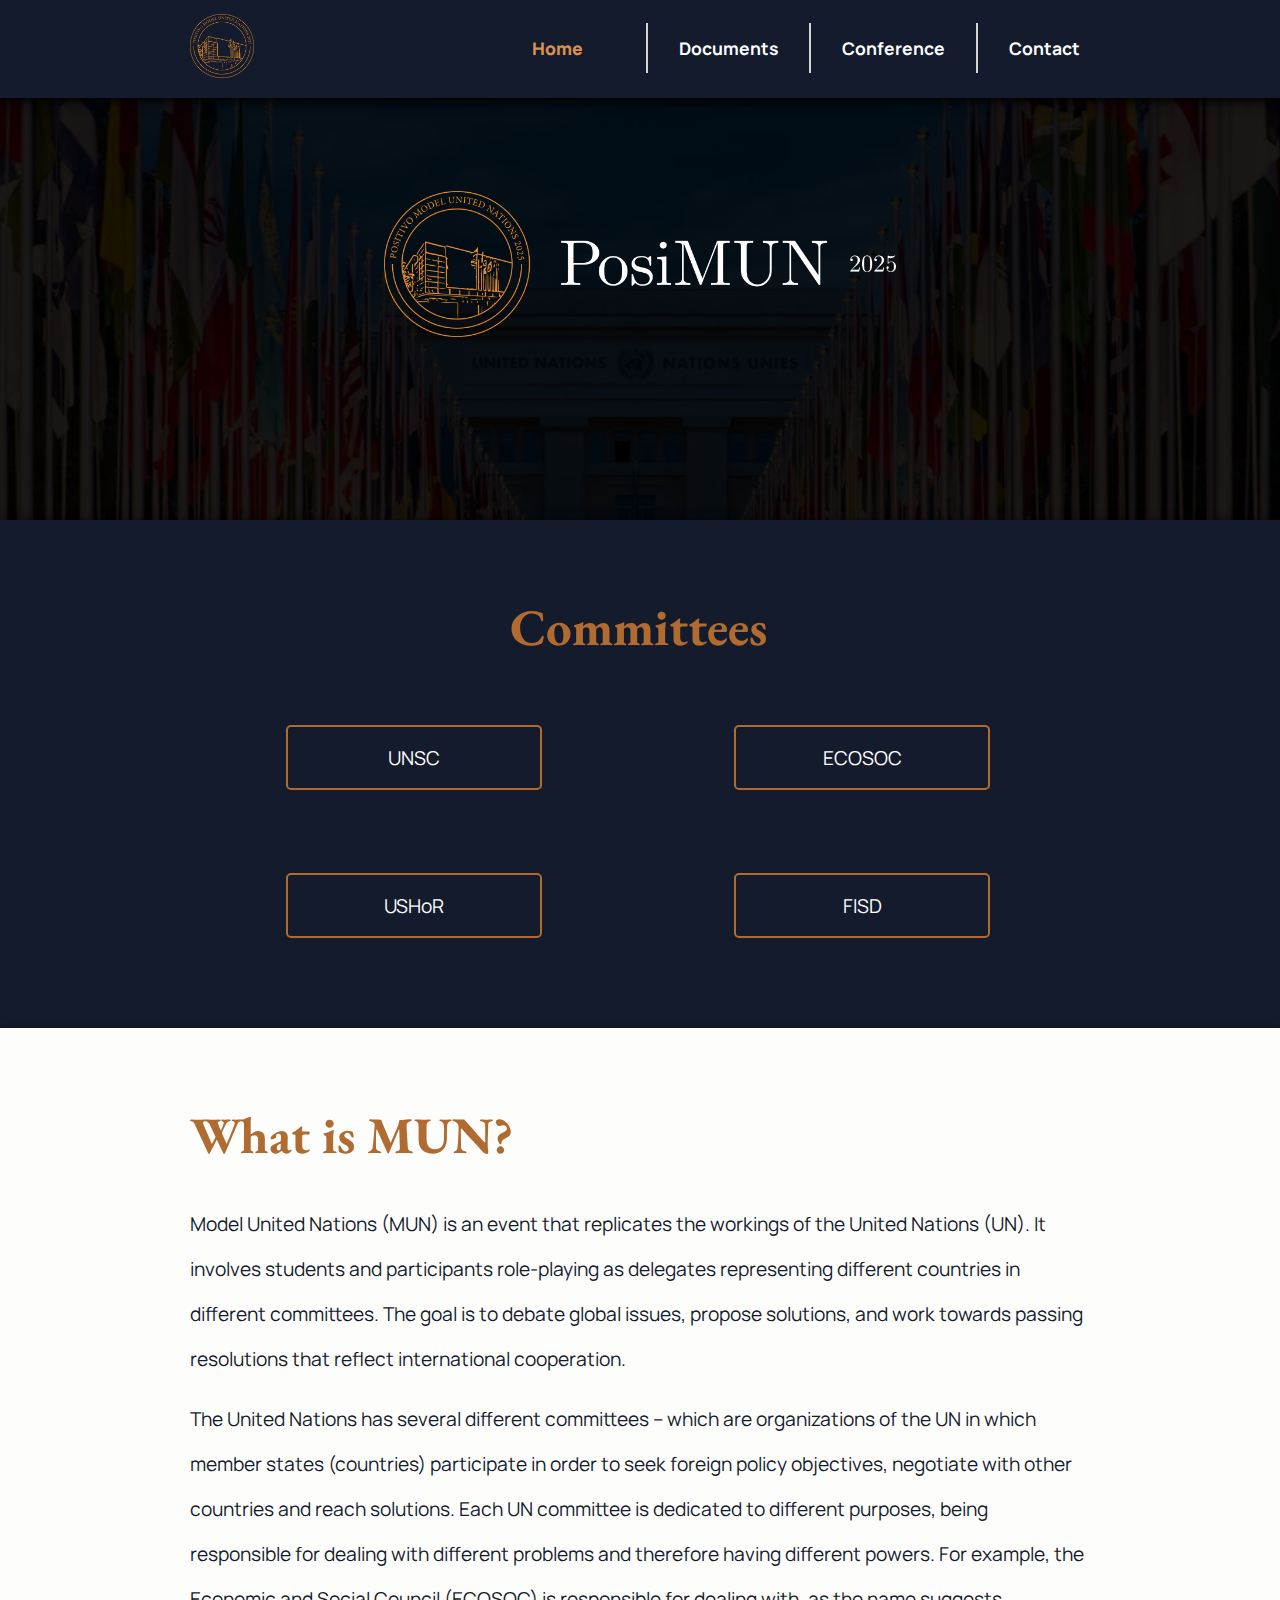
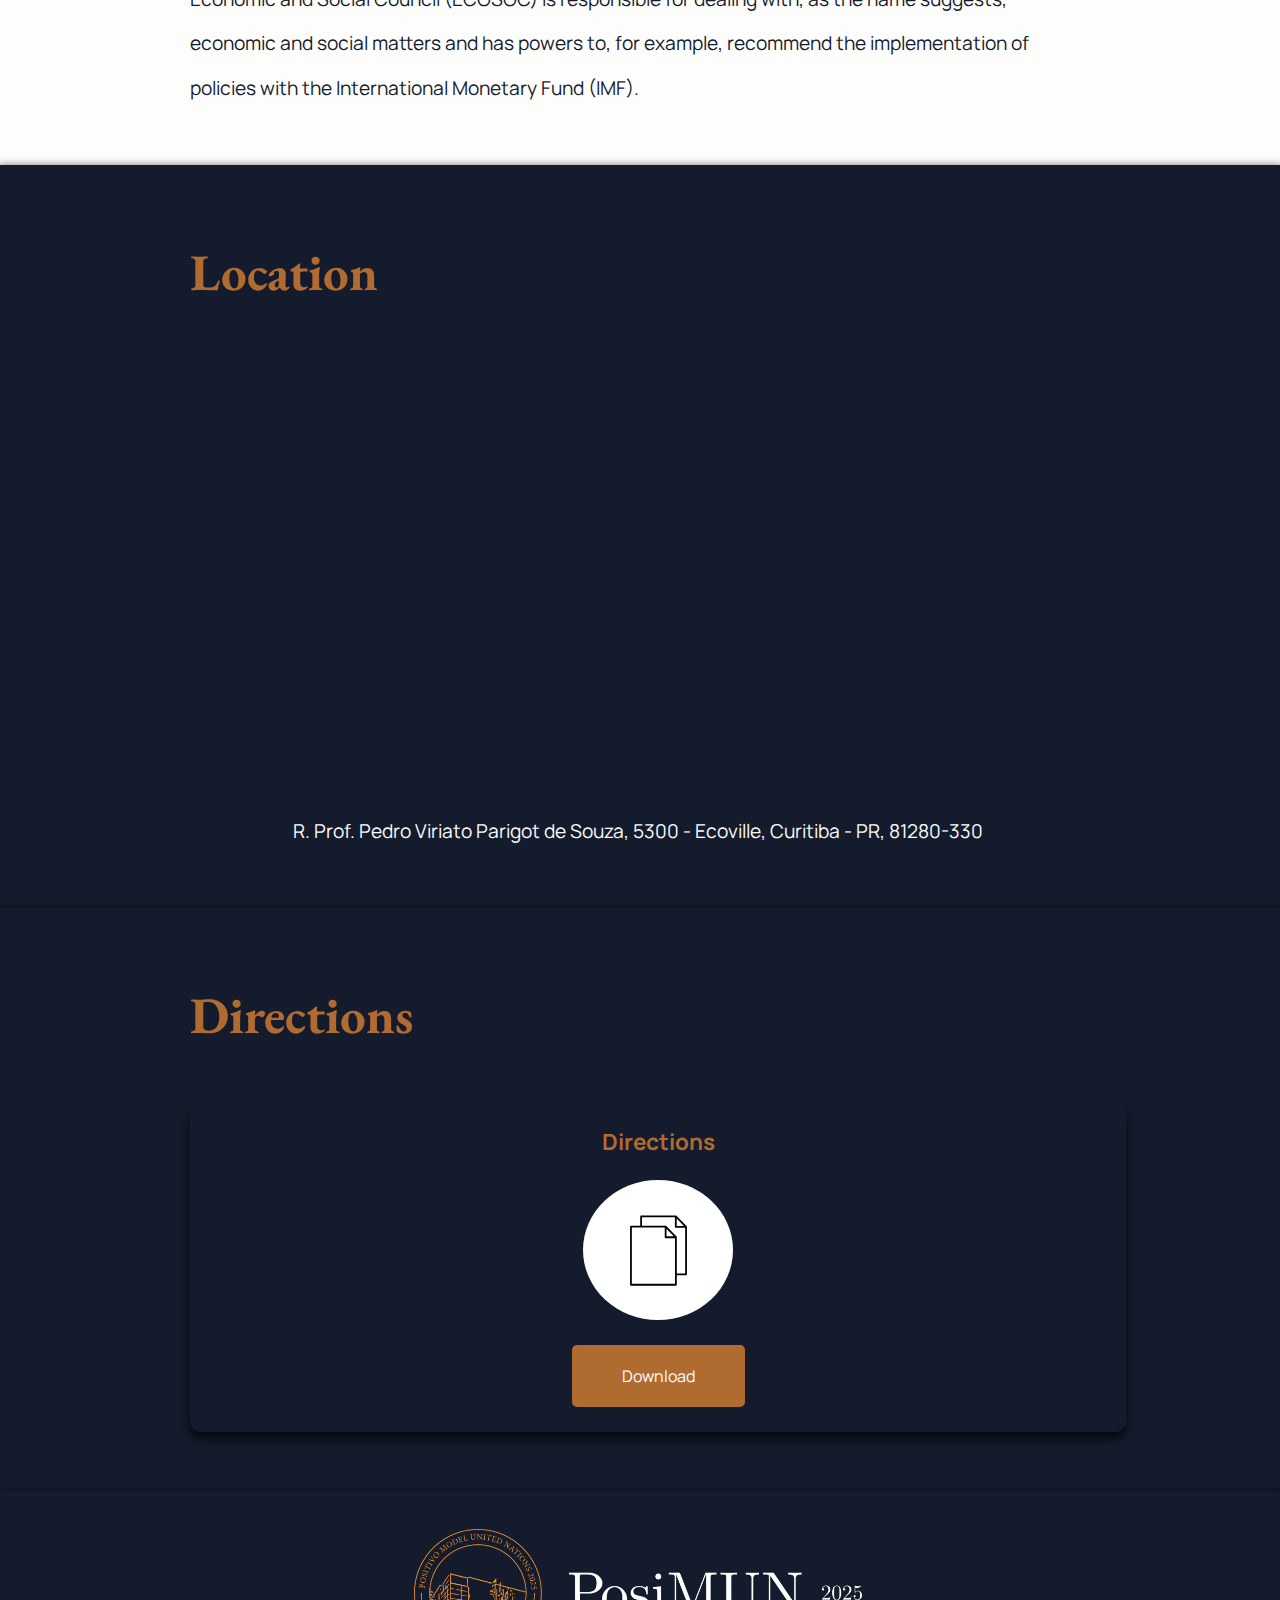
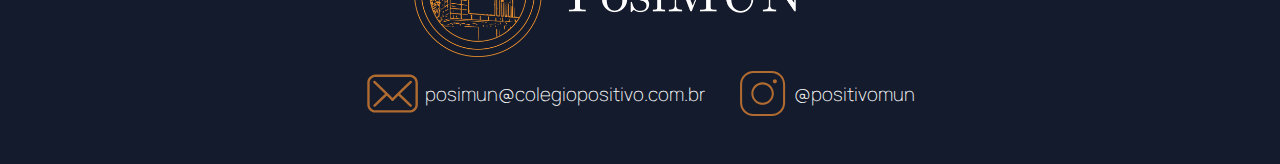
<file: index.html>
<!DOCTYPE html>
<html lang="en">
<head>
   <meta charset="UTF-8">
   <meta name="viewport" content="width=device-width, initial-scale=1.0">
   <title>PosiMUN</title>
   <link rel="stylesheet" type="text/css" href="stylesheet.css">
   <link rel="icon" type="image/x-icon" href="logo-círculo-transparente.png">
   <link rel="preconnect" href="https://fonts.googleapis.com">
   <link rel="preconnect" href="https://fonts.gstatic.com" crossorigin>
   <link href="https://fonts.googleapis.com/css2?family=Chokokutai&family=Cormorant:ital,wght@0,300..700;1,300..700&family=EB+Garamond:ital,wght@0,400..800;1,400..800&family=Kanit:ital,wght@0,100;0,200;0,300;0,400;0,500;0,600;0,700;0,800;0,900;1,100;1,200;1,300;1,400;1,500;1,600;1,700;1,800;1,900&family=Manrope:wght@200..800&family=Nunito+Sans:ital,opsz,wght@0,6..12,200..1000;1,6..12,200..1000&family=Raleway:ital,wght@0,100..900;1,100..900&display=swap" rel="stylesheet">
   <link rel="preconnect" href="https://fonts.googleapis.com">
<link rel="preconnect" href="https://fonts.gstatic.com" crossorigin>
<link href="https://fonts.googleapis.com/css2?family=Chokokutai&family=Cormorant:ital,wght@0,300..700;1,300..700&family=EB+Garamond:ital,wght@0,400..800;1,400..800&family=Kanit:ital,wght@0,100;0,200;0,300;0,400;0,500;0,600;0,700;0,800;0,900;1,100;1,200;1,300;1,400;1,500;1,600;1,700;1,800;1,900&family=Manrope:wght@200..800&family=Nunito+Sans:ital,opsz,wght@0,6..12,200..1000;1,6..12,200..1000&family=Raleway:ital,wght@0,100..900;1,100..900&display=swap" rel="stylesheet">
</head>
<body class="body_frontpage">
   <div class="header_parent">
       <div class="header">
           <div class="logo">
               <a href="index.html">
                   <img src="logo-círculo-transparente.png" alt="PosiMUN" class="PosiMUN_logo_círculo">
               </a> 
           </div>
           <div class="buttons">
               <div>
                   <a href="index.html">
                       <button class="home">
                           Home
                       </button>
                    </a>
                   <a href="Documents.html">
                       <button class="button">
                           Documents
                       </button>
                   </a>
                   <a href="Conference.html">
                       <button class="button">
                            Conference
                       </button>
                   </a>
                   <a href="#rodapé">
                    <button class="resources">
                         Contact
                    </button>
                </a>
               </div>
           </div>
       </div>
   </div>
   <div class="title_parent">
       <img src="logo-transparente2.png" alt="PosiMUN" class="PosiMUN_logo_title">
   </div>
   <div class="conteudo_1_parent">
       <div class="conteudo_1">
           <div class="title_conteudo_1">
               <h1>
                   Committees
               </h1>
           </div>
           <div class="committee_buttons">
               <div>
                   <a href="UNSC.html">
                        <button class="committee">
                           UNSC
                        </button>
                   </a>
               </div>
               <div>
                    <a href="ECOSOC.html">
                        <button class="committee">
                            ECOSOC
                        </button>
                    </a>
               </div>
           </div>
           <div class="committee_buttons">
               <div>
                    <a href="USHoR.html">
                        <button class="committee">
                            USHoR
                        </button>
                    </a>
               </div>
               <div>
                    <a href="FISD.html">
                        <button class="committee">
                                FISD
                        </button>
                    </a>
               </div>
           </div>
       </div>
   </div>
   <div class="conteudo_2_parent">
       <div class="conteudo_2">
           <div class="title_conteudo_2">
               <h1>
                What is MUN?
               </h1>
           </div>
           <div class="conteudo_conteudo_2">
               <h2>
                Model United Nations (MUN) is an event that replicates the workings of the United Nations (UN). It involves students and participants role-playing as delegates representing different countries in different committees. The goal is to debate global issues, propose solutions, and work towards passing resolutions that reflect international cooperation.
                </h2>
                <h2>

                </h2>
                <h2>
                The United Nations has several different committees – which are organizations of the UN in which member states (countries) participate in order to seek foreign policy objectives, negotiate with other countries and reach solutions. Each UN committee is dedicated to different purposes, being responsible for dealing with different problems and therefore having different powers. For example, the Economic and Social Council (ECOSOC) is responsible for dealing with, as the name suggests, economic and social matters and has powers to, for example, recommend the implementation of policies with the International Monetary Fund (IMF). 
                </h2>
           </div>
       </div>
   </div>
   <div class="conteudo_3_parent">
       <div class="conteudo_3">
           <div class="title_conteudo_3">
               <h1>
                   Location
               </h1>
           </div>
           <div>
               <div class="conteudo_conteudo_3">
                   <div>
                       <iframe src="https://www.google.com/maps/embed?pb=!1m18!1m12!1m3!1d3842.0578418834566!2d-49.36284702424747!3d-25.44465443347238!2m3!1f0!2f0!3f0!3m2!1i1024!2i768!4f13.1!3m3!1m2!1s0x94dce2038dfe1843%3A0x4f9895f99ccd86d0!2sPositivo%20International%20School!5e1!3m2!1spt-BR!2sbr!4v1730917500591!5m2!1spt-BR!2sbr" width="600" height="450" style="border:0;" allowfullscreen="" loading="lazy" referrerpolicy="no-referrer-when-downgrade" class="maps"></iframe>
                   </div>
                   <div>
                       <h2>
                           R. Prof. Pedro Viriato Parigot de Souza, 5300 - Ecoville, Curitiba - PR, 81280-330
                       </h2>
                   </div>
               </div>
           </div>
       </div>
   </div>
   <div class="conteudo_3_parent">
    <div class="conteudo_3">
        <div class="title_conteudo_3">
            <h1>
                Directions
            </h1>
        </div>
        <div>
            <div class="conteudo_conteudo_3">
                <div class="download_parent">
                    <div class="download_rop">
                        <div class="rop">
                            <h2>Directions</h2>
                            <div class="logo_circular">
                                <?xml version="1.0" ?><svg data-name="Layer 1" id="Layer_1" viewBox="0 0 512 512" xmlns="http://www.w3.org/2000/svg"><title/><path d="M450.19,94.35c0-.13,0-.27,0-.4s0-.16,0-.25,0-.23-.05-.34L450,93.1a3,3,0,0,0-.08-.32l-.09-.26c0-.1-.07-.21-.11-.31a2.56,2.56,0,0,0-.11-.24c0-.1-.09-.2-.14-.3l-.13-.23a2.68,2.68,0,0,0-.18-.28,1.88,1.88,0,0,0-.16-.23l-.19-.26c-.06-.08-.14-.15-.21-.23l-.15-.18-70-72.2,0,0a2.18,2.18,0,0,0-.22-.21l-.22-.21-.22-.16-.26-.19-.45-.28L377,17a6.15,6.15,0,0,0-2.93-.74H137.27a6.12,6.12,0,0,0-6.12,6.11V87.24H67.92a6.12,6.12,0,0,0-6.11,6.11V489.68a6.12,6.12,0,0,0,6.11,6.11H374.74a6.12,6.12,0,0,0,6.12-6.11V424.76h63.22a6.12,6.12,0,0,0,6.11-6.11V94.35Zm-70-56.93,49.43,51H380.19ZM368.62,483.56H74V99.47H298.61v66.08a6.12,6.12,0,0,0,6.12,6.12h63.89V483.56ZM310.85,108.45l49.44,51H310.85ZM438,412.53h-57.1v-247c0-.06,0-.11,0-.17s0-.27,0-.4l0-.24c0-.12,0-.24-.05-.35l-.06-.26a3,3,0,0,0-.09-.32,2.58,2.58,0,0,0-.08-.26c0-.1-.07-.21-.11-.31a2.56,2.56,0,0,1-.11-.24c-.05-.1-.09-.2-.15-.3l-.13-.23a2.61,2.61,0,0,0-.17-.28l-.16-.23-.19-.26-.21-.23-.16-.18-70-72.2,0,0c-.06-.07-.13-.12-.19-.18s-.17-.17-.26-.24l-.06,0a5.92,5.92,0,0,0-1.46-.88,6.06,6.06,0,0,0-2.38-.48H143.38V28.44H368V94.52a6.12,6.12,0,0,0,6.11,6.12H438Z"/></svg>
                            </div>
                            <a href="PosiMUN Directions.pdf">
                                <button class="btn_download" >Download</button>
                            </a>
                        </div>
                    </div>
                </div>
            </div>
        </div>
    </div>
</div>
   <div id="rodapé" class="rodapé_parent">
       <div class="rodapé">
           <div class="PosiMUN_logo_end">
               <img src="logo-transparente2.png" alt="PosiMUN" class="PosiMUN_logo_end2">
           </div>
           <div class="info_end">
               <div class="info_parent">
                   <div class="info_logo">
                    <svg xmlns="http://www.w3.org/2000/svg" xmlns:xlink="http://www.w3.org/1999/xlink" version="1.1" width="4vw" height="4vw" viewBox="0 0 256 256" xml:space="preserve">

                        <defs>
                        </defs>
                        <g style="stroke: none; stroke-width: 0; stroke-dasharray: none; stroke-linecap: butt; stroke-linejoin: miter; stroke-miterlimit: 10; fill: none; fill-rule: nonzero; opacity: 1;" transform="translate(1.4065934065934016 1.4065934065934016) scale(2.81 2.81)" >
                            <path d="M 75.546 78.738 H 14.455 C 6.484 78.738 0 72.254 0 64.283 V 25.716 c 0 -7.97 6.485 -14.455 14.455 -14.455 h 61.091 c 7.97 0 14.454 6.485 14.454 14.455 v 38.567 C 90 72.254 83.516 78.738 75.546 78.738 z M 14.455 15.488 c -5.64 0 -10.228 4.588 -10.228 10.228 v 38.567 c 0 5.64 4.588 10.229 10.228 10.229 h 61.091 c 5.64 0 10.228 -4.589 10.228 -10.229 V 25.716 c 0 -5.64 -4.588 -10.228 -10.228 -10.228 H 14.455 z" style="stroke: none; stroke-width: 1; stroke-dasharray: none; stroke-linecap: butt; stroke-linejoin: miter; stroke-miterlimit: 10; fill: rgb(176, 107, 49); fill-rule: nonzero; opacity: 1;" transform=" matrix(1 0 0 1 0 0) " stroke-linecap="round" />
                            <path d="M 11.044 25.917 C 21.848 36.445 32.652 46.972 43.456 57.5 c 2.014 1.962 5.105 -1.122 3.088 -3.088 C 35.74 43.885 24.936 33.357 14.132 22.83 C 12.118 20.867 9.027 23.952 11.044 25.917 L 11.044 25.917 z" style="stroke: none; stroke-width: 1; stroke-dasharray: none; stroke-linecap: butt; stroke-linejoin: miter; stroke-miterlimit: 10; fill: rgb(176, 107, 49); fill-rule: nonzero; opacity: 1;" transform=" matrix(1 0 0 1 0 0) " stroke-linecap="round" />
                            <path d="M 46.544 57.5 c 10.804 -10.527 21.608 -21.055 32.412 -31.582 c 2.016 -1.965 -1.073 -5.051 -3.088 -3.088 C 65.064 33.357 54.26 43.885 43.456 54.412 C 41.44 56.377 44.529 59.463 46.544 57.5 L 46.544 57.5 z" style="stroke: none; stroke-width: 1; stroke-dasharray: none; stroke-linecap: butt; stroke-linejoin: miter; stroke-miterlimit: 10; fill: rgb(176, 107, 49); fill-rule: nonzero; opacity: 1;" transform=" matrix(1 0 0 1 0 0) " stroke-linecap="round" />
                            <path d="M 78.837 64.952 c -7.189 -6.818 -14.379 -13.635 -21.568 -20.453 c -2.039 -1.933 -5.132 1.149 -3.088 3.088 c 7.189 6.818 14.379 13.635 21.568 20.453 C 77.788 69.973 80.881 66.89 78.837 64.952 L 78.837 64.952 z" style="stroke: none; stroke-width: 1; stroke-dasharray: none; stroke-linecap: butt; stroke-linejoin: miter; stroke-miterlimit: 10; fill: rgb(176, 107, 49); fill-rule: nonzero; opacity: 1;" transform=" matrix(1 0 0 1 0 0) " stroke-linecap="round" />
                            <path d="M 14.446 68.039 c 7.189 -6.818 14.379 -13.635 21.568 -20.453 c 2.043 -1.938 -1.048 -5.022 -3.088 -3.088 c -7.189 6.818 -14.379 13.635 -21.568 20.453 C 9.315 66.889 12.406 69.974 14.446 68.039 L 14.446 68.039 z" style="stroke: none; stroke-width: 1; stroke-dasharray: none; stroke-linecap: butt; stroke-linejoin: miter; stroke-miterlimit: 10; fill: rgb(176, 107, 49); fill-rule: nonzero; opacity: 1;" transform=" matrix(1 0 0 1 0 0) " stroke-linecap="round" />
                        </g>
                        </svg>
                    </div>
                    <div class="info">
                        <h3 class="posimun_email">
                            posimun@colegiopositivo.com.br
                        </h3>
                    </div>
               </div>
               <div class="info_parent">
                   <div class="info_logo">
                    <svg xmlns="http://www.w3.org/2000/svg" x="0px" y="0px" width="4vw" height="4vw" viewBox="0,0,256,256">
                        <g fill="#b06b31" fill-rule="nonzero" stroke="none" stroke-width="1" stroke-linecap="butt" stroke-linejoin="miter" stroke-miterlimit="10" stroke-dasharray="" stroke-dashoffset="0" font-family="none" font-weight="none" font-size="none" text-anchor="none" style="mix-blend-mode: normal"><g transform="scale(5.12,5.12)"><path d="M16,3c-7.16752,0 -13,5.83248 -13,13v18c0,7.16752 5.83248,13 13,13h18c7.16752,0 13,-5.83248 13,-13v-18c0,-7.16752 -5.83248,-13 -13,-13zM16,5h18c6.08648,0 11,4.91352 11,11v18c0,6.08648 -4.91352,11 -11,11h-18c-6.08648,0 -11,-4.91352 -11,-11v-18c0,-6.08648 4.91352,-11 11,-11zM37,11c-1.10457,0 -2,0.89543 -2,2c0,1.10457 0.89543,2 2,2c1.10457,0 2,-0.89543 2,-2c0,-1.10457 -0.89543,-2 -2,-2zM25,14c-6.06329,0 -11,4.93671 -11,11c0,6.06329 4.93671,11 11,11c6.06329,0 11,-4.93671 11,-11c0,-6.06329 -4.93671,-11 -11,-11zM25,16c4.98241,0 9,4.01759 9,9c0,4.98241 -4.01759,9 -9,9c-4.98241,0 -9,-4.01759 -9,-9c0,-4.98241 4.01759,-9 9,-9z"></path></g></g>
                        </svg>
                   </div>
                   <div class="info">
                        <h3 class="posimun_insta">
                            @positivomun
                        </div>
                   </div>
               </div>
               </div>
           </div>
       </div>
   </div>
</body>
</html>
</file>
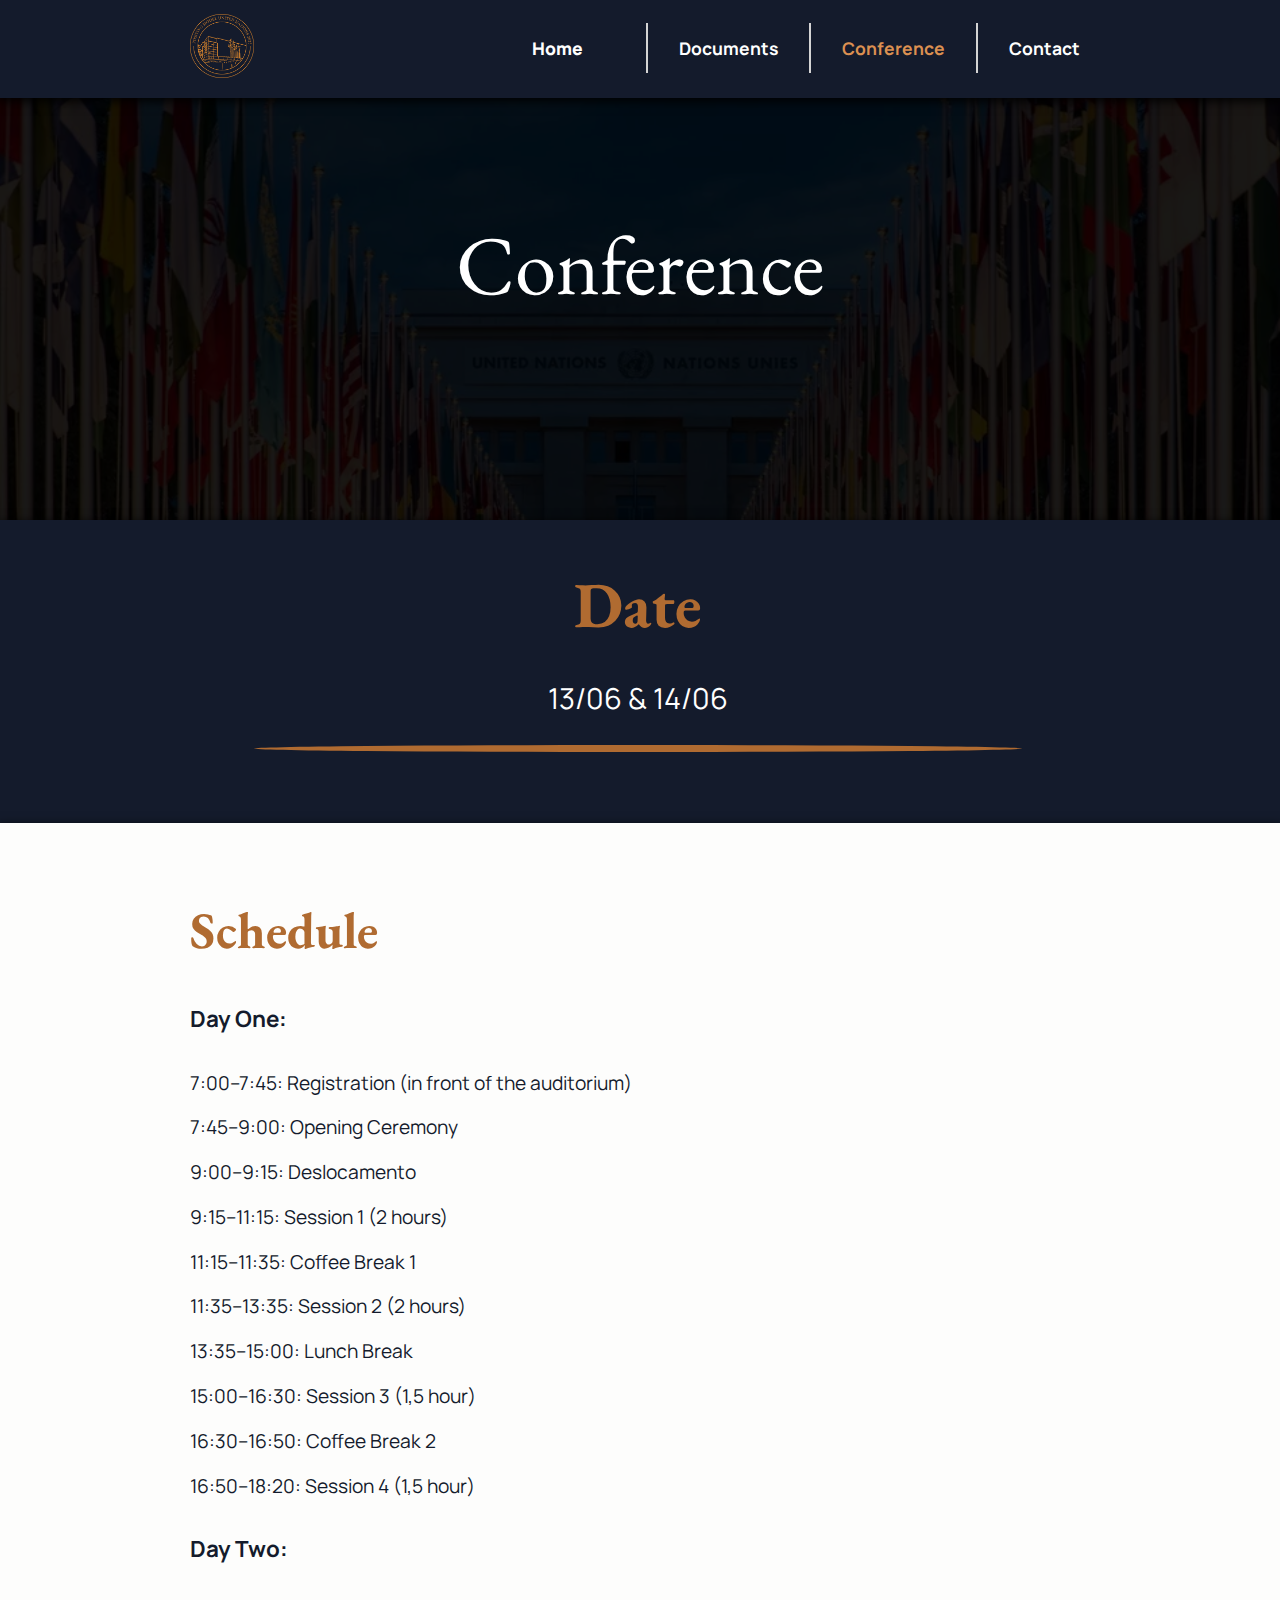
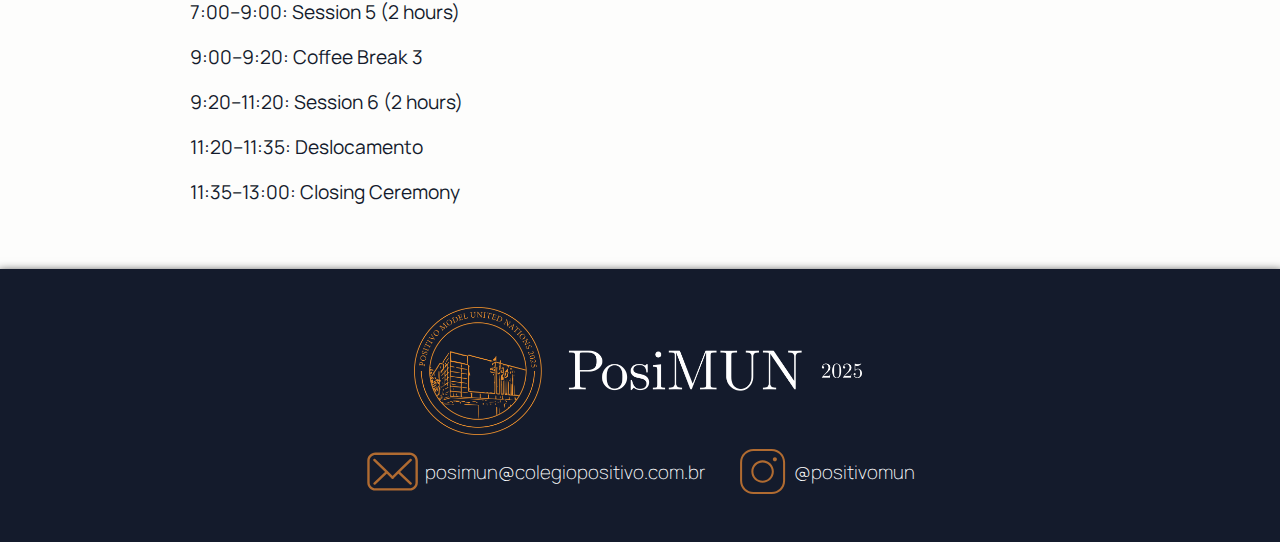
<file: Conference.html>
<!DOCTYPE html>
<html lang="en">
<head>
   <meta charset="UTF-8">
   <meta name="viewport" content="width=device-width, initial-scale=1.0">
   <title>Conference</title>
   <link rel="stylesheet" type="text/css" href="stylesheet.css">
   <link rel="icon" type="image/x-icon" href="logo-círculo-transparente.png">
   <link rel="preconnect" href="https://fonts.googleapis.com">
   <link rel="preconnect" href="https://fonts.gstatic.com" crossorigin>
   <link href="https://fonts.googleapis.com/css2?family=Chokokutai&family=Cormorant:ital,wght@0,300..700;1,300..700&family=EB+Garamond:ital,wght@0,400..800;1,400..800&family=Kanit:ital,wght@0,100;0,200;0,300;0,400;0,500;0,600;0,700;0,800;0,900;1,100;1,200;1,300;1,400;1,500;1,600;1,700;1,800;1,900&family=Manrope:wght@200..800&family=Nunito+Sans:ital,opsz,wght@0,6..12,200..1000;1,6..12,200..1000&family=Raleway:ital,wght@0,100..900;1,100..900&display=swap" rel="stylesheet">
   <link rel="preconnect" href="https://fonts.googleapis.com">
<link rel="preconnect" href="https://fonts.gstatic.com" crossorigin>
<link href="https://fonts.googleapis.com/css2?family=Chokokutai&family=Cormorant:ital,wght@0,300..700;1,300..700&family=EB+Garamond:ital,wght@0,400..800;1,400..800&family=Kanit:ital,wght@0,100;0,200;0,300;0,400;0,500;0,600;0,700;0,800;0,900;1,100;1,200;1,300;1,400;1,500;1,600;1,700;1,800;1,900&family=Manrope:wght@200..800&family=Nunito+Sans:ital,opsz,wght@0,6..12,200..1000;1,6..12,200..1000&family=Raleway:ital,wght@0,100..900;1,100..900&display=swap" rel="stylesheet">
</head>
<body class="body_frontpage">
    <div class="header_parent">
        <div class="header">
            <div class="logo">
                <a href="index.html">
                    <img src="logo-círculo-transparente.png" alt="PosiMUN" class="PosiMUN_logo_círculo">
                </a> 
            </div>
            <div class="buttons">
                <div>
                    <a href="index.html">
                        <button class="home_white">
                            Home
                        </button>
                     </a>
                    <a href="Documents.html">
                        <button class="button">
                            Documents
                        </button>
                    </a>
                    <a href="Conference.html">
                        <button class="resources_conference">
                             Conference
                        </button>
                    </a>
                    <a href="#rodapé">
                     <button class="resources">
                          Contact
                     </button>
                 </a>
                </div>
            </div>
        </div>
    </div>
   <div class="title_parent">
       <h1>
           Conference
       </h1>
   </div>
    <div class="conteudo_1_parent">
        <div class="conteudo_1">
            <div class="title_topic">
                <h1>
                    Date
                </h1>
            </div>
            <div class="conteudo_topic">
                <h2>
                    13/06 & 14/06
                </h2>
            </div>
        </div>
    </div>
   <div class="conteudo_2_parent">
       <div class="conteudo_2">
           <div class="title_conteudo_2">
               <h1>
                    Schedule
               </h1>
           </div>
           <div class="conteudo_conteudo_2">
               <h2 class="day">
                    Day One:
               </h2>
               <h2>
                    7:00–7:45: 		Registration (in front of the auditorium)<br />
                    7:45–9:00: 		Opening Ceremony <br />
                    9:00–9:15: 		Deslocamento <br />
                    9:15–11:15: 		Session 1 (2 hours) <br />
                    11:15–11:35: 		Coffee Break 1 <br />
                    11:35–13:35: 		Session 2 (2 hours) <br />
                    13:35–15:00: 		Lunch Break <br />
                    15:00–16:30: 		Session 3 (1,5 hour) <br />
                    16:30–16:50: 		Coffee Break 2 <br />
                    16:50–18:20: 		Session 4 (1,5 hour) <br />
                </h2>
                <h2 class="day">
                    Day Two:
                </h2>
                <h2>
                    7:00–9:00: 		Session 5 (2 hours) <br />
                    9:00–9:20: 		Coffee Break 3 <br />
                    9:20–11:20: 		Session 6 (2 hours) <br />
                    11:20–11:35: 		Deslocamento <br />
                    11:35–13:00: 		Closing Ceremony <br />
                </h2>
           </div>
       </div>
   </div>
   <div id="rodapé" class="rodapé_parent">
    <div class="rodapé">
        <div class="PosiMUN_logo_end">
            <img src="logo-transparente2.png" alt="PosiMUN" class="PosiMUN_logo_end2">
        </div>
        <div class="info_end">
            <div class="info_parent">
                <div class="info_logo">
                 <svg xmlns="http://www.w3.org/2000/svg" xmlns:xlink="http://www.w3.org/1999/xlink" version="1.1" width="4vw" height="4vw" viewBox="0 0 256 256" xml:space="preserve">

                     <defs>
                     </defs>
                     <g style="stroke: none; stroke-width: 0; stroke-dasharray: none; stroke-linecap: butt; stroke-linejoin: miter; stroke-miterlimit: 10; fill: none; fill-rule: nonzero; opacity: 1;" transform="translate(1.4065934065934016 1.4065934065934016) scale(2.81 2.81)" >
                         <path d="M 75.546 78.738 H 14.455 C 6.484 78.738 0 72.254 0 64.283 V 25.716 c 0 -7.97 6.485 -14.455 14.455 -14.455 h 61.091 c 7.97 0 14.454 6.485 14.454 14.455 v 38.567 C 90 72.254 83.516 78.738 75.546 78.738 z M 14.455 15.488 c -5.64 0 -10.228 4.588 -10.228 10.228 v 38.567 c 0 5.64 4.588 10.229 10.228 10.229 h 61.091 c 5.64 0 10.228 -4.589 10.228 -10.229 V 25.716 c 0 -5.64 -4.588 -10.228 -10.228 -10.228 H 14.455 z" style="stroke: none; stroke-width: 1; stroke-dasharray: none; stroke-linecap: butt; stroke-linejoin: miter; stroke-miterlimit: 10; fill: rgb(176, 107, 49); fill-rule: nonzero; opacity: 1;" transform=" matrix(1 0 0 1 0 0) " stroke-linecap="round" />
                         <path d="M 11.044 25.917 C 21.848 36.445 32.652 46.972 43.456 57.5 c 2.014 1.962 5.105 -1.122 3.088 -3.088 C 35.74 43.885 24.936 33.357 14.132 22.83 C 12.118 20.867 9.027 23.952 11.044 25.917 L 11.044 25.917 z" style="stroke: none; stroke-width: 1; stroke-dasharray: none; stroke-linecap: butt; stroke-linejoin: miter; stroke-miterlimit: 10; fill: rgb(176, 107, 49); fill-rule: nonzero; opacity: 1;" transform=" matrix(1 0 0 1 0 0) " stroke-linecap="round" />
                         <path d="M 46.544 57.5 c 10.804 -10.527 21.608 -21.055 32.412 -31.582 c 2.016 -1.965 -1.073 -5.051 -3.088 -3.088 C 65.064 33.357 54.26 43.885 43.456 54.412 C 41.44 56.377 44.529 59.463 46.544 57.5 L 46.544 57.5 z" style="stroke: none; stroke-width: 1; stroke-dasharray: none; stroke-linecap: butt; stroke-linejoin: miter; stroke-miterlimit: 10; fill: rgb(176, 107, 49); fill-rule: nonzero; opacity: 1;" transform=" matrix(1 0 0 1 0 0) " stroke-linecap="round" />
                         <path d="M 78.837 64.952 c -7.189 -6.818 -14.379 -13.635 -21.568 -20.453 c -2.039 -1.933 -5.132 1.149 -3.088 3.088 c 7.189 6.818 14.379 13.635 21.568 20.453 C 77.788 69.973 80.881 66.89 78.837 64.952 L 78.837 64.952 z" style="stroke: none; stroke-width: 1; stroke-dasharray: none; stroke-linecap: butt; stroke-linejoin: miter; stroke-miterlimit: 10; fill: rgb(176, 107, 49); fill-rule: nonzero; opacity: 1;" transform=" matrix(1 0 0 1 0 0) " stroke-linecap="round" />
                         <path d="M 14.446 68.039 c 7.189 -6.818 14.379 -13.635 21.568 -20.453 c 2.043 -1.938 -1.048 -5.022 -3.088 -3.088 c -7.189 6.818 -14.379 13.635 -21.568 20.453 C 9.315 66.889 12.406 69.974 14.446 68.039 L 14.446 68.039 z" style="stroke: none; stroke-width: 1; stroke-dasharray: none; stroke-linecap: butt; stroke-linejoin: miter; stroke-miterlimit: 10; fill: rgb(176, 107, 49); fill-rule: nonzero; opacity: 1;" transform=" matrix(1 0 0 1 0 0) " stroke-linecap="round" />
                     </g>
                     </svg>
                 </div>
                 <div class="info">
                     <h3 class="posimun_email">
                         posimun@colegiopositivo.com.br
                     </h3>
                 </div>
            </div>
            <div class="info_parent">
                <div class="info_logo">
                 <svg xmlns="http://www.w3.org/2000/svg" x="0px" y="0px" width="4vw" height="4vw" viewBox="0,0,256,256">
                     <g fill="#b06b31" fill-rule="nonzero" stroke="none" stroke-width="1" stroke-linecap="butt" stroke-linejoin="miter" stroke-miterlimit="10" stroke-dasharray="" stroke-dashoffset="0" font-family="none" font-weight="none" font-size="none" text-anchor="none" style="mix-blend-mode: normal"><g transform="scale(5.12,5.12)"><path d="M16,3c-7.16752,0 -13,5.83248 -13,13v18c0,7.16752 5.83248,13 13,13h18c7.16752,0 13,-5.83248 13,-13v-18c0,-7.16752 -5.83248,-13 -13,-13zM16,5h18c6.08648,0 11,4.91352 11,11v18c0,6.08648 -4.91352,11 -11,11h-18c-6.08648,0 -11,-4.91352 -11,-11v-18c0,-6.08648 4.91352,-11 11,-11zM37,11c-1.10457,0 -2,0.89543 -2,2c0,1.10457 0.89543,2 2,2c1.10457,0 2,-0.89543 2,-2c0,-1.10457 -0.89543,-2 -2,-2zM25,14c-6.06329,0 -11,4.93671 -11,11c0,6.06329 4.93671,11 11,11c6.06329,0 11,-4.93671 11,-11c0,-6.06329 -4.93671,-11 -11,-11zM25,16c4.98241,0 9,4.01759 9,9c0,4.98241 -4.01759,9 -9,9c-4.98241,0 -9,-4.01759 -9,-9c0,-4.98241 4.01759,-9 9,-9z"></path></g></g>
                     </svg>
                </div>
                <div class="info">
                     <h3 class="posimun_insta">
                         @positivomun
                     </div>
                </div>
            </div>
            </div>
        </div>
    </div>
</div>
</body>
</html>
</file>
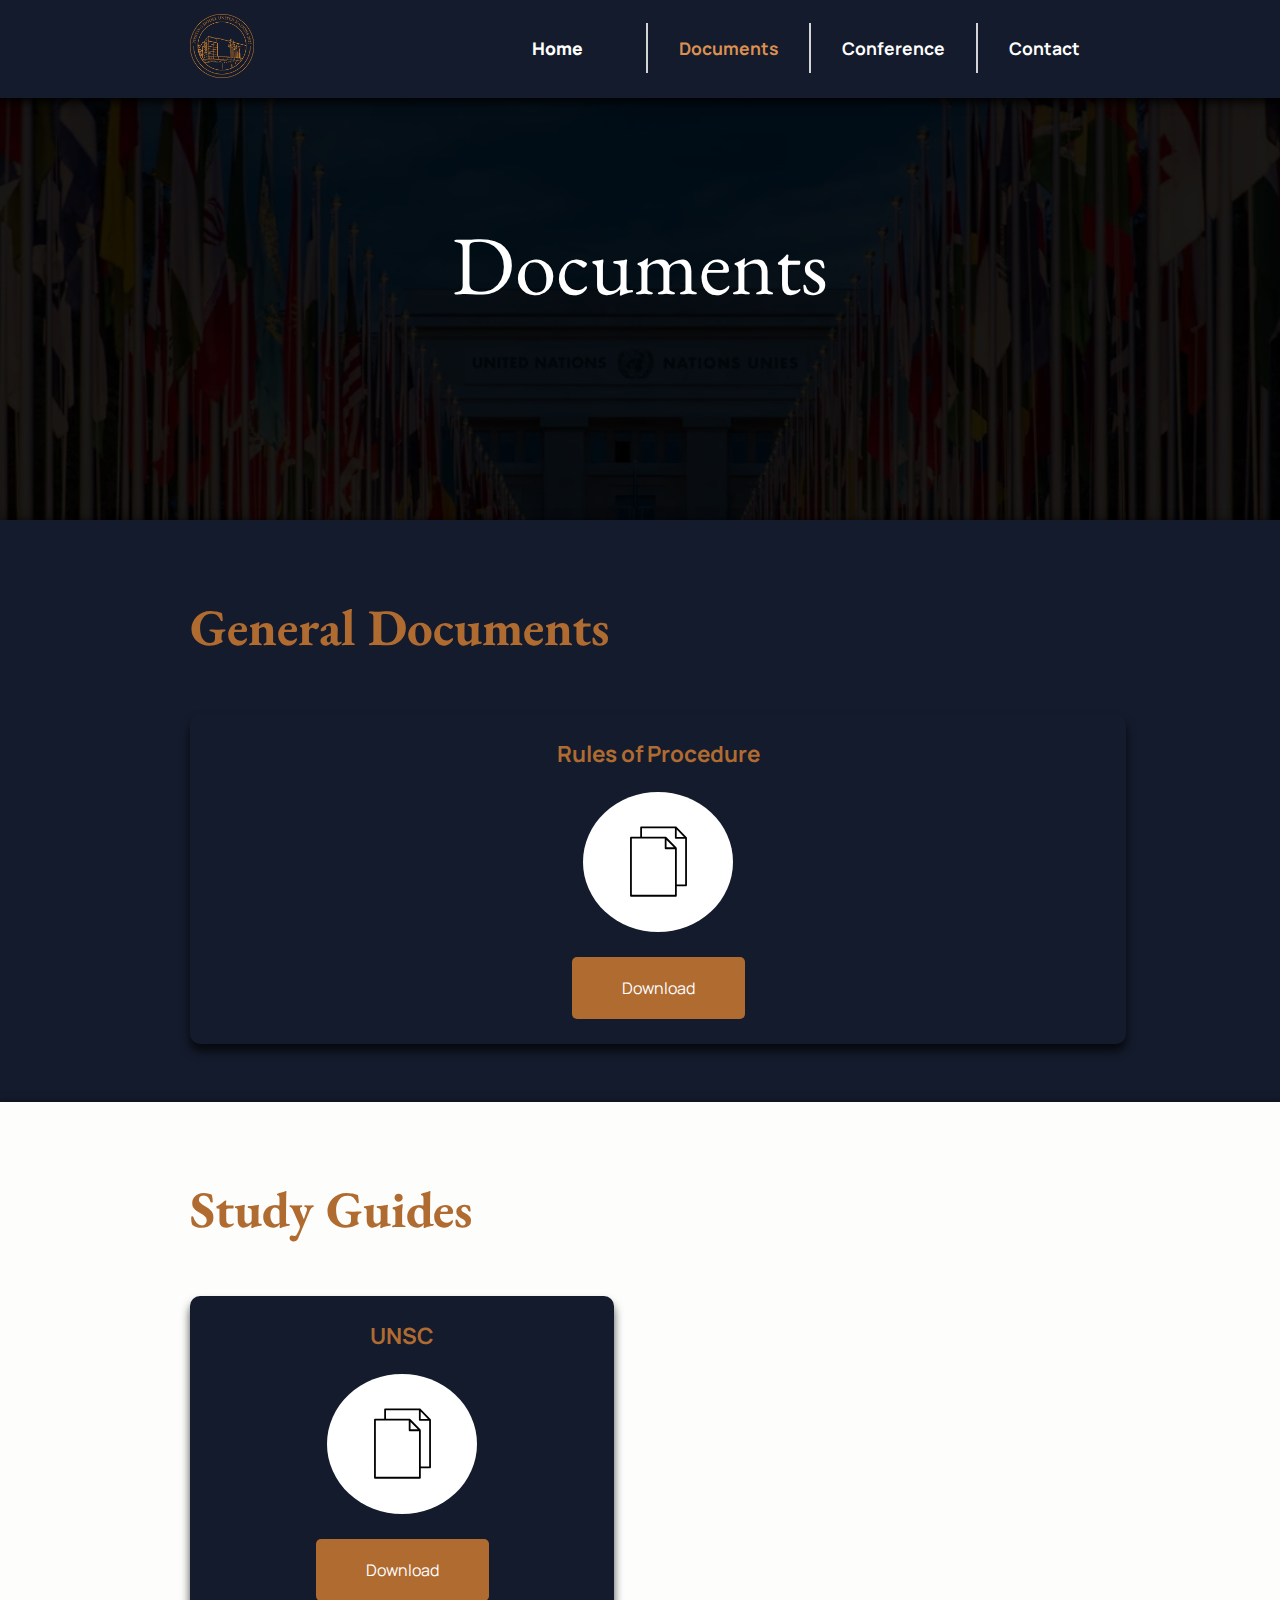
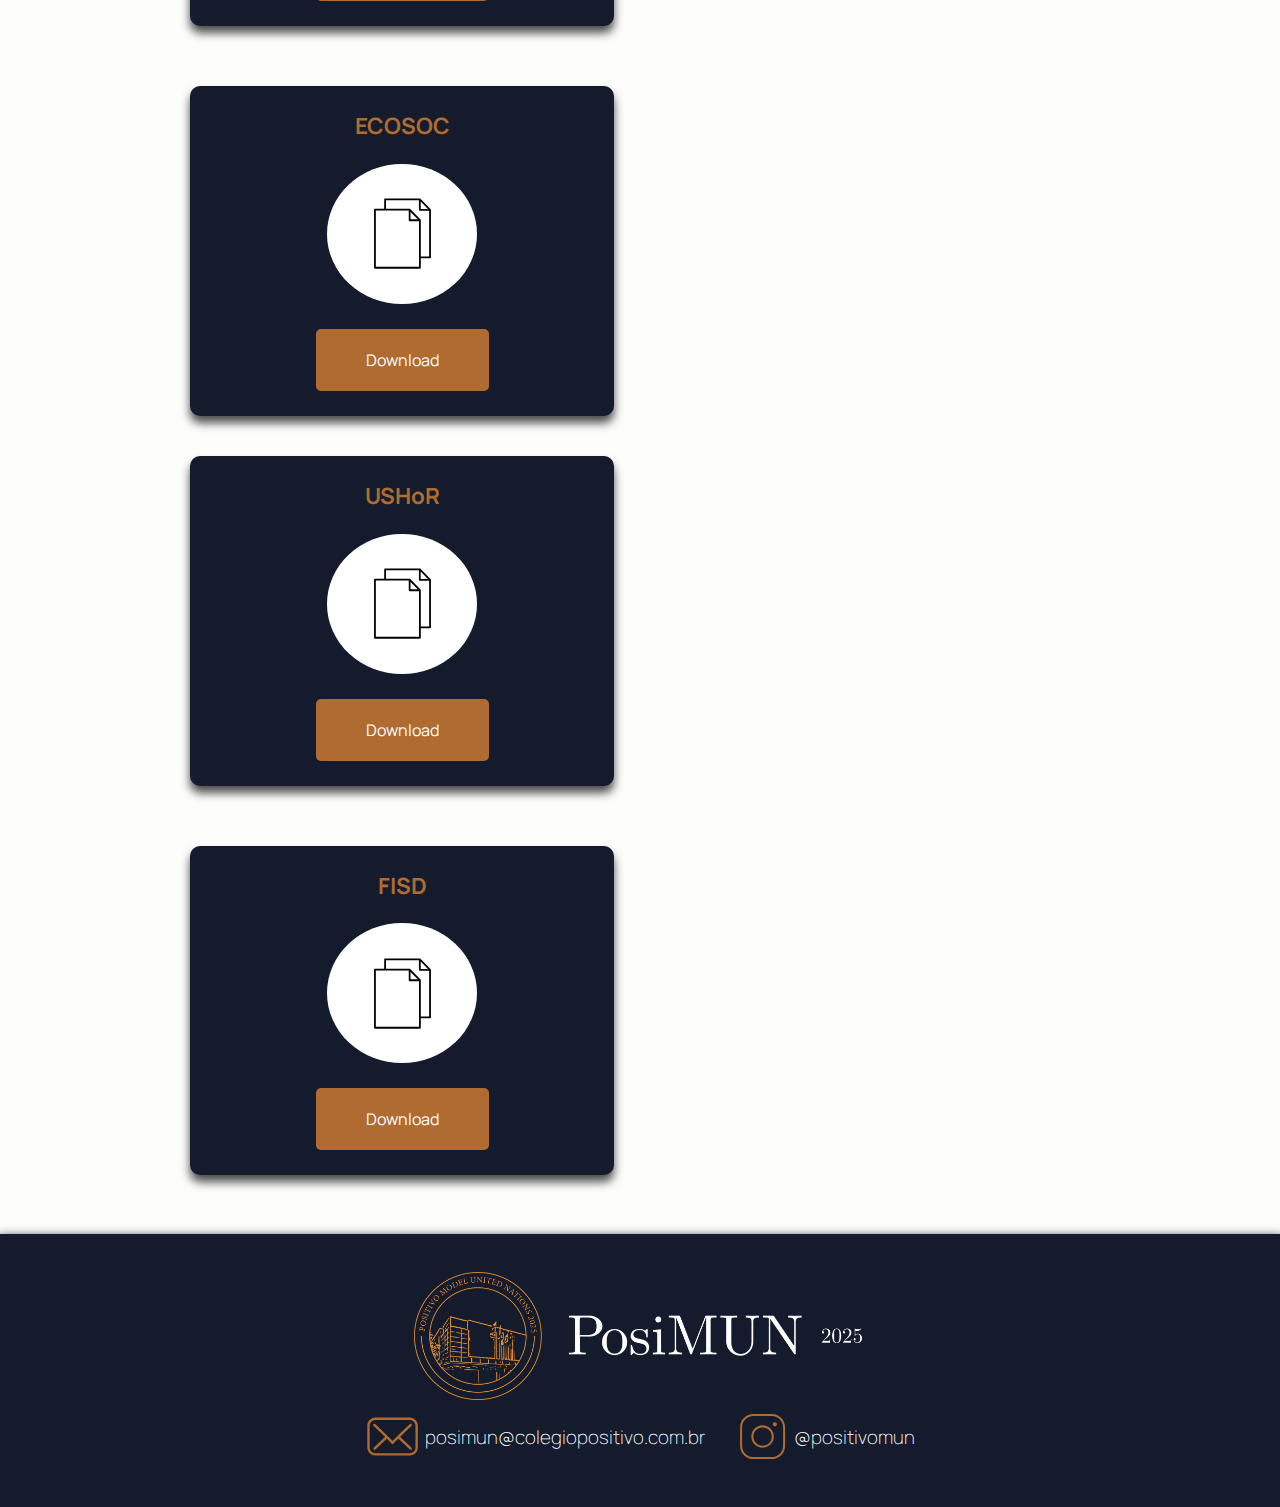
<file: Documents.html>
<!DOCTYPE html>
<html lang="en">
<head>
   <meta charset="UTF-8">
   <meta name="viewport" content="width=device-width, initial-scale=1.0">
   <title>Documents</title>
   <link rel="stylesheet" type="text/css" href="stylesheet.css">
   <link rel="icon" type="image/x-icon" href="logo-círculo-transparente.png">
   <link rel="preconnect" href="https://fonts.googleapis.com">
   <link rel="preconnect" href="https://fonts.gstatic.com" crossorigin>
   <link href="https://fonts.googleapis.com/css2?family=Chokokutai&family=Cormorant:ital,wght@0,300..700;1,300..700&family=EB+Garamond:ital,wght@0,400..800;1,400..800&family=Kanit:ital,wght@0,100;0,200;0,300;0,400;0,500;0,600;0,700;0,800;0,900;1,100;1,200;1,300;1,400;1,500;1,600;1,700;1,800;1,900&family=Manrope:wght@200..800&family=Nunito+Sans:ital,opsz,wght@0,6..12,200..1000;1,6..12,200..1000&family=Raleway:ital,wght@0,100..900;1,100..900&display=swap" rel="stylesheet">
   <link rel="preconnect" href="https://fonts.googleapis.com">
<link rel="preconnect" href="https://fonts.gstatic.com" crossorigin>
<link href="https://fonts.googleapis.com/css2?family=Chokokutai&family=Cormorant:ital,wght@0,300..700;1,300..700&family=EB+Garamond:ital,wght@0,400..800;1,400..800&family=Kanit:ital,wght@0,100;0,200;0,300;0,400;0,500;0,600;0,700;0,800;0,900;1,100;1,200;1,300;1,400;1,500;1,600;1,700;1,800;1,900&family=Manrope:wght@200..800&family=Nunito+Sans:ital,opsz,wght@0,6..12,200..1000;1,6..12,200..1000&family=Raleway:ital,wght@0,100..900;1,100..900&display=swap" rel="stylesheet">
</head>
<body class="body_frontpage">
    <div class="header_parent">
        <div class="header">
            <div class="logo">
                <a href="index.html">
                    <img src="logo-círculo-transparente.png" alt="PosiMUN" class="PosiMUN_logo_círculo">
                </a> 
            </div>
            <div class="buttons">
                <div>
                    <a href="index.html">
                        <button class="home_white">
                            Home
                        </button>
                     </a>
                    <a href="Documents.html">
                        <button class="button_doc">
                            Documents
                        </button>
                    </a>
                    <a href="Conference.html">
                        <button class="button">
                             Conference
                        </button>
                    </a>
                    <a href="#rodapé">
                     <button class="resources">
                          Contact
                     </button>
                 </a>
                </div>
            </div>
        </div>
    </div>
   <div class="title_parent">
        <h1>
            Documents
        </h1>
    </div>
    <div class="conteudo_3_parent">
        <div class="conteudo_3">
            <div class="title_conteudo_3">
                <h1>
                    General Documents
                </h1>
            </div>
            <div>
                <div class="conteudo_conteudo_3">
                    <div class="download_parent">
                        <div class="download_rop">
                            <div class="rop">
                                <h2>Rules of Procedure</h2>
                                <div class="logo_circular">
                                    <?xml version="1.0" ?><svg data-name="Layer 1" id="Layer_1" viewBox="0 0 512 512" xmlns="http://www.w3.org/2000/svg"><title/><path d="M450.19,94.35c0-.13,0-.27,0-.4s0-.16,0-.25,0-.23-.05-.34L450,93.1a3,3,0,0,0-.08-.32l-.09-.26c0-.1-.07-.21-.11-.31a2.56,2.56,0,0,0-.11-.24c0-.1-.09-.2-.14-.3l-.13-.23a2.68,2.68,0,0,0-.18-.28,1.88,1.88,0,0,0-.16-.23l-.19-.26c-.06-.08-.14-.15-.21-.23l-.15-.18-70-72.2,0,0a2.18,2.18,0,0,0-.22-.21l-.22-.21-.22-.16-.26-.19-.45-.28L377,17a6.15,6.15,0,0,0-2.93-.74H137.27a6.12,6.12,0,0,0-6.12,6.11V87.24H67.92a6.12,6.12,0,0,0-6.11,6.11V489.68a6.12,6.12,0,0,0,6.11,6.11H374.74a6.12,6.12,0,0,0,6.12-6.11V424.76h63.22a6.12,6.12,0,0,0,6.11-6.11V94.35Zm-70-56.93,49.43,51H380.19ZM368.62,483.56H74V99.47H298.61v66.08a6.12,6.12,0,0,0,6.12,6.12h63.89V483.56ZM310.85,108.45l49.44,51H310.85ZM438,412.53h-57.1v-247c0-.06,0-.11,0-.17s0-.27,0-.4l0-.24c0-.12,0-.24-.05-.35l-.06-.26a3,3,0,0,0-.09-.32,2.58,2.58,0,0,0-.08-.26c0-.1-.07-.21-.11-.31a2.56,2.56,0,0,1-.11-.24c-.05-.1-.09-.2-.15-.3l-.13-.23a2.61,2.61,0,0,0-.17-.28l-.16-.23-.19-.26-.21-.23-.16-.18-70-72.2,0,0c-.06-.07-.13-.12-.19-.18s-.17-.17-.26-.24l-.06,0a5.92,5.92,0,0,0-1.46-.88,6.06,6.06,0,0,0-2.38-.48H143.38V28.44H368V94.52a6.12,6.12,0,0,0,6.11,6.12H438Z"/></svg>
                                </div>
                                <a href="Rules of Procedure PosiMUN.pdf">
                                    <button class="btn_download">Download</button>
                                </a>
                            </div>
                        </div>
                    </div>
                </div>
            </div>
        </div>
    </div>
    <div class="conteudo_2_parent">
        <div class="conteudo_2">
            <div class="title_conteudo_2">
                <h1>
                    Study Guides
                </h1>
            </div>
            <div class="download_parent">
                <div class="download">
                    <div class="bloco">
                        <h2>UNSC</h2>
                        <div class="logo_circular">
                            <?xml version="1.0" ?><svg data-name="Layer 1" id="Layer_1" viewBox="0 0 512 512" xmlns="http://www.w3.org/2000/svg"><title/><path d="M450.19,94.35c0-.13,0-.27,0-.4s0-.16,0-.25,0-.23-.05-.34L450,93.1a3,3,0,0,0-.08-.32l-.09-.26c0-.1-.07-.21-.11-.31a2.56,2.56,0,0,0-.11-.24c0-.1-.09-.2-.14-.3l-.13-.23a2.68,2.68,0,0,0-.18-.28,1.88,1.88,0,0,0-.16-.23l-.19-.26c-.06-.08-.14-.15-.21-.23l-.15-.18-70-72.2,0,0a2.18,2.18,0,0,0-.22-.21l-.22-.21-.22-.16-.26-.19-.45-.28L377,17a6.15,6.15,0,0,0-2.93-.74H137.27a6.12,6.12,0,0,0-6.12,6.11V87.24H67.92a6.12,6.12,0,0,0-6.11,6.11V489.68a6.12,6.12,0,0,0,6.11,6.11H374.74a6.12,6.12,0,0,0,6.12-6.11V424.76h63.22a6.12,6.12,0,0,0,6.11-6.11V94.35Zm-70-56.93,49.43,51H380.19ZM368.62,483.56H74V99.47H298.61v66.08a6.12,6.12,0,0,0,6.12,6.12h63.89V483.56ZM310.85,108.45l49.44,51H310.85ZM438,412.53h-57.1v-247c0-.06,0-.11,0-.17s0-.27,0-.4l0-.24c0-.12,0-.24-.05-.35l-.06-.26a3,3,0,0,0-.09-.32,2.58,2.58,0,0,0-.08-.26c0-.1-.07-.21-.11-.31a2.56,2.56,0,0,1-.11-.24c-.05-.1-.09-.2-.15-.3l-.13-.23a2.61,2.61,0,0,0-.17-.28l-.16-.23-.19-.26-.21-.23-.16-.18-70-72.2,0,0c-.06-.07-.13-.12-.19-.18s-.17-.17-.26-.24l-.06,0a5.92,5.92,0,0,0-1.46-.88,6.06,6.06,0,0,0-2.38-.48H143.38V28.44H368V94.52a6.12,6.12,0,0,0,6.11,6.12H438Z"/></svg>
                        </div>
                        <a href="UNSC Guide PosiMUN.pdf">
                            <button class="btn_download">Download</button>
                        </a>
                    </div>
                </div>
                <div class="download">
                    <div class="bloco">
                        <h2>ECOSOC</h2>
                        <div class="logo_circular">
                            <?xml version="1.0" ?><svg data-name="Layer 1" id="Layer_1" viewBox="0 0 512 512" xmlns="http://www.w3.org/2000/svg"><title/><path d="M450.19,94.35c0-.13,0-.27,0-.4s0-.16,0-.25,0-.23-.05-.34L450,93.1a3,3,0,0,0-.08-.32l-.09-.26c0-.1-.07-.21-.11-.31a2.56,2.56,0,0,0-.11-.24c0-.1-.09-.2-.14-.3l-.13-.23a2.68,2.68,0,0,0-.18-.28,1.88,1.88,0,0,0-.16-.23l-.19-.26c-.06-.08-.14-.15-.21-.23l-.15-.18-70-72.2,0,0a2.18,2.18,0,0,0-.22-.21l-.22-.21-.22-.16-.26-.19-.45-.28L377,17a6.15,6.15,0,0,0-2.93-.74H137.27a6.12,6.12,0,0,0-6.12,6.11V87.24H67.92a6.12,6.12,0,0,0-6.11,6.11V489.68a6.12,6.12,0,0,0,6.11,6.11H374.74a6.12,6.12,0,0,0,6.12-6.11V424.76h63.22a6.12,6.12,0,0,0,6.11-6.11V94.35Zm-70-56.93,49.43,51H380.19ZM368.62,483.56H74V99.47H298.61v66.08a6.12,6.12,0,0,0,6.12,6.12h63.89V483.56ZM310.85,108.45l49.44,51H310.85ZM438,412.53h-57.1v-247c0-.06,0-.11,0-.17s0-.27,0-.4l0-.24c0-.12,0-.24-.05-.35l-.06-.26a3,3,0,0,0-.09-.32,2.58,2.58,0,0,0-.08-.26c0-.1-.07-.21-.11-.31a2.56,2.56,0,0,1-.11-.24c-.05-.1-.09-.2-.15-.3l-.13-.23a2.61,2.61,0,0,0-.17-.28l-.16-.23-.19-.26-.21-.23-.16-.18-70-72.2,0,0c-.06-.07-.13-.12-.19-.18s-.17-.17-.26-.24l-.06,0a5.92,5.92,0,0,0-1.46-.88,6.06,6.06,0,0,0-2.38-.48H143.38V28.44H368V94.52a6.12,6.12,0,0,0,6.11,6.12H438Z"/></svg>
                        </div>
                        <a href="ECOSOC Study Guide PosiMUN.pdf">
                            <button class="btn_download">Download</button>
                        </a>
                    </div>
                </div>
            </div>
            <div class="download_parent">
                <div class="download">
                    <div class="bloco">
                        <h2>USHoR</h2>
                        <div class="logo_circular">
                            <?xml version="1.0" ?><svg data-name="Layer 1" id="Layer_1" viewBox="0 0 512 512" xmlns="http://www.w3.org/2000/svg"><title/><path d="M450.19,94.35c0-.13,0-.27,0-.4s0-.16,0-.25,0-.23-.05-.34L450,93.1a3,3,0,0,0-.08-.32l-.09-.26c0-.1-.07-.21-.11-.31a2.56,2.56,0,0,0-.11-.24c0-.1-.09-.2-.14-.3l-.13-.23a2.68,2.68,0,0,0-.18-.28,1.88,1.88,0,0,0-.16-.23l-.19-.26c-.06-.08-.14-.15-.21-.23l-.15-.18-70-72.2,0,0a2.18,2.18,0,0,0-.22-.21l-.22-.21-.22-.16-.26-.19-.45-.28L377,17a6.15,6.15,0,0,0-2.93-.74H137.27a6.12,6.12,0,0,0-6.12,6.11V87.24H67.92a6.12,6.12,0,0,0-6.11,6.11V489.68a6.12,6.12,0,0,0,6.11,6.11H374.74a6.12,6.12,0,0,0,6.12-6.11V424.76h63.22a6.12,6.12,0,0,0,6.11-6.11V94.35Zm-70-56.93,49.43,51H380.19ZM368.62,483.56H74V99.47H298.61v66.08a6.12,6.12,0,0,0,6.12,6.12h63.89V483.56ZM310.85,108.45l49.44,51H310.85ZM438,412.53h-57.1v-247c0-.06,0-.11,0-.17s0-.27,0-.4l0-.24c0-.12,0-.24-.05-.35l-.06-.26a3,3,0,0,0-.09-.32,2.58,2.58,0,0,0-.08-.26c0-.1-.07-.21-.11-.31a2.56,2.56,0,0,1-.11-.24c-.05-.1-.09-.2-.15-.3l-.13-.23a2.61,2.61,0,0,0-.17-.28l-.16-.23-.19-.26-.21-.23-.16-.18-70-72.2,0,0c-.06-.07-.13-.12-.19-.18s-.17-.17-.26-.24l-.06,0a5.92,5.92,0,0,0-1.46-.88,6.06,6.06,0,0,0-2.38-.48H143.38V28.44H368V94.52a6.12,6.12,0,0,0,6.11,6.12H438Z"/></svg>
                        </div>
                        <a href="USHoR Guide PosiMUN.pdf">
                            <button class="btn_download">Download</button>
                        </a>
                    </div>
                </div>
                <div class="download">
                    <div class="bloco">
                        <h2>FISD</h2>
                        <div class="logo_circular">
                            <?xml version="1.0" ?><svg data-name="Layer 1" id="Layer_1" viewBox="0 0 512 512" xmlns="http://www.w3.org/2000/svg"><title/><path d="M450.19,94.35c0-.13,0-.27,0-.4s0-.16,0-.25,0-.23-.05-.34L450,93.1a3,3,0,0,0-.08-.32l-.09-.26c0-.1-.07-.21-.11-.31a2.56,2.56,0,0,0-.11-.24c0-.1-.09-.2-.14-.3l-.13-.23a2.68,2.68,0,0,0-.18-.28,1.88,1.88,0,0,0-.16-.23l-.19-.26c-.06-.08-.14-.15-.21-.23l-.15-.18-70-72.2,0,0a2.18,2.18,0,0,0-.22-.21l-.22-.21-.22-.16-.26-.19-.45-.28L377,17a6.15,6.15,0,0,0-2.93-.74H137.27a6.12,6.12,0,0,0-6.12,6.11V87.24H67.92a6.12,6.12,0,0,0-6.11,6.11V489.68a6.12,6.12,0,0,0,6.11,6.11H374.74a6.12,6.12,0,0,0,6.12-6.11V424.76h63.22a6.12,6.12,0,0,0,6.11-6.11V94.35Zm-70-56.93,49.43,51H380.19ZM368.62,483.56H74V99.47H298.61v66.08a6.12,6.12,0,0,0,6.12,6.12h63.89V483.56ZM310.85,108.45l49.44,51H310.85ZM438,412.53h-57.1v-247c0-.06,0-.11,0-.17s0-.27,0-.4l0-.24c0-.12,0-.24-.05-.35l-.06-.26a3,3,0,0,0-.09-.32,2.58,2.58,0,0,0-.08-.26c0-.1-.07-.21-.11-.31a2.56,2.56,0,0,1-.11-.24c-.05-.1-.09-.2-.15-.3l-.13-.23a2.61,2.61,0,0,0-.17-.28l-.16-.23-.19-.26-.21-.23-.16-.18-70-72.2,0,0c-.06-.07-.13-.12-.19-.18s-.17-.17-.26-.24l-.06,0a5.92,5.92,0,0,0-1.46-.88,6.06,6.06,0,0,0-2.38-.48H143.38V28.44H368V94.52a6.12,6.12,0,0,0,6.11,6.12H438Z"/></svg>
                        </div>
                        <a href="FISD Guide PosiMUN.pdf">
                            <button class="btn_download">Download</button>
                        </a>
                    </div>
                </div>
            </div>
        </div>
     </div>
     <div id="rodapé" class="rodapé_parent">
        <div class="rodapé">
            <div class="PosiMUN_logo_end">
                <img src="logo-transparente2.png" alt="PosiMUN" class="PosiMUN_logo_end2">
            </div>
            <div class="info_end">
                <div class="info_parent">
                    <div class="info_logo">
                     <svg xmlns="http://www.w3.org/2000/svg" xmlns:xlink="http://www.w3.org/1999/xlink" version="1.1" width="4vw" height="4vw" viewBox="0 0 256 256" xml:space="preserve">
 
                         <defs>
                         </defs>
                         <g style="stroke: none; stroke-width: 0; stroke-dasharray: none; stroke-linecap: butt; stroke-linejoin: miter; stroke-miterlimit: 10; fill: none; fill-rule: nonzero; opacity: 1;" transform="translate(1.4065934065934016 1.4065934065934016) scale(2.81 2.81)" >
                             <path d="M 75.546 78.738 H 14.455 C 6.484 78.738 0 72.254 0 64.283 V 25.716 c 0 -7.97 6.485 -14.455 14.455 -14.455 h 61.091 c 7.97 0 14.454 6.485 14.454 14.455 v 38.567 C 90 72.254 83.516 78.738 75.546 78.738 z M 14.455 15.488 c -5.64 0 -10.228 4.588 -10.228 10.228 v 38.567 c 0 5.64 4.588 10.229 10.228 10.229 h 61.091 c 5.64 0 10.228 -4.589 10.228 -10.229 V 25.716 c 0 -5.64 -4.588 -10.228 -10.228 -10.228 H 14.455 z" style="stroke: none; stroke-width: 1; stroke-dasharray: none; stroke-linecap: butt; stroke-linejoin: miter; stroke-miterlimit: 10; fill: rgb(176, 107, 49); fill-rule: nonzero; opacity: 1;" transform=" matrix(1 0 0 1 0 0) " stroke-linecap="round" />
                             <path d="M 11.044 25.917 C 21.848 36.445 32.652 46.972 43.456 57.5 c 2.014 1.962 5.105 -1.122 3.088 -3.088 C 35.74 43.885 24.936 33.357 14.132 22.83 C 12.118 20.867 9.027 23.952 11.044 25.917 L 11.044 25.917 z" style="stroke: none; stroke-width: 1; stroke-dasharray: none; stroke-linecap: butt; stroke-linejoin: miter; stroke-miterlimit: 10; fill: rgb(176, 107, 49); fill-rule: nonzero; opacity: 1;" transform=" matrix(1 0 0 1 0 0) " stroke-linecap="round" />
                             <path d="M 46.544 57.5 c 10.804 -10.527 21.608 -21.055 32.412 -31.582 c 2.016 -1.965 -1.073 -5.051 -3.088 -3.088 C 65.064 33.357 54.26 43.885 43.456 54.412 C 41.44 56.377 44.529 59.463 46.544 57.5 L 46.544 57.5 z" style="stroke: none; stroke-width: 1; stroke-dasharray: none; stroke-linecap: butt; stroke-linejoin: miter; stroke-miterlimit: 10; fill: rgb(176, 107, 49); fill-rule: nonzero; opacity: 1;" transform=" matrix(1 0 0 1 0 0) " stroke-linecap="round" />
                             <path d="M 78.837 64.952 c -7.189 -6.818 -14.379 -13.635 -21.568 -20.453 c -2.039 -1.933 -5.132 1.149 -3.088 3.088 c 7.189 6.818 14.379 13.635 21.568 20.453 C 77.788 69.973 80.881 66.89 78.837 64.952 L 78.837 64.952 z" style="stroke: none; stroke-width: 1; stroke-dasharray: none; stroke-linecap: butt; stroke-linejoin: miter; stroke-miterlimit: 10; fill: rgb(176, 107, 49); fill-rule: nonzero; opacity: 1;" transform=" matrix(1 0 0 1 0 0) " stroke-linecap="round" />
                             <path d="M 14.446 68.039 c 7.189 -6.818 14.379 -13.635 21.568 -20.453 c 2.043 -1.938 -1.048 -5.022 -3.088 -3.088 c -7.189 6.818 -14.379 13.635 -21.568 20.453 C 9.315 66.889 12.406 69.974 14.446 68.039 L 14.446 68.039 z" style="stroke: none; stroke-width: 1; stroke-dasharray: none; stroke-linecap: butt; stroke-linejoin: miter; stroke-miterlimit: 10; fill: rgb(176, 107, 49); fill-rule: nonzero; opacity: 1;" transform=" matrix(1 0 0 1 0 0) " stroke-linecap="round" />
                         </g>
                         </svg>
                     </div>
                     <div class="info">
                         <h3 class="posimun_email">
                             posimun@colegiopositivo.com.br
                         </h3>
                     </div>
                </div>
                <div class="info_parent">
                    <div class="info_logo">
                     <svg xmlns="http://www.w3.org/2000/svg" x="0px" y="0px" width="4vw" height="4vw" viewBox="0,0,256,256">
                         <g fill="#b06b31" fill-rule="nonzero" stroke="none" stroke-width="1" stroke-linecap="butt" stroke-linejoin="miter" stroke-miterlimit="10" stroke-dasharray="" stroke-dashoffset="0" font-family="none" font-weight="none" font-size="none" text-anchor="none" style="mix-blend-mode: normal"><g transform="scale(5.12,5.12)"><path d="M16,3c-7.16752,0 -13,5.83248 -13,13v18c0,7.16752 5.83248,13 13,13h18c7.16752,0 13,-5.83248 13,-13v-18c0,-7.16752 -5.83248,-13 -13,-13zM16,5h18c6.08648,0 11,4.91352 11,11v18c0,6.08648 -4.91352,11 -11,11h-18c-6.08648,0 -11,-4.91352 -11,-11v-18c0,-6.08648 4.91352,-11 11,-11zM37,11c-1.10457,0 -2,0.89543 -2,2c0,1.10457 0.89543,2 2,2c1.10457,0 2,-0.89543 2,-2c0,-1.10457 -0.89543,-2 -2,-2zM25,14c-6.06329,0 -11,4.93671 -11,11c0,6.06329 4.93671,11 11,11c6.06329,0 11,-4.93671 11,-11c0,-6.06329 -4.93671,-11 -11,-11zM25,16c4.98241,0 9,4.01759 9,9c0,4.98241 -4.01759,9 -9,9c-4.98241,0 -9,-4.01759 -9,-9c0,-4.98241 4.01759,-9 9,-9z"></path></g></g>
                         </svg>
                    </div>
                    <div class="info">
                         <h3 class="posimun_insta">
                             @positivomun
                         </div>
                    </div>
                </div>
                </div>
            </div>
        </div>
    </div>
</body>
</html>
</file>
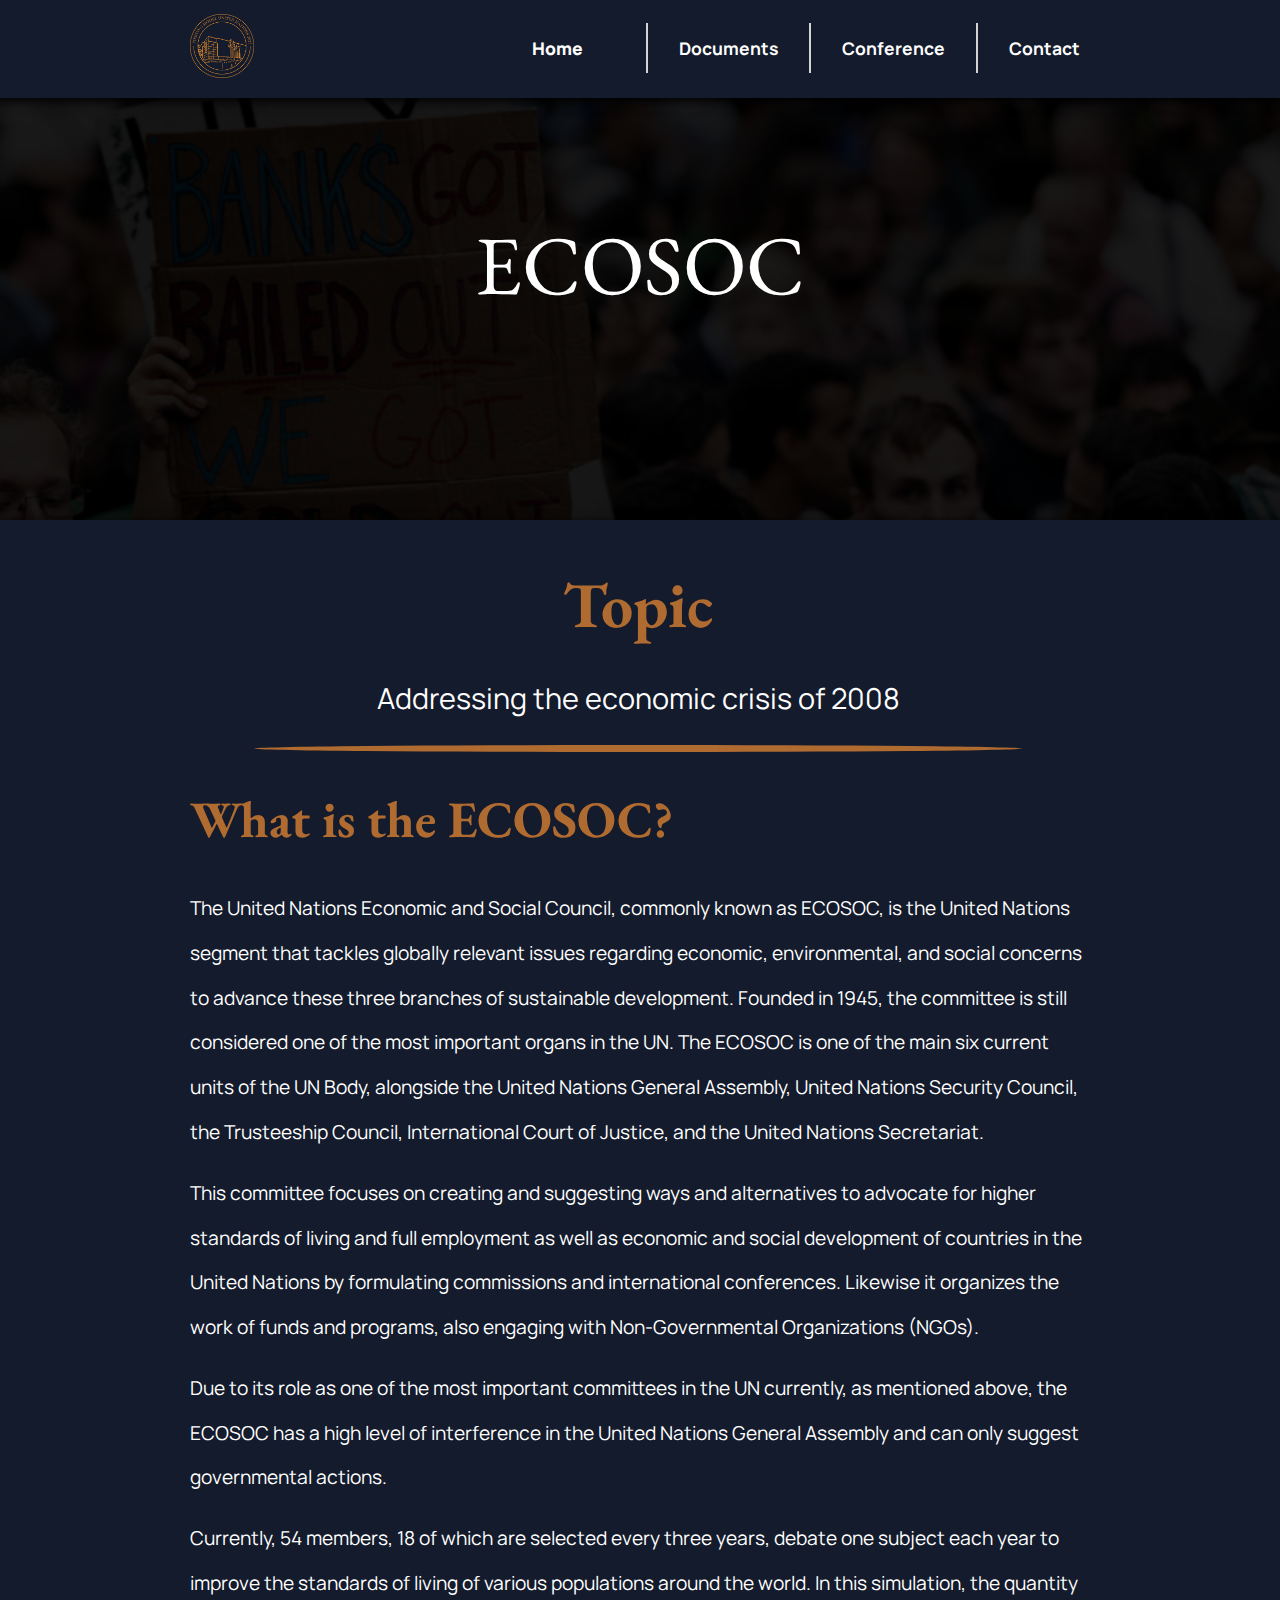
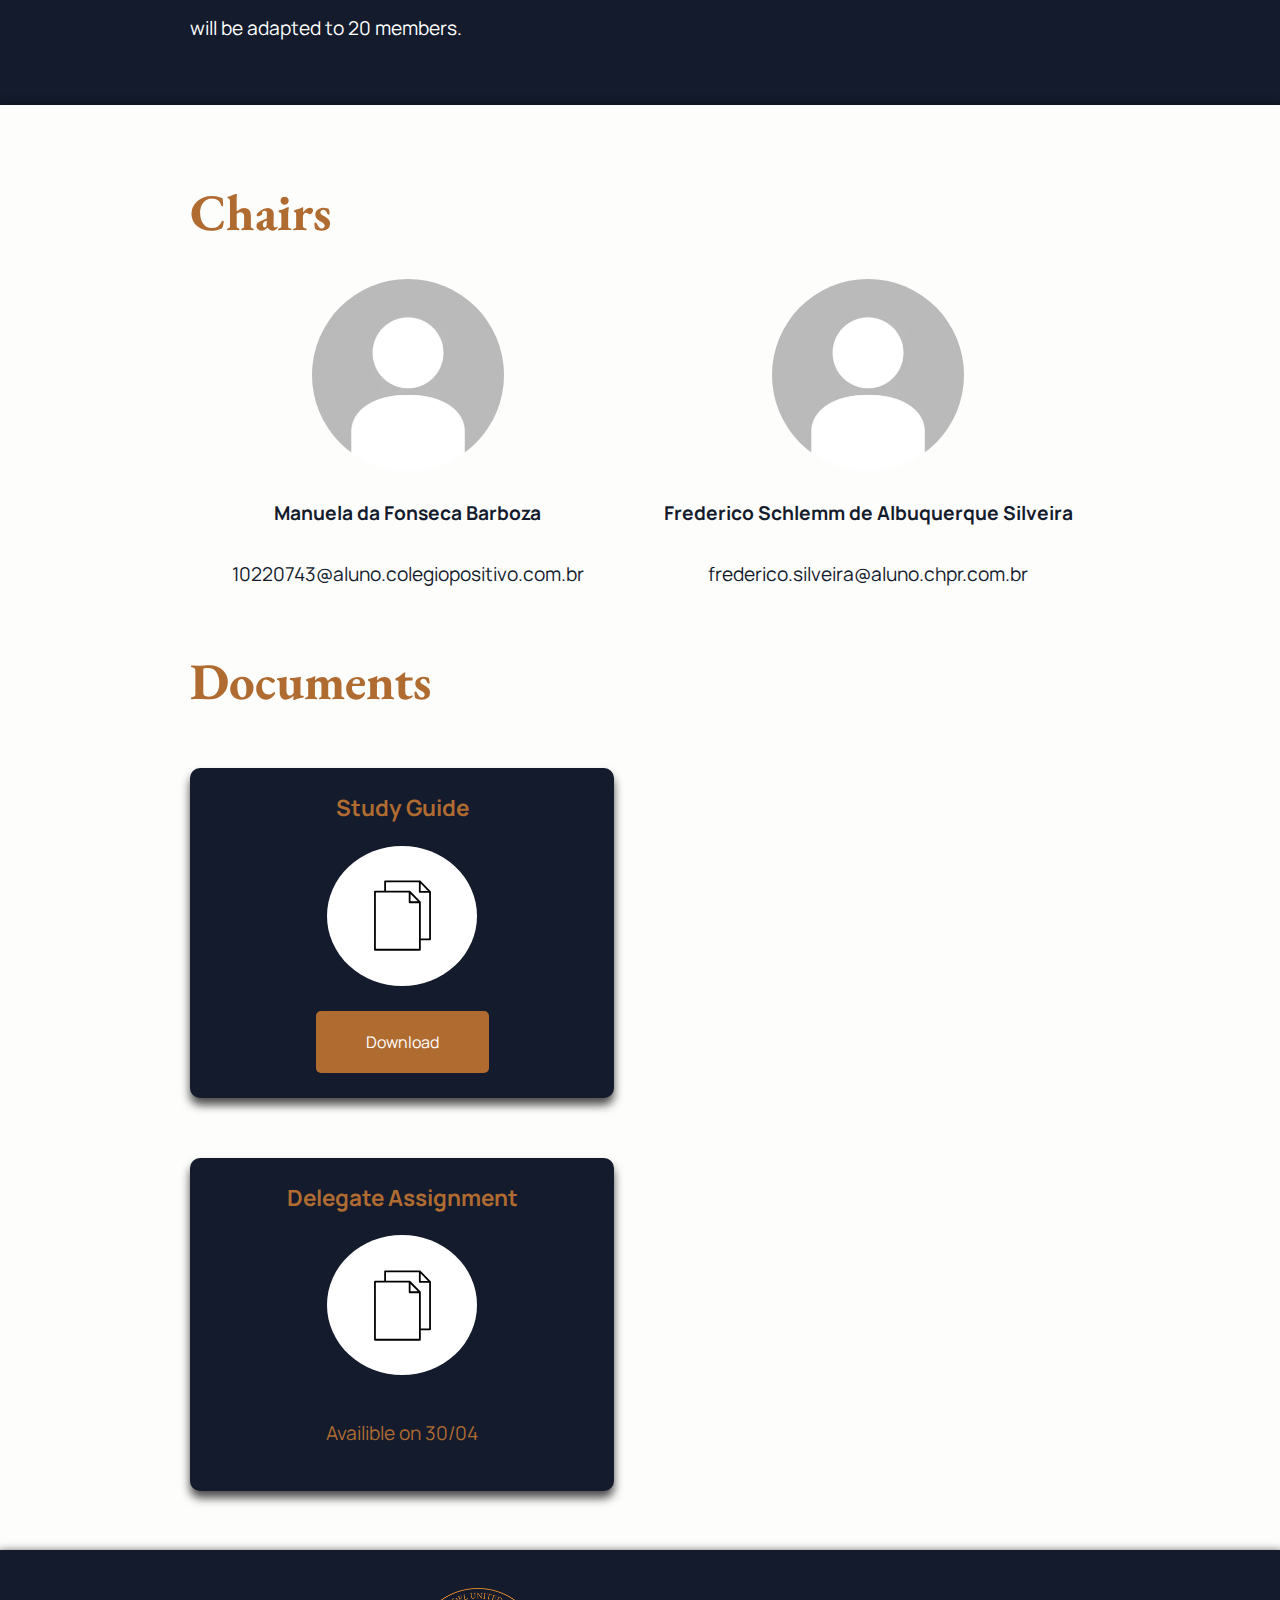
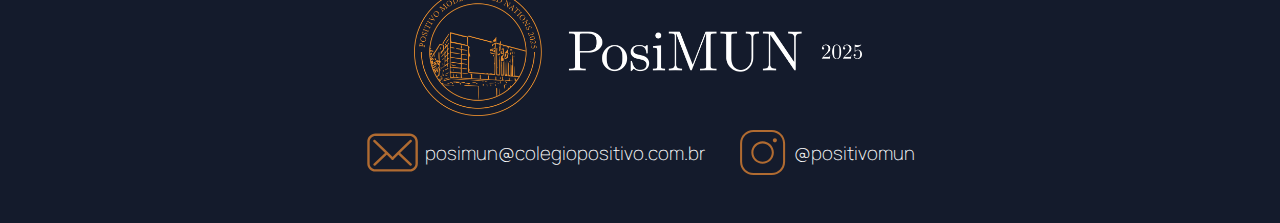
<file: ECOSOC.html>
<!DOCTYPE html>
<html lang="en">
<head>
   <meta charset="UTF-8">
   <meta name="viewport" content="width=device-width, initial-scale=1.0">
   <title>ECOSOC</title>
   <link rel="stylesheet" type="text/css" href="stylesheet.css">
   <link rel="icon" type="image/x-icon" href="logo-círculo-transparente.png">
   <link rel="preconnect" href="https://fonts.googleapis.com">
   <link rel="preconnect" href="https://fonts.gstatic.com" crossorigin>
   <link href="https://fonts.googleapis.com/css2?family=Chokokutai&family=Cormorant:ital,wght@0,300..700;1,300..700&family=EB+Garamond:ital,wght@0,400..800;1,400..800&family=Kanit:ital,wght@0,100;0,200;0,300;0,400;0,500;0,600;0,700;0,800;0,900;1,100;1,200;1,300;1,400;1,500;1,600;1,700;1,800;1,900&family=Manrope:wght@200..800&family=Nunito+Sans:ital,opsz,wght@0,6..12,200..1000;1,6..12,200..1000&family=Raleway:ital,wght@0,100..900;1,100..900&display=swap" rel="stylesheet">
   <link rel="preconnect" href="https://fonts.googleapis.com">
<link rel="preconnect" href="https://fonts.gstatic.com" crossorigin>
<link href="https://fonts.googleapis.com/css2?family=Chokokutai&family=Cormorant:ital,wght@0,300..700;1,300..700&family=EB+Garamond:ital,wght@0,400..800;1,400..800&family=Kanit:ital,wght@0,100;0,200;0,300;0,400;0,500;0,600;0,700;0,800;0,900;1,100;1,200;1,300;1,400;1,500;1,600;1,700;1,800;1,900&family=Manrope:wght@200..800&family=Nunito+Sans:ital,opsz,wght@0,6..12,200..1000;1,6..12,200..1000&family=Raleway:ital,wght@0,100..900;1,100..900&display=swap" rel="stylesheet">
</head>
<body class="body_ECOSOC">
    <div class="header_parent">
        <div class="header">
            <div class="logo">
                <a href="index.html">
                    <img src="logo-círculo-transparente.png" alt="PosiMUN" class="PosiMUN_logo_círculo">
                </a> 
            </div>
            <div class="buttons">
                <div>
                    <a href="index.html">
                        <button class="home_white">
                            Home
                        </button>
                     </a>
                    <a href="Documents.html">
                        <button class="button">
                            Documents
                        </button>
                    </a>
                    <a href="Conference.html">
                        <button class="button">
                             Conference
                        </button>
                    </a>
                    <a href="#rodapé">
                     <button class="resources">
                          Contact
                     </button>
                 </a>
                </div>
            </div>
        </div>
    </div>
   <div class="title_parent">
       <h1>
           ECOSOC
       </h1>
   </div>
   <div class="conteudo_1_parent">
       <div class="conteudo_1">
           <div class="title_topic">
               <h1>
                   Topic
               </h1>
           </div>
           <div class="conteudo_topic">
               <h2>
                    Addressing the economic crisis of 2008
               </h2>
           </div>
           <div class="title_conteudo_2">
               <h1>
                   What is the ECOSOC?
               </h1>
           </div>
           <div class="conteudo_conteudo_2">
               <h2>
                    The United Nations Economic and Social Council,  commonly known as ECOSOC, is the United Nations segment that tackles globally relevant issues regarding economic, environmental, and social concerns to advance these three branches of sustainable development. Founded in 1945, the committee is still considered one of the most important organs in the UN. The ECOSOC is one of the main six current units of the UN Body, alongside the United Nations General Assembly, United Nations Security Council, the Trusteeship Council, International Court of Justice, and the United Nations Secretariat.
                </h2>
                <h2>
                    This committee focuses on creating and suggesting ways and alternatives to advocate for higher standards of living and full employment as well as economic and social development of countries in the United Nations by formulating commissions and international conferences. Likewise it organizes the work of funds and programs, also engaging with Non-Governmental Organizations (NGOs).
                </h2>
                <h2>
                    Due to its role as one of the most important committees in the UN currently, as mentioned above, the ECOSOC has a high level of interference in the United Nations General Assembly and can only suggest governmental actions.
                </h2>
                <h2>
                    Currently, 54 members, 18 of which are selected every three years, debate one subject each year to improve the standards of living of various populations around the world. In this simulation, the quantity will be adapted to 20 members.
                </h2>
           </div>
       </div>
   </div>
   <div class="conteudo_2_parent">
       <div class="conteudo_2">
           <div class="title_conteudo_2">
               <h1>
                   Chairs
               </h1>
           </div>
           <div class="conteudo_conteudo_2">
               <div class="chairs_parent">
                   <div class="chairs">
                       <div class="chairs_information">
                           <div class="class_img">
                               <img src="foto_chairs.webp" alt="foto_chairs" class="chairs_photo">
                           </div>
                           <div class="chairs_name">
                               <h2>
                                    Manuela da Fonseca Barboza
                               </h2>
                           </div>
                           <div class="chairs_email">
                               <h2>
                                    10220743@aluno.colegiopositivo.com.br
                                </h2>
                           </div>
                       </div>
                   </div>
                   <div class="chairs">
                       <div class="chairs_information">
                           <div class="class_img">
                               <img src="foto_chairs.webp" alt="foto_chairs" class="chairs_photo">
                           </div>
                           <div class="chairs_name">
                               <h2>
                                    Frederico Schlemm de Albuquerque Silveira
                               </h2>
                           </div>
                           <div class="chairs_email">
                               <h2>
                                    frederico.silveira@aluno.chpr.com.br
                               </h2>
                           </div>
                       </div>
                   </div>
               </div>
           </div>
           <div class="title_conteudo_2">
               <h1>
                   Documents
               </h1>
           </div>
           <div class="download_parent">
               <div class="download">
                   <div class="bloco">
                       <h2>Study Guide</h2>
                       <div class="logo_circular">
                           <?xml version="1.0" ?><svg data-name="Layer 1" id="Layer_1" viewBox="0 0 512 512" xmlns="http://www.w3.org/2000/svg"><title/><path d="M450.19,94.35c0-.13,0-.27,0-.4s0-.16,0-.25,0-.23-.05-.34L450,93.1a3,3,0,0,0-.08-.32l-.09-.26c0-.1-.07-.21-.11-.31a2.56,2.56,0,0,0-.11-.24c0-.1-.09-.2-.14-.3l-.13-.23a2.68,2.68,0,0,0-.18-.28,1.88,1.88,0,0,0-.16-.23l-.19-.26c-.06-.08-.14-.15-.21-.23l-.15-.18-70-72.2,0,0a2.18,2.18,0,0,0-.22-.21l-.22-.21-.22-.16-.26-.19-.45-.28L377,17a6.15,6.15,0,0,0-2.93-.74H137.27a6.12,6.12,0,0,0-6.12,6.11V87.24H67.92a6.12,6.12,0,0,0-6.11,6.11V489.68a6.12,6.12,0,0,0,6.11,6.11H374.74a6.12,6.12,0,0,0,6.12-6.11V424.76h63.22a6.12,6.12,0,0,0,6.11-6.11V94.35Zm-70-56.93,49.43,51H380.19ZM368.62,483.56H74V99.47H298.61v66.08a6.12,6.12,0,0,0,6.12,6.12h63.89V483.56ZM310.85,108.45l49.44,51H310.85ZM438,412.53h-57.1v-247c0-.06,0-.11,0-.17s0-.27,0-.4l0-.24c0-.12,0-.24-.05-.35l-.06-.26a3,3,0,0,0-.09-.32,2.58,2.58,0,0,0-.08-.26c0-.1-.07-.21-.11-.31a2.56,2.56,0,0,1-.11-.24c-.05-.1-.09-.2-.15-.3l-.13-.23a2.61,2.61,0,0,0-.17-.28l-.16-.23-.19-.26-.21-.23-.16-.18-70-72.2,0,0c-.06-.07-.13-.12-.19-.18s-.17-.17-.26-.24l-.06,0a5.92,5.92,0,0,0-1.46-.88,6.06,6.06,0,0,0-2.38-.48H143.38V28.44H368V94.52a6.12,6.12,0,0,0,6.11,6.12H438Z"/></svg>
                       </div>
                       <a href="ECOSOC Study Guide PosiMUN.pdf">
                            <button class="btn_download">Download</button>
                        </a>
                   </div>
               </div>
               <div class="download">
                   <div class="bloco">
                       <h2>Delegate Assignment</h2>
                       <div class="logo_circular">
                           <?xml version="1.0" ?><svg data-name="Layer 1" id="Layer_1" viewBox="0 0 512 512" xmlns="http://www.w3.org/2000/svg"><title/><path d="M450.19,94.35c0-.13,0-.27,0-.4s0-.16,0-.25,0-.23-.05-.34L450,93.1a3,3,0,0,0-.08-.32l-.09-.26c0-.1-.07-.21-.11-.31a2.56,2.56,0,0,0-.11-.24c0-.1-.09-.2-.14-.3l-.13-.23a2.68,2.68,0,0,0-.18-.28,1.88,1.88,0,0,0-.16-.23l-.19-.26c-.06-.08-.14-.15-.21-.23l-.15-.18-70-72.2,0,0a2.18,2.18,0,0,0-.22-.21l-.22-.21-.22-.16-.26-.19-.45-.28L377,17a6.15,6.15,0,0,0-2.93-.74H137.27a6.12,6.12,0,0,0-6.12,6.11V87.24H67.92a6.12,6.12,0,0,0-6.11,6.11V489.68a6.12,6.12,0,0,0,6.11,6.11H374.74a6.12,6.12,0,0,0,6.12-6.11V424.76h63.22a6.12,6.12,0,0,0,6.11-6.11V94.35Zm-70-56.93,49.43,51H380.19ZM368.62,483.56H74V99.47H298.61v66.08a6.12,6.12,0,0,0,6.12,6.12h63.89V483.56ZM310.85,108.45l49.44,51H310.85ZM438,412.53h-57.1v-247c0-.06,0-.11,0-.17s0-.27,0-.4l0-.24c0-.12,0-.24-.05-.35l-.06-.26a3,3,0,0,0-.09-.32,2.58,2.58,0,0,0-.08-.26c0-.1-.07-.21-.11-.31a2.56,2.56,0,0,1-.11-.24c-.05-.1-.09-.2-.15-.3l-.13-.23a2.61,2.61,0,0,0-.17-.28l-.16-.23-.19-.26-.21-.23-.16-.18-70-72.2,0,0c-.06-.07-.13-.12-.19-.18s-.17-.17-.26-.24l-.06,0a5.92,5.92,0,0,0-1.46-.88,6.06,6.06,0,0,0-2.38-.48H143.38V28.44H368V94.52a6.12,6.12,0,0,0,6.11,6.12H438Z"/></svg>
                       </div>
                       <button class="btn_download_na">Availible on 30/04</button>
                   </div>
               </div>
           </div>
       </div>
    </div>
    <div id="rodapé" class="rodapé_parent">
        <div class="rodapé">
            <div class="PosiMUN_logo_end">
                <img src="logo-transparente2.png" alt="PosiMUN" class="PosiMUN_logo_end2">
            </div>
            <div class="info_end">
                <div class="info_parent">
                    <div class="info_logo">
                     <svg xmlns="http://www.w3.org/2000/svg" xmlns:xlink="http://www.w3.org/1999/xlink" version="1.1" width="4vw" height="4vw" viewBox="0 0 256 256" xml:space="preserve">
 
                         <defs>
                         </defs>
                         <g style="stroke: none; stroke-width: 0; stroke-dasharray: none; stroke-linecap: butt; stroke-linejoin: miter; stroke-miterlimit: 10; fill: none; fill-rule: nonzero; opacity: 1;" transform="translate(1.4065934065934016 1.4065934065934016) scale(2.81 2.81)" >
                             <path d="M 75.546 78.738 H 14.455 C 6.484 78.738 0 72.254 0 64.283 V 25.716 c 0 -7.97 6.485 -14.455 14.455 -14.455 h 61.091 c 7.97 0 14.454 6.485 14.454 14.455 v 38.567 C 90 72.254 83.516 78.738 75.546 78.738 z M 14.455 15.488 c -5.64 0 -10.228 4.588 -10.228 10.228 v 38.567 c 0 5.64 4.588 10.229 10.228 10.229 h 61.091 c 5.64 0 10.228 -4.589 10.228 -10.229 V 25.716 c 0 -5.64 -4.588 -10.228 -10.228 -10.228 H 14.455 z" style="stroke: none; stroke-width: 1; stroke-dasharray: none; stroke-linecap: butt; stroke-linejoin: miter; stroke-miterlimit: 10; fill: rgb(176, 107, 49); fill-rule: nonzero; opacity: 1;" transform=" matrix(1 0 0 1 0 0) " stroke-linecap="round" />
                             <path d="M 11.044 25.917 C 21.848 36.445 32.652 46.972 43.456 57.5 c 2.014 1.962 5.105 -1.122 3.088 -3.088 C 35.74 43.885 24.936 33.357 14.132 22.83 C 12.118 20.867 9.027 23.952 11.044 25.917 L 11.044 25.917 z" style="stroke: none; stroke-width: 1; stroke-dasharray: none; stroke-linecap: butt; stroke-linejoin: miter; stroke-miterlimit: 10; fill: rgb(176, 107, 49); fill-rule: nonzero; opacity: 1;" transform=" matrix(1 0 0 1 0 0) " stroke-linecap="round" />
                             <path d="M 46.544 57.5 c 10.804 -10.527 21.608 -21.055 32.412 -31.582 c 2.016 -1.965 -1.073 -5.051 -3.088 -3.088 C 65.064 33.357 54.26 43.885 43.456 54.412 C 41.44 56.377 44.529 59.463 46.544 57.5 L 46.544 57.5 z" style="stroke: none; stroke-width: 1; stroke-dasharray: none; stroke-linecap: butt; stroke-linejoin: miter; stroke-miterlimit: 10; fill: rgb(176, 107, 49); fill-rule: nonzero; opacity: 1;" transform=" matrix(1 0 0 1 0 0) " stroke-linecap="round" />
                             <path d="M 78.837 64.952 c -7.189 -6.818 -14.379 -13.635 -21.568 -20.453 c -2.039 -1.933 -5.132 1.149 -3.088 3.088 c 7.189 6.818 14.379 13.635 21.568 20.453 C 77.788 69.973 80.881 66.89 78.837 64.952 L 78.837 64.952 z" style="stroke: none; stroke-width: 1; stroke-dasharray: none; stroke-linecap: butt; stroke-linejoin: miter; stroke-miterlimit: 10; fill: rgb(176, 107, 49); fill-rule: nonzero; opacity: 1;" transform=" matrix(1 0 0 1 0 0) " stroke-linecap="round" />
                             <path d="M 14.446 68.039 c 7.189 -6.818 14.379 -13.635 21.568 -20.453 c 2.043 -1.938 -1.048 -5.022 -3.088 -3.088 c -7.189 6.818 -14.379 13.635 -21.568 20.453 C 9.315 66.889 12.406 69.974 14.446 68.039 L 14.446 68.039 z" style="stroke: none; stroke-width: 1; stroke-dasharray: none; stroke-linecap: butt; stroke-linejoin: miter; stroke-miterlimit: 10; fill: rgb(176, 107, 49); fill-rule: nonzero; opacity: 1;" transform=" matrix(1 0 0 1 0 0) " stroke-linecap="round" />
                         </g>
                         </svg>
                     </div>
                     <div class="info">
                         <h3 class="posimun_email">
                             posimun@colegiopositivo.com.br
                         </h3>
                     </div>
                </div>
                <div class="info_parent">
                    <div class="info_logo">
                     <svg xmlns="http://www.w3.org/2000/svg" x="0px" y="0px" width="4vw" height="4vw" viewBox="0,0,256,256">
                         <g fill="#b06b31" fill-rule="nonzero" stroke="none" stroke-width="1" stroke-linecap="butt" stroke-linejoin="miter" stroke-miterlimit="10" stroke-dasharray="" stroke-dashoffset="0" font-family="none" font-weight="none" font-size="none" text-anchor="none" style="mix-blend-mode: normal"><g transform="scale(5.12,5.12)"><path d="M16,3c-7.16752,0 -13,5.83248 -13,13v18c0,7.16752 5.83248,13 13,13h18c7.16752,0 13,-5.83248 13,-13v-18c0,-7.16752 -5.83248,-13 -13,-13zM16,5h18c6.08648,0 11,4.91352 11,11v18c0,6.08648 -4.91352,11 -11,11h-18c-6.08648,0 -11,-4.91352 -11,-11v-18c0,-6.08648 4.91352,-11 11,-11zM37,11c-1.10457,0 -2,0.89543 -2,2c0,1.10457 0.89543,2 2,2c1.10457,0 2,-0.89543 2,-2c0,-1.10457 -0.89543,-2 -2,-2zM25,14c-6.06329,0 -11,4.93671 -11,11c0,6.06329 4.93671,11 11,11c6.06329,0 11,-4.93671 11,-11c0,-6.06329 -4.93671,-11 -11,-11zM25,16c4.98241,0 9,4.01759 9,9c0,4.98241 -4.01759,9 -9,9c-4.98241,0 -9,-4.01759 -9,-9c0,-4.98241 4.01759,-9 9,-9z"></path></g></g>
                         </svg>
                    </div>
                    <div class="info">
                         <h3 class="posimun_insta">
                             @positivomun
                         </div>
                    </div>
                </div>
                </div>
            </div>
        </div>
    </div>
</body>
</html>
</file>
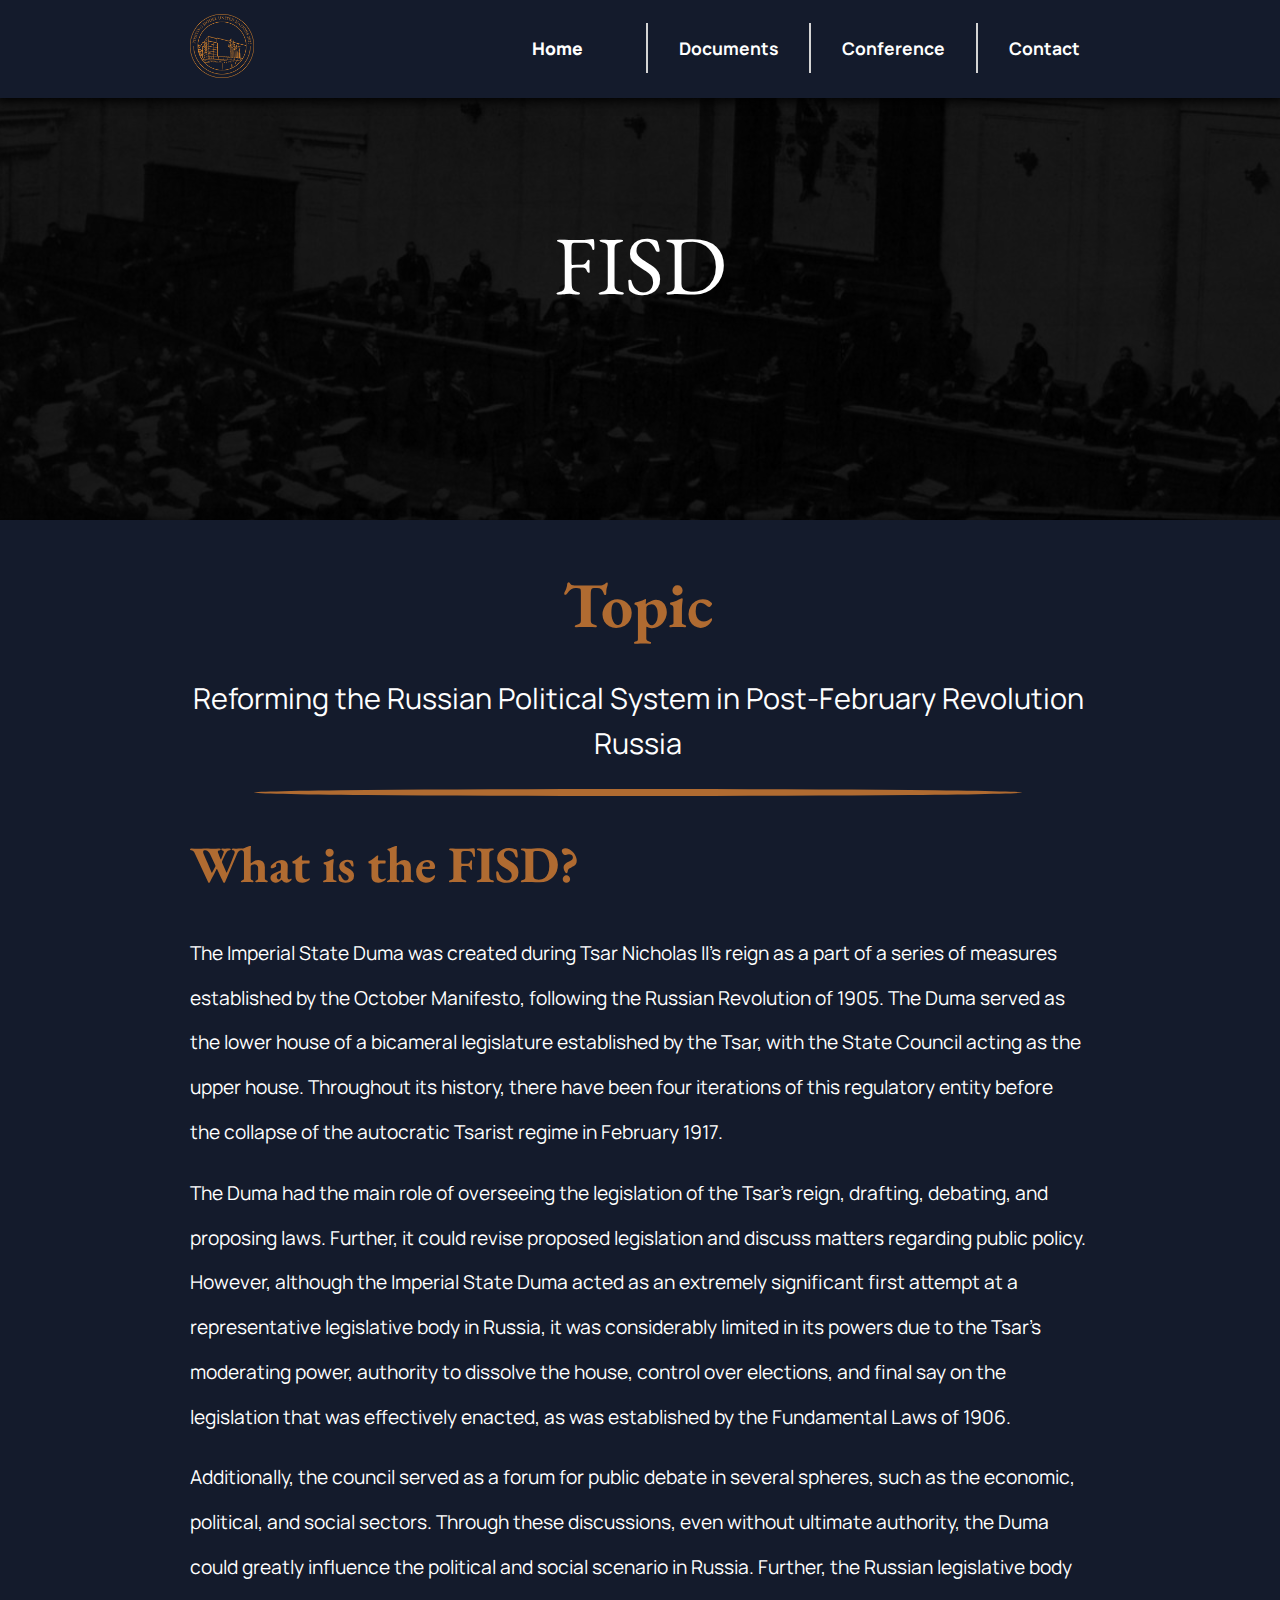
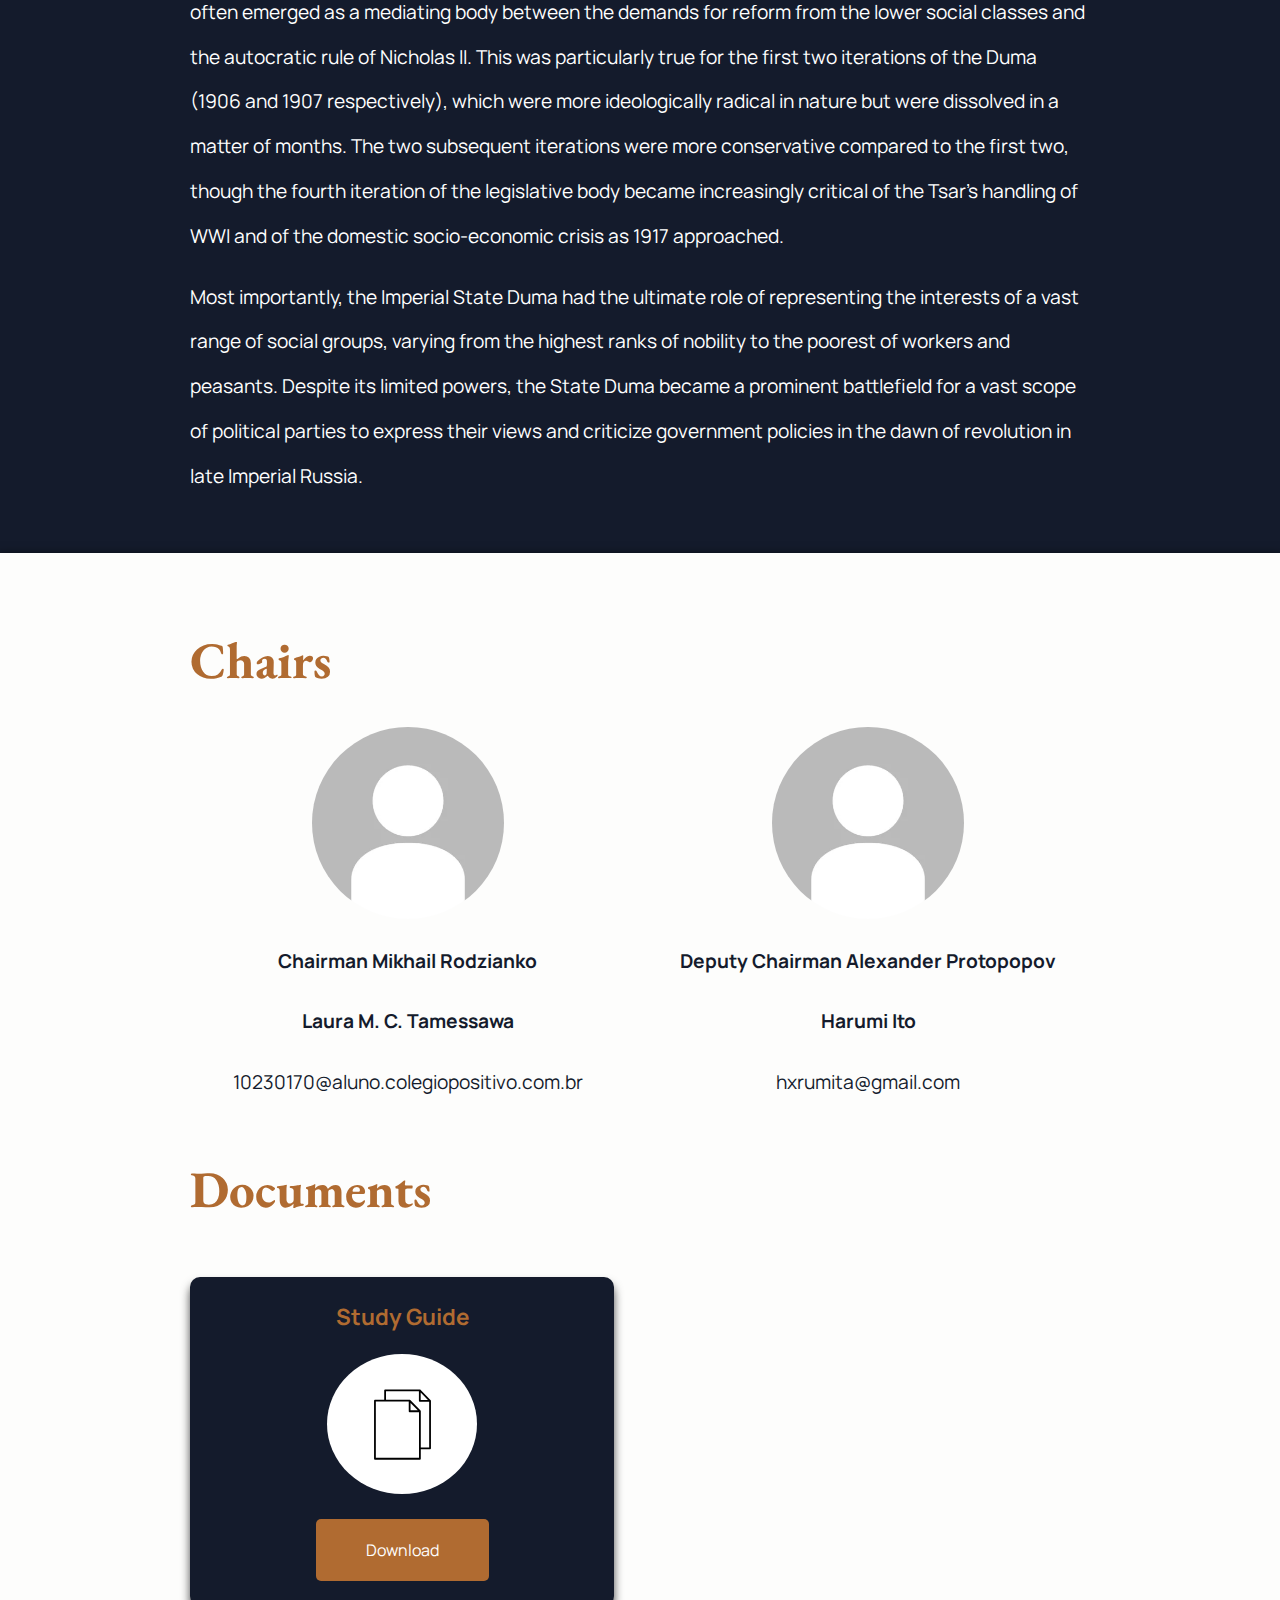
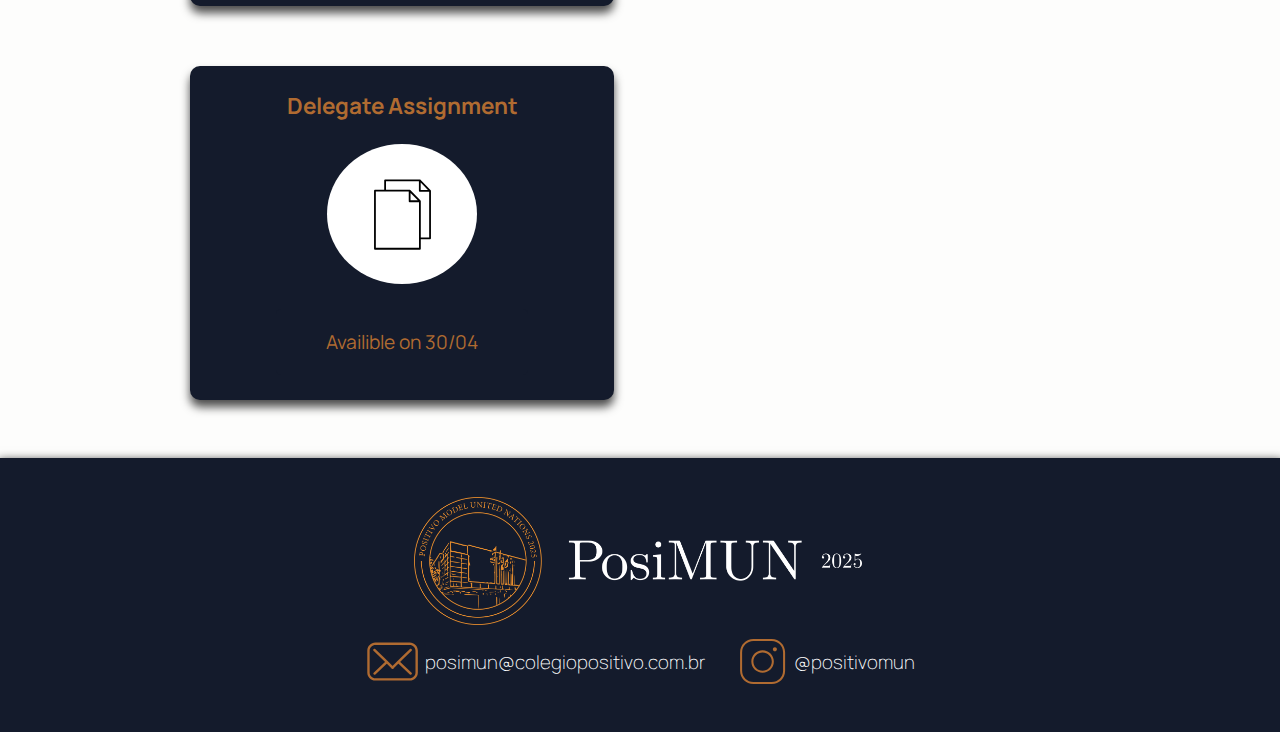
<file: FISD.html>
<!DOCTYPE html>
<html lang="en">
<head>
   <meta charset="UTF-8">
   <meta name="viewport" content="width=device-width, initial-scale=1.0">
   <title>FISD</title>
   <link rel="stylesheet" type="text/css" href="stylesheet.css">
   <link rel="icon" type="image/x-icon" href="logo-círculo-transparente.png">
   <link rel="preconnect" href="https://fonts.googleapis.com">
   <link rel="preconnect" href="https://fonts.gstatic.com" crossorigin>
   <link href="https://fonts.googleapis.com/css2?family=Chokokutai&family=Cormorant:ital,wght@0,300..700;1,300..700&family=EB+Garamond:ital,wght@0,400..800;1,400..800&family=Kanit:ital,wght@0,100;0,200;0,300;0,400;0,500;0,600;0,700;0,800;0,900;1,100;1,200;1,300;1,400;1,500;1,600;1,700;1,800;1,900&family=Manrope:wght@200..800&family=Nunito+Sans:ital,opsz,wght@0,6..12,200..1000;1,6..12,200..1000&family=Raleway:ital,wght@0,100..900;1,100..900&display=swap" rel="stylesheet">
   <link rel="preconnect" href="https://fonts.googleapis.com">
<link rel="preconnect" href="https://fonts.gstatic.com" crossorigin>
<link href="https://fonts.googleapis.com/css2?family=Chokokutai&family=Cormorant:ital,wght@0,300..700;1,300..700&family=EB+Garamond:ital,wght@0,400..800;1,400..800&family=Kanit:ital,wght@0,100;0,200;0,300;0,400;0,500;0,600;0,700;0,800;0,900;1,100;1,200;1,300;1,400;1,500;1,600;1,700;1,800;1,900&family=Manrope:wght@200..800&family=Nunito+Sans:ital,opsz,wght@0,6..12,200..1000;1,6..12,200..1000&family=Raleway:ital,wght@0,100..900;1,100..900&display=swap" rel="stylesheet">
</head>
<body class="body_FISD">
    <div class="header_parent">
        <div class="header">
            <div class="logo">
                <a href="index.html">
                    <img src="logo-círculo-transparente.png" alt="PosiMUN" class="PosiMUN_logo_círculo">
                </a> 
            </div>
            <div class="buttons">
                <div>
                    <a href="index.html">
                        <button class="home_white">
                            Home
                        </button>
                     </a>
                    <a href="Documents.html">
                        <button class="button">
                            Documents
                        </button>
                    </a>
                    <a href="Conference.html">
                        <button class="button">
                             Conference
                        </button>
                    </a>
                    <a href="#rodapé">
                     <button class="resources">
                          Contact
                     </button>
                 </a>
                </div>
            </div>
        </div>
    </div>
   <div class="title_parent">
       <h1>
           FISD
       </h1>
   </div>
   <div class="conteudo_1_parent">
       <div class="conteudo_1">
           <div class="title_topic">
               <h1>
                   Topic
               </h1>
           </div>
           <div class="conteudo_topic">
               <h2>
                Reforming the Russian Political System in Post-February Revolution Russia
               </h2>
           </div>
           <div class="title_conteudo_2">
               <h1>
                   What is the FISD?
               </h1>
           </div>
           <div class="conteudo_conteudo_2">
                <h2>
                    The Imperial State Duma was created during Tsar Nicholas II’s reign as a part of a series of measures established by the October Manifesto, following the Russian Revolution of 1905. The Duma served as the lower house of a bicameral legislature established by the Tsar, with the State Council acting as the upper house. Throughout its history, there have been four iterations of this regulatory entity before the collapse of the autocratic Tsarist regime in February 1917. 
                </h2>
                <h2>
                    The Duma had the main role of overseeing the legislation of the Tsar's reign, drafting, debating, and proposing laws. Further, it could revise proposed legislation and discuss matters regarding public policy. However, although the Imperial State Duma acted as an extremely significant first attempt at a representative legislative body in Russia, it was considerably limited in its powers due to the Tsar’s moderating power, authority to dissolve the house, control over elections, and final say on the legislation that was effectively enacted, as was established by the Fundamental Laws of 1906.
                </h2>
                <h2>
                    Additionally, the council served as a forum for public debate in several spheres, such as the economic, political, and social sectors. Through these discussions, even without ultimate authority, the Duma could greatly influence the political and social scenario in Russia. Further, the Russian legislative body often emerged as a mediating body between the demands for reform from the lower social classes and the autocratic rule of Nicholas II. This was particularly true for the first two iterations of the Duma (1906 and 1907 respectively), which were more ideologically radical in nature but were dissolved in a matter of months. The two subsequent iterations were more conservative compared to the first two, though the fourth iteration of the legislative body became increasingly critical of the Tsar’s handling of WWI and of the domestic socio-economic crisis as 1917 approached. 
                </h2>
                <h2>
                    Most importantly, the Imperial State Duma had the ultimate role of representing the interests of a vast range of social groups, varying from the highest ranks of nobility to the poorest of workers and peasants. Despite its limited powers, the State Duma became a prominent battlefield for a vast scope of political parties to express their views and criticize government policies in the dawn of revolution in late Imperial Russia.
                </h2>
           </div>
       </div>
   </div>
   <div class="conteudo_2_parent">
       <div class="conteudo_2">
           <div class="title_conteudo_2">
               <h1>
                   Chairs
               </h1>
           </div>
           <div class="conteudo_conteudo_2">
               <div class="chairs_parent">
                   <div class="chairs">
                       <div class="chairs_information">
                           <div class="class_img">
                               <img src="foto_chairs.webp" alt="foto_chairs" class="chairs_photo">
                           </div>
                           <div class="chairs_name">
                               <h2>
                                    Chairman Mikhail Rodzianko
                               </h2>
                               <h2>
                                    Laura M. C. Tamessawa
                               </h2>
                           </div>
                           <div class="chairs_email">
                               <h2>
                                    10230170@aluno.colegiopositivo.com.br
                               </h2>
                           </div>
                       </div>
                   </div>
                   <div class="chairs">
                       <div class="chairs_information">
                           <div class="class_img">
                               <img src="foto_chairs.webp" alt="foto_chairs" class="chairs_photo">
                           </div>
                           <div class="chairs_name">
                               <h2>
                                    Deputy Chairman Alexander Protopopov
                               </h2>
                               <h2>
                                    Harumi Ito
                               </h2>
                           </div>
                           <div class="chairs_email">
                               <h2>
                                    hxrumita@gmail.com
                               </h2>
                           </div>
                       </div>
                   </div>
               </div>
           </div>
           <div class="title_conteudo_2">
               <h1>
                   Documents
               </h1>
           </div>
           <div class="download_parent">
               <div class="download">
                   <div class="bloco">
                       <h2>Study Guide</h2>
                       <div class="logo_circular">
                           <?xml version="1.0" ?><svg data-name="Layer 1" id="Layer_1" viewBox="0 0 512 512" xmlns="http://www.w3.org/2000/svg"><title/><path d="M450.19,94.35c0-.13,0-.27,0-.4s0-.16,0-.25,0-.23-.05-.34L450,93.1a3,3,0,0,0-.08-.32l-.09-.26c0-.1-.07-.21-.11-.31a2.56,2.56,0,0,0-.11-.24c0-.1-.09-.2-.14-.3l-.13-.23a2.68,2.68,0,0,0-.18-.28,1.88,1.88,0,0,0-.16-.23l-.19-.26c-.06-.08-.14-.15-.21-.23l-.15-.18-70-72.2,0,0a2.18,2.18,0,0,0-.22-.21l-.22-.21-.22-.16-.26-.19-.45-.28L377,17a6.15,6.15,0,0,0-2.93-.74H137.27a6.12,6.12,0,0,0-6.12,6.11V87.24H67.92a6.12,6.12,0,0,0-6.11,6.11V489.68a6.12,6.12,0,0,0,6.11,6.11H374.74a6.12,6.12,0,0,0,6.12-6.11V424.76h63.22a6.12,6.12,0,0,0,6.11-6.11V94.35Zm-70-56.93,49.43,51H380.19ZM368.62,483.56H74V99.47H298.61v66.08a6.12,6.12,0,0,0,6.12,6.12h63.89V483.56ZM310.85,108.45l49.44,51H310.85ZM438,412.53h-57.1v-247c0-.06,0-.11,0-.17s0-.27,0-.4l0-.24c0-.12,0-.24-.05-.35l-.06-.26a3,3,0,0,0-.09-.32,2.58,2.58,0,0,0-.08-.26c0-.1-.07-.21-.11-.31a2.56,2.56,0,0,1-.11-.24c-.05-.1-.09-.2-.15-.3l-.13-.23a2.61,2.61,0,0,0-.17-.28l-.16-.23-.19-.26-.21-.23-.16-.18-70-72.2,0,0c-.06-.07-.13-.12-.19-.18s-.17-.17-.26-.24l-.06,0a5.92,5.92,0,0,0-1.46-.88,6.06,6.06,0,0,0-2.38-.48H143.38V28.44H368V94.52a6.12,6.12,0,0,0,6.11,6.12H438Z"/></svg>
                       </div>
                       <a href="FISD Guide PosiMUN.pdf">
                            <button class="btn_download">Download</button>
                        </a>
                   </div>
               </div>
               <div class="download">
                   <div class="bloco">
                       <h2>Delegate Assignment</h2>
                       <div class="logo_circular">
                           <?xml version="1.0" ?><svg data-name="Layer 1" id="Layer_1" viewBox="0 0 512 512" xmlns="http://www.w3.org/2000/svg"><title/><path d="M450.19,94.35c0-.13,0-.27,0-.4s0-.16,0-.25,0-.23-.05-.34L450,93.1a3,3,0,0,0-.08-.32l-.09-.26c0-.1-.07-.21-.11-.31a2.56,2.56,0,0,0-.11-.24c0-.1-.09-.2-.14-.3l-.13-.23a2.68,2.68,0,0,0-.18-.28,1.88,1.88,0,0,0-.16-.23l-.19-.26c-.06-.08-.14-.15-.21-.23l-.15-.18-70-72.2,0,0a2.18,2.18,0,0,0-.22-.21l-.22-.21-.22-.16-.26-.19-.45-.28L377,17a6.15,6.15,0,0,0-2.93-.74H137.27a6.12,6.12,0,0,0-6.12,6.11V87.24H67.92a6.12,6.12,0,0,0-6.11,6.11V489.68a6.12,6.12,0,0,0,6.11,6.11H374.74a6.12,6.12,0,0,0,6.12-6.11V424.76h63.22a6.12,6.12,0,0,0,6.11-6.11V94.35Zm-70-56.93,49.43,51H380.19ZM368.62,483.56H74V99.47H298.61v66.08a6.12,6.12,0,0,0,6.12,6.12h63.89V483.56ZM310.85,108.45l49.44,51H310.85ZM438,412.53h-57.1v-247c0-.06,0-.11,0-.17s0-.27,0-.4l0-.24c0-.12,0-.24-.05-.35l-.06-.26a3,3,0,0,0-.09-.32,2.58,2.58,0,0,0-.08-.26c0-.1-.07-.21-.11-.31a2.56,2.56,0,0,1-.11-.24c-.05-.1-.09-.2-.15-.3l-.13-.23a2.61,2.61,0,0,0-.17-.28l-.16-.23-.19-.26-.21-.23-.16-.18-70-72.2,0,0c-.06-.07-.13-.12-.19-.18s-.17-.17-.26-.24l-.06,0a5.92,5.92,0,0,0-1.46-.88,6.06,6.06,0,0,0-2.38-.48H143.38V28.44H368V94.52a6.12,6.12,0,0,0,6.11,6.12H438Z"/></svg>
                       </div>
                       <button class="btn_download_na">Availible on 30/04</button>
                   </div>
               </div>
           </div>
       </div>
    </div>
    <div id="rodapé" class="rodapé_parent">
        <div class="rodapé">
            <div class="PosiMUN_logo_end">
                <img src="logo-transparente2.png" alt="PosiMUN" class="PosiMUN_logo_end2">
            </div>
            <div class="info_end">
                <div class="info_parent">
                    <div class="info_logo">
                     <svg xmlns="http://www.w3.org/2000/svg" xmlns:xlink="http://www.w3.org/1999/xlink" version="1.1" width="4vw" height="4vw" viewBox="0 0 256 256" xml:space="preserve">
 
                         <defs>
                         </defs>
                         <g style="stroke: none; stroke-width: 0; stroke-dasharray: none; stroke-linecap: butt; stroke-linejoin: miter; stroke-miterlimit: 10; fill: none; fill-rule: nonzero; opacity: 1;" transform="translate(1.4065934065934016 1.4065934065934016) scale(2.81 2.81)" >
                             <path d="M 75.546 78.738 H 14.455 C 6.484 78.738 0 72.254 0 64.283 V 25.716 c 0 -7.97 6.485 -14.455 14.455 -14.455 h 61.091 c 7.97 0 14.454 6.485 14.454 14.455 v 38.567 C 90 72.254 83.516 78.738 75.546 78.738 z M 14.455 15.488 c -5.64 0 -10.228 4.588 -10.228 10.228 v 38.567 c 0 5.64 4.588 10.229 10.228 10.229 h 61.091 c 5.64 0 10.228 -4.589 10.228 -10.229 V 25.716 c 0 -5.64 -4.588 -10.228 -10.228 -10.228 H 14.455 z" style="stroke: none; stroke-width: 1; stroke-dasharray: none; stroke-linecap: butt; stroke-linejoin: miter; stroke-miterlimit: 10; fill: rgb(176, 107, 49); fill-rule: nonzero; opacity: 1;" transform=" matrix(1 0 0 1 0 0) " stroke-linecap="round" />
                             <path d="M 11.044 25.917 C 21.848 36.445 32.652 46.972 43.456 57.5 c 2.014 1.962 5.105 -1.122 3.088 -3.088 C 35.74 43.885 24.936 33.357 14.132 22.83 C 12.118 20.867 9.027 23.952 11.044 25.917 L 11.044 25.917 z" style="stroke: none; stroke-width: 1; stroke-dasharray: none; stroke-linecap: butt; stroke-linejoin: miter; stroke-miterlimit: 10; fill: rgb(176, 107, 49); fill-rule: nonzero; opacity: 1;" transform=" matrix(1 0 0 1 0 0) " stroke-linecap="round" />
                             <path d="M 46.544 57.5 c 10.804 -10.527 21.608 -21.055 32.412 -31.582 c 2.016 -1.965 -1.073 -5.051 -3.088 -3.088 C 65.064 33.357 54.26 43.885 43.456 54.412 C 41.44 56.377 44.529 59.463 46.544 57.5 L 46.544 57.5 z" style="stroke: none; stroke-width: 1; stroke-dasharray: none; stroke-linecap: butt; stroke-linejoin: miter; stroke-miterlimit: 10; fill: rgb(176, 107, 49); fill-rule: nonzero; opacity: 1;" transform=" matrix(1 0 0 1 0 0) " stroke-linecap="round" />
                             <path d="M 78.837 64.952 c -7.189 -6.818 -14.379 -13.635 -21.568 -20.453 c -2.039 -1.933 -5.132 1.149 -3.088 3.088 c 7.189 6.818 14.379 13.635 21.568 20.453 C 77.788 69.973 80.881 66.89 78.837 64.952 L 78.837 64.952 z" style="stroke: none; stroke-width: 1; stroke-dasharray: none; stroke-linecap: butt; stroke-linejoin: miter; stroke-miterlimit: 10; fill: rgb(176, 107, 49); fill-rule: nonzero; opacity: 1;" transform=" matrix(1 0 0 1 0 0) " stroke-linecap="round" />
                             <path d="M 14.446 68.039 c 7.189 -6.818 14.379 -13.635 21.568 -20.453 c 2.043 -1.938 -1.048 -5.022 -3.088 -3.088 c -7.189 6.818 -14.379 13.635 -21.568 20.453 C 9.315 66.889 12.406 69.974 14.446 68.039 L 14.446 68.039 z" style="stroke: none; stroke-width: 1; stroke-dasharray: none; stroke-linecap: butt; stroke-linejoin: miter; stroke-miterlimit: 10; fill: rgb(176, 107, 49); fill-rule: nonzero; opacity: 1;" transform=" matrix(1 0 0 1 0 0) " stroke-linecap="round" />
                         </g>
                         </svg>
                     </div>
                     <div class="info">
                         <h3 class="posimun_email">
                             posimun@colegiopositivo.com.br
                         </h3>
                     </div>
                </div>
                <div class="info_parent">
                    <div class="info_logo">
                     <svg xmlns="http://www.w3.org/2000/svg" x="0px" y="0px" width="4vw" height="4vw" viewBox="0,0,256,256">
                         <g fill="#b06b31" fill-rule="nonzero" stroke="none" stroke-width="1" stroke-linecap="butt" stroke-linejoin="miter" stroke-miterlimit="10" stroke-dasharray="" stroke-dashoffset="0" font-family="none" font-weight="none" font-size="none" text-anchor="none" style="mix-blend-mode: normal"><g transform="scale(5.12,5.12)"><path d="M16,3c-7.16752,0 -13,5.83248 -13,13v18c0,7.16752 5.83248,13 13,13h18c7.16752,0 13,-5.83248 13,-13v-18c0,-7.16752 -5.83248,-13 -13,-13zM16,5h18c6.08648,0 11,4.91352 11,11v18c0,6.08648 -4.91352,11 -11,11h-18c-6.08648,0 -11,-4.91352 -11,-11v-18c0,-6.08648 4.91352,-11 11,-11zM37,11c-1.10457,0 -2,0.89543 -2,2c0,1.10457 0.89543,2 2,2c1.10457,0 2,-0.89543 2,-2c0,-1.10457 -0.89543,-2 -2,-2zM25,14c-6.06329,0 -11,4.93671 -11,11c0,6.06329 4.93671,11 11,11c6.06329,0 11,-4.93671 11,-11c0,-6.06329 -4.93671,-11 -11,-11zM25,16c4.98241,0 9,4.01759 9,9c0,4.98241 -4.01759,9 -9,9c-4.98241,0 -9,-4.01759 -9,-9c0,-4.98241 4.01759,-9 9,-9z"></path></g></g>
                         </svg>
                    </div>
                    <div class="info">
                         <h3 class="posimun_insta">
                             @positivomun
                         </div>
                    </div>
                </div>
                </div>
            </div>
        </div>
    </div>
</body>
</html>
</file>
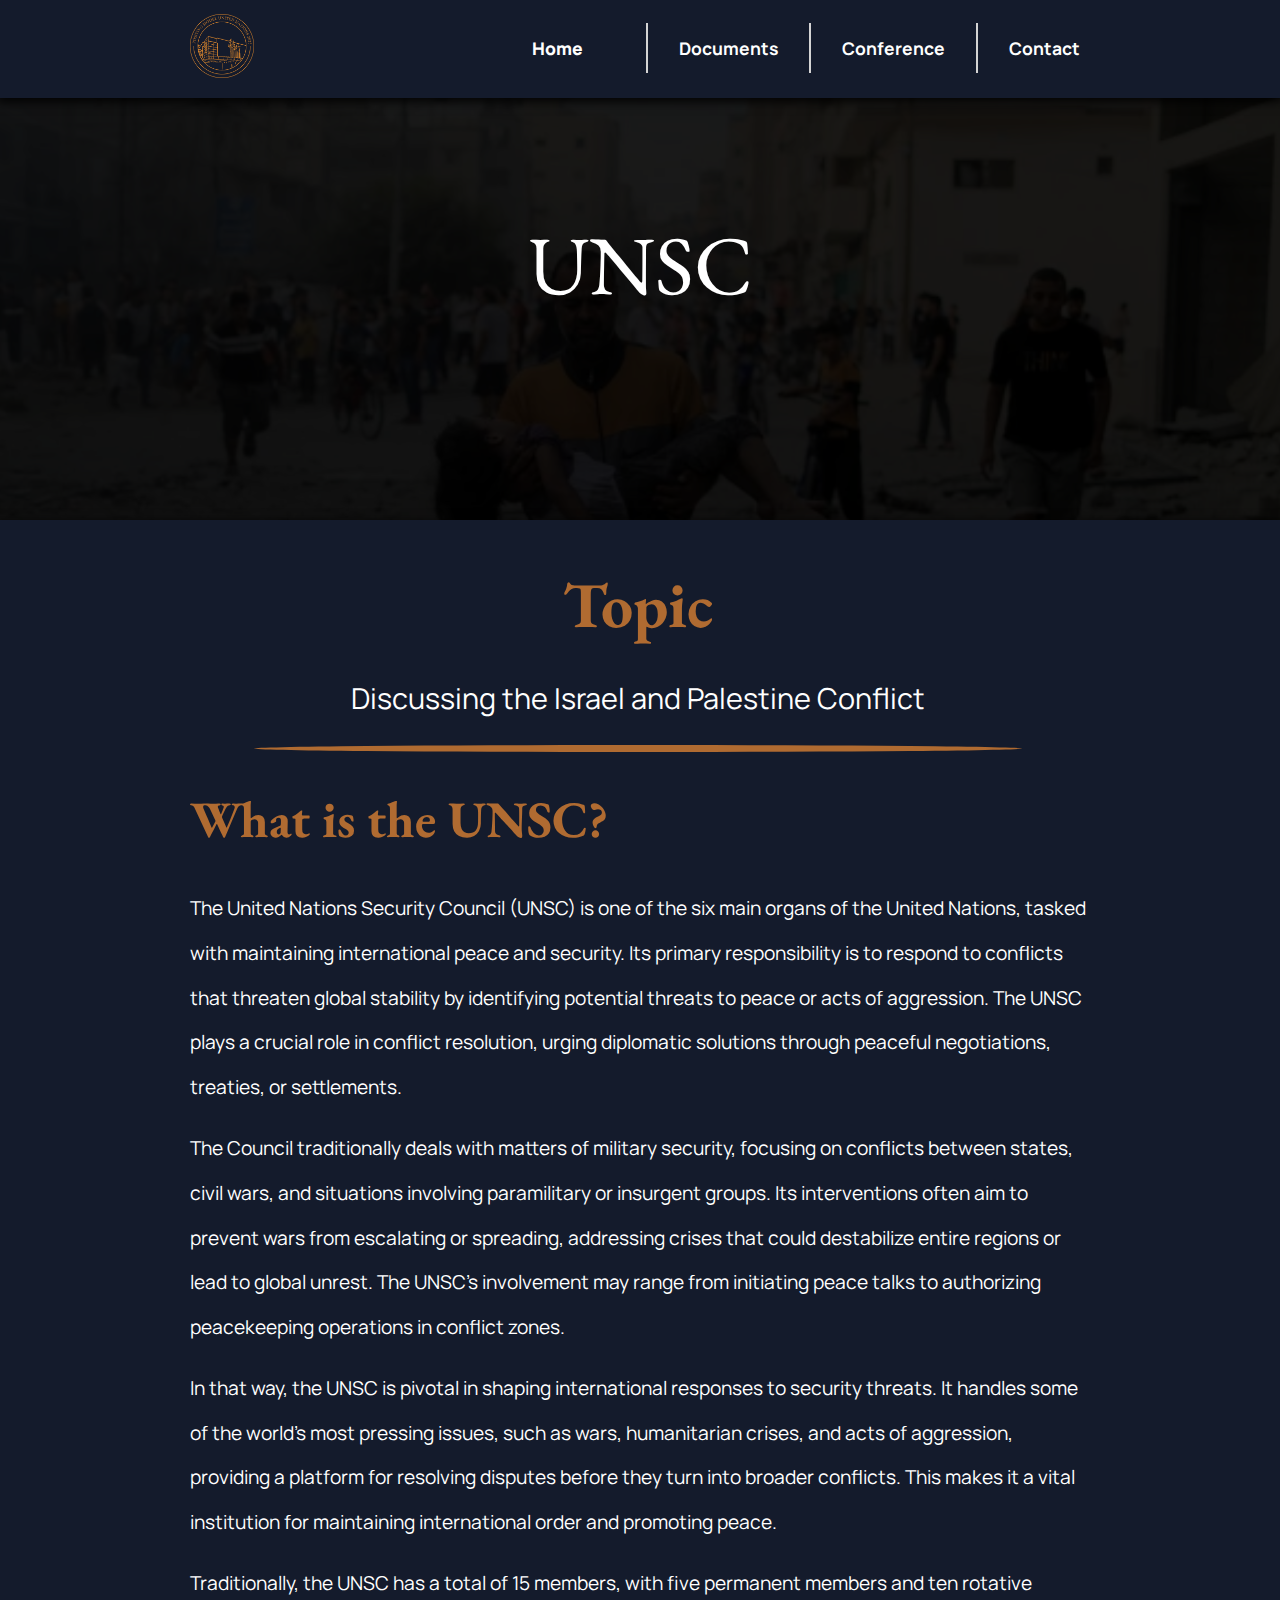
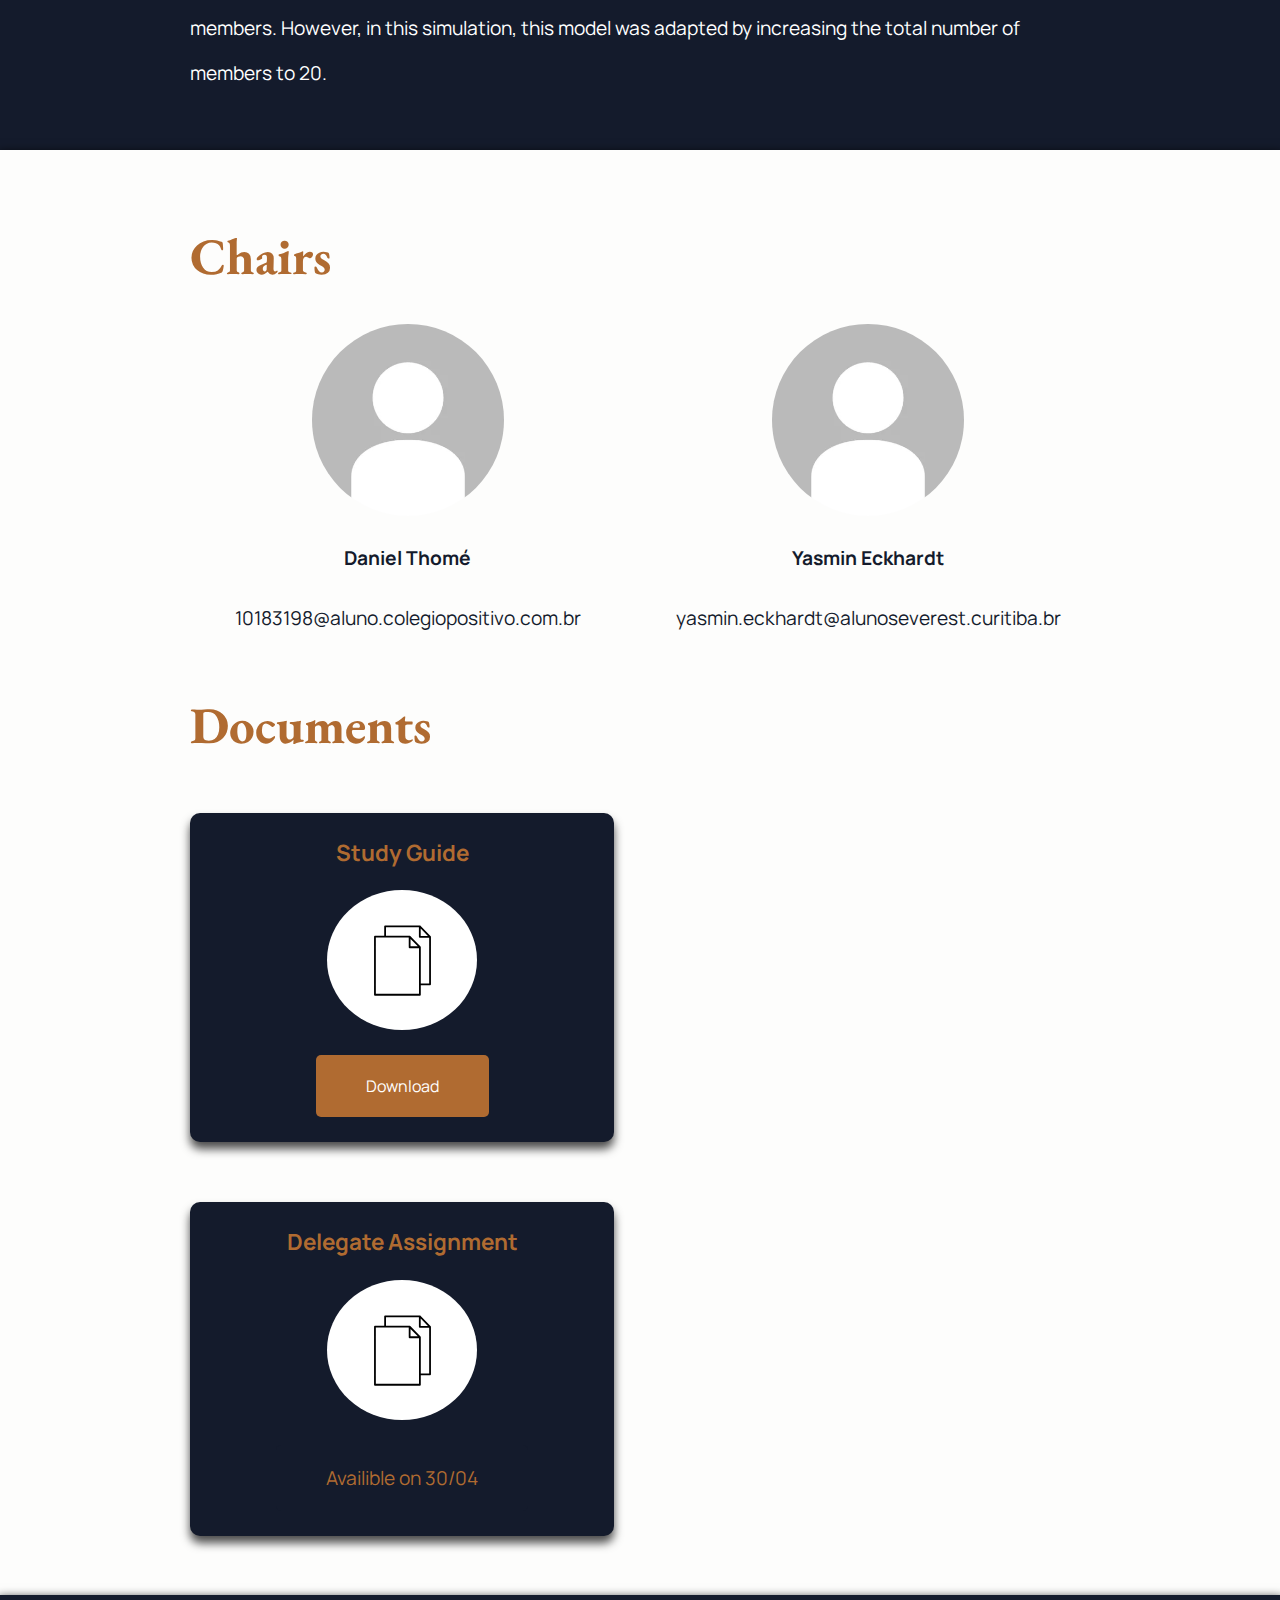
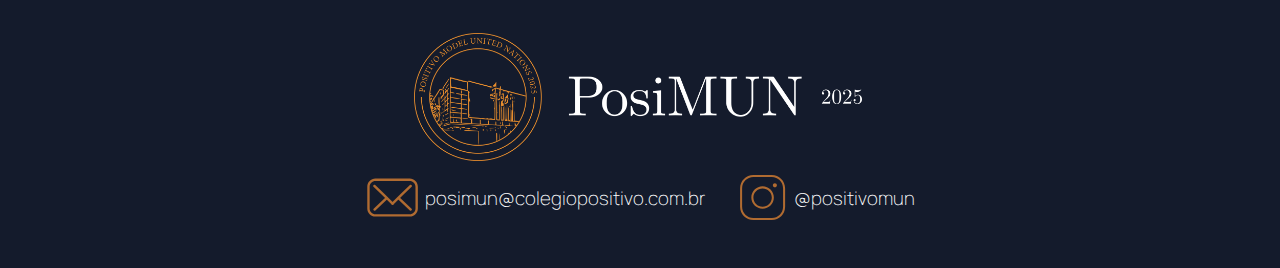
<file: UNSC.html>
<!DOCTYPE html>
<html lang="en">
<head>
   <meta charset="UTF-8">
   <meta name="viewport" content="width=device-width, initial-scale=1.0">
   <title>UNSC</title>
   <link rel="stylesheet" type="text/css" href="stylesheet.css">
   <link rel="icon" type="image/x-icon" href="logo-círculo-transparente.png">
   <link rel="preconnect" href="https://fonts.googleapis.com">
   <link rel="preconnect" href="https://fonts.gstatic.com" crossorigin>
   <link href="https://fonts.googleapis.com/css2?family=Chokokutai&family=Cormorant:ital,wght@0,300..700;1,300..700&family=EB+Garamond:ital,wght@0,400..800;1,400..800&family=Kanit:ital,wght@0,100;0,200;0,300;0,400;0,500;0,600;0,700;0,800;0,900;1,100;1,200;1,300;1,400;1,500;1,600;1,700;1,800;1,900&family=Manrope:wght@200..800&family=Nunito+Sans:ital,opsz,wght@0,6..12,200..1000;1,6..12,200..1000&family=Raleway:ital,wght@0,100..900;1,100..900&display=swap" rel="stylesheet">
   <link rel="preconnect" href="https://fonts.googleapis.com">
<link rel="preconnect" href="https://fonts.gstatic.com" crossorigin>
<link href="https://fonts.googleapis.com/css2?family=Chokokutai&family=Cormorant:ital,wght@0,300..700;1,300..700&family=EB+Garamond:ital,wght@0,400..800;1,400..800&family=Kanit:ital,wght@0,100;0,200;0,300;0,400;0,500;0,600;0,700;0,800;0,900;1,100;1,200;1,300;1,400;1,500;1,600;1,700;1,800;1,900&family=Manrope:wght@200..800&family=Nunito+Sans:ital,opsz,wght@0,6..12,200..1000;1,6..12,200..1000&family=Raleway:ital,wght@0,100..900;1,100..900&display=swap" rel="stylesheet">
</head>
<body class="body_UNSC">
    <div class="header_parent">
        <div class="header">
            <div class="logo">
                <a href="index.html">
                    <img src="logo-círculo-transparente.png" alt="PosiMUN" class="PosiMUN_logo_círculo">
                </a> 
            </div>
            <div class="buttons">
                <div>
                    <a href="index.html">
                        <button class="home_white">
                            Home
                        </button>
                     </a>
                    <a href="Documents.html">
                        <button class="button">
                            Documents
                        </button>
                    </a>
                    <a href="Conference.html">
                        <button class="button">
                             Conference
                        </button>
                    </a>
                    <a href="#rodapé">
                     <button class="resources">
                          Contact
                     </button>
                 </a>
                </div>
            </div>
        </div>
    </div>
   <div class="title_parent">
       <h1>
           UNSC
       </h1>
   </div>
   <div class="conteudo_1_parent">
       <div class="conteudo_1">
           <div class="title_topic">
               <h1>
                   Topic
               </h1>
           </div>
           <div class="conteudo_topic">
               <h2>
                   Discussing the Israel and Palestine Conflict
               </h2>
           </div>
           <div class="title_conteudo_2">
               <h1>
                   What is the UNSC?
               </h1>
           </div>
           <div class="conteudo_conteudo_2">
               <h2>
                   The United Nations Security Council (UNSC) is one of the six main organs of the United Nations, tasked with maintaining international peace and security. Its primary responsibility is to respond to conflicts that threaten global stability by identifying potential threats to peace or acts of aggression. The UNSC plays a crucial role in conflict resolution, urging diplomatic solutions through peaceful negotiations, treaties, or settlements.
               </h2>
               <h2>
                   The Council traditionally deals with matters of military security, focusing on conflicts between states, civil wars, and situations involving paramilitary or insurgent groups. Its interventions often aim to prevent wars from escalating or spreading, addressing crises that could destabilize entire regions or lead to global unrest. The UNSC’s involvement may range from initiating peace talks to authorizing peacekeeping operations in conflict zones.
               </h2>
               <h2>
                   In that way, the UNSC is pivotal in shaping international responses to security threats. It handles some of the world’s most pressing issues, such as wars, humanitarian crises, and acts of aggression, providing a platform for resolving disputes before they turn into broader conflicts. This makes it a vital institution for maintaining international order and promoting peace.
               </h2>
               <h2>
                   Traditionally, the UNSC has a total of 15 members, with five permanent members and ten rotative members. However, in this simulation, this model was adapted by increasing the total number of members to 20.
               </h2>
           </div>
       </div>
   </div>
   <div class="conteudo_2_parent">
       <div class="conteudo_2">
           <div class="title_conteudo_2">
               <h1>
                   Chairs
               </h1>
           </div>
           <div class="conteudo_conteudo_2">
               <div class="chairs_parent">
                   <div class="chairs">
                       <div class="chairs_information">
                           <div class="class_img">
                               <img src="foto_chairs.webp" alt="foto_chairs" class="chairs_photo">
                           </div>
                           <div class="chairs_name">
                               <h2>
                                   Daniel Thomé
                               </h2>
                           </div>
                           <div class="chairs_email">
                               <h2>
                                   10183198@aluno.colegiopositivo.com.br
                               </h2>
                           </div>
                       </div>
                   </div>
                   <div class="chairs">
                       <div class="chairs_information">
                           <div class="class_img">
                               <img src="foto_chairs.webp" alt="foto_chairs" class="chairs_photo">
                           </div>
                           <div class="chairs_name">
                               <h2>
                                   Yasmin Eckhardt
                               </h2>
                           </div>
                           <div class="chairs_email">
                               <h2>
                                   yasmin.eckhardt@alunoseverest.curitiba.br
                               </h2>
                           </div>
                       </div>
                   </div>
               </div>
           </div>
           <div class="title_conteudo_2">
               <h1>
                   Documents
               </h1>
           </div>
           <div class="download_parent">
               <div class="download">
                   <div class="bloco">
                       <h2>Study Guide</h2>
                       <div class="logo_circular">
                           <?xml version="1.0" ?><svg data-name="Layer 1" id="Layer_1" viewBox="0 0 512 512" xmlns="http://www.w3.org/2000/svg"><title/><path d="M450.19,94.35c0-.13,0-.27,0-.4s0-.16,0-.25,0-.23-.05-.34L450,93.1a3,3,0,0,0-.08-.32l-.09-.26c0-.1-.07-.21-.11-.31a2.56,2.56,0,0,0-.11-.24c0-.1-.09-.2-.14-.3l-.13-.23a2.68,2.68,0,0,0-.18-.28,1.88,1.88,0,0,0-.16-.23l-.19-.26c-.06-.08-.14-.15-.21-.23l-.15-.18-70-72.2,0,0a2.18,2.18,0,0,0-.22-.21l-.22-.21-.22-.16-.26-.19-.45-.28L377,17a6.15,6.15,0,0,0-2.93-.74H137.27a6.12,6.12,0,0,0-6.12,6.11V87.24H67.92a6.12,6.12,0,0,0-6.11,6.11V489.68a6.12,6.12,0,0,0,6.11,6.11H374.74a6.12,6.12,0,0,0,6.12-6.11V424.76h63.22a6.12,6.12,0,0,0,6.11-6.11V94.35Zm-70-56.93,49.43,51H380.19ZM368.62,483.56H74V99.47H298.61v66.08a6.12,6.12,0,0,0,6.12,6.12h63.89V483.56ZM310.85,108.45l49.44,51H310.85ZM438,412.53h-57.1v-247c0-.06,0-.11,0-.17s0-.27,0-.4l0-.24c0-.12,0-.24-.05-.35l-.06-.26a3,3,0,0,0-.09-.32,2.58,2.58,0,0,0-.08-.26c0-.1-.07-.21-.11-.31a2.56,2.56,0,0,1-.11-.24c-.05-.1-.09-.2-.15-.3l-.13-.23a2.61,2.61,0,0,0-.17-.28l-.16-.23-.19-.26-.21-.23-.16-.18-70-72.2,0,0c-.06-.07-.13-.12-.19-.18s-.17-.17-.26-.24l-.06,0a5.92,5.92,0,0,0-1.46-.88,6.06,6.06,0,0,0-2.38-.48H143.38V28.44H368V94.52a6.12,6.12,0,0,0,6.11,6.12H438Z"/></svg>
                       </div>
                        <a href="UNSC Guide PosiMUN.pdf">
                            <button class="btn_download">Download</button>
                        </a>
                   </div>
               </div>
               <div class="download">
                   <div class="bloco">
                       <h2>Delegate Assignment</h2>
                       <div class="logo_circular">
                           <?xml version="1.0" ?><svg data-name="Layer 1" id="Layer_1" viewBox="0 0 512 512" xmlns="http://www.w3.org/2000/svg"><title/><path d="M450.19,94.35c0-.13,0-.27,0-.4s0-.16,0-.25,0-.23-.05-.34L450,93.1a3,3,0,0,0-.08-.32l-.09-.26c0-.1-.07-.21-.11-.31a2.56,2.56,0,0,0-.11-.24c0-.1-.09-.2-.14-.3l-.13-.23a2.68,2.68,0,0,0-.18-.28,1.88,1.88,0,0,0-.16-.23l-.19-.26c-.06-.08-.14-.15-.21-.23l-.15-.18-70-72.2,0,0a2.18,2.18,0,0,0-.22-.21l-.22-.21-.22-.16-.26-.19-.45-.28L377,17a6.15,6.15,0,0,0-2.93-.74H137.27a6.12,6.12,0,0,0-6.12,6.11V87.24H67.92a6.12,6.12,0,0,0-6.11,6.11V489.68a6.12,6.12,0,0,0,6.11,6.11H374.74a6.12,6.12,0,0,0,6.12-6.11V424.76h63.22a6.12,6.12,0,0,0,6.11-6.11V94.35Zm-70-56.93,49.43,51H380.19ZM368.62,483.56H74V99.47H298.61v66.08a6.12,6.12,0,0,0,6.12,6.12h63.89V483.56ZM310.85,108.45l49.44,51H310.85ZM438,412.53h-57.1v-247c0-.06,0-.11,0-.17s0-.27,0-.4l0-.24c0-.12,0-.24-.05-.35l-.06-.26a3,3,0,0,0-.09-.32,2.58,2.58,0,0,0-.08-.26c0-.1-.07-.21-.11-.31a2.56,2.56,0,0,1-.11-.24c-.05-.1-.09-.2-.15-.3l-.13-.23a2.61,2.61,0,0,0-.17-.28l-.16-.23-.19-.26-.21-.23-.16-.18-70-72.2,0,0c-.06-.07-.13-.12-.19-.18s-.17-.17-.26-.24l-.06,0a5.92,5.92,0,0,0-1.46-.88,6.06,6.06,0,0,0-2.38-.48H143.38V28.44H368V94.52a6.12,6.12,0,0,0,6.11,6.12H438Z"/></svg>
                       </div>
                       <button class="btn_download_na">Availible on 30/04</button>
                   </div>
               </div>
           </div>
       </div>
    </div>
    <div id="rodapé" class="rodapé_parent">
        <div class="rodapé">
            <div class="PosiMUN_logo_end">
                <img src="logo-transparente2.png" alt="PosiMUN" class="PosiMUN_logo_end2">
            </div>
            <div class="info_end">
                <div class="info_parent">
                    <div class="info_logo">
                     <svg xmlns="http://www.w3.org/2000/svg" xmlns:xlink="http://www.w3.org/1999/xlink" version="1.1" width="4vw" height="4vw" viewBox="0 0 256 256" xml:space="preserve">
 
                         <defs>
                         </defs>
                         <g style="stroke: none; stroke-width: 0; stroke-dasharray: none; stroke-linecap: butt; stroke-linejoin: miter; stroke-miterlimit: 10; fill: none; fill-rule: nonzero; opacity: 1;" transform="translate(1.4065934065934016 1.4065934065934016) scale(2.81 2.81)" >
                             <path d="M 75.546 78.738 H 14.455 C 6.484 78.738 0 72.254 0 64.283 V 25.716 c 0 -7.97 6.485 -14.455 14.455 -14.455 h 61.091 c 7.97 0 14.454 6.485 14.454 14.455 v 38.567 C 90 72.254 83.516 78.738 75.546 78.738 z M 14.455 15.488 c -5.64 0 -10.228 4.588 -10.228 10.228 v 38.567 c 0 5.64 4.588 10.229 10.228 10.229 h 61.091 c 5.64 0 10.228 -4.589 10.228 -10.229 V 25.716 c 0 -5.64 -4.588 -10.228 -10.228 -10.228 H 14.455 z" style="stroke: none; stroke-width: 1; stroke-dasharray: none; stroke-linecap: butt; stroke-linejoin: miter; stroke-miterlimit: 10; fill: rgb(176, 107, 49); fill-rule: nonzero; opacity: 1;" transform=" matrix(1 0 0 1 0 0) " stroke-linecap="round" />
                             <path d="M 11.044 25.917 C 21.848 36.445 32.652 46.972 43.456 57.5 c 2.014 1.962 5.105 -1.122 3.088 -3.088 C 35.74 43.885 24.936 33.357 14.132 22.83 C 12.118 20.867 9.027 23.952 11.044 25.917 L 11.044 25.917 z" style="stroke: none; stroke-width: 1; stroke-dasharray: none; stroke-linecap: butt; stroke-linejoin: miter; stroke-miterlimit: 10; fill: rgb(176, 107, 49); fill-rule: nonzero; opacity: 1;" transform=" matrix(1 0 0 1 0 0) " stroke-linecap="round" />
                             <path d="M 46.544 57.5 c 10.804 -10.527 21.608 -21.055 32.412 -31.582 c 2.016 -1.965 -1.073 -5.051 -3.088 -3.088 C 65.064 33.357 54.26 43.885 43.456 54.412 C 41.44 56.377 44.529 59.463 46.544 57.5 L 46.544 57.5 z" style="stroke: none; stroke-width: 1; stroke-dasharray: none; stroke-linecap: butt; stroke-linejoin: miter; stroke-miterlimit: 10; fill: rgb(176, 107, 49); fill-rule: nonzero; opacity: 1;" transform=" matrix(1 0 0 1 0 0) " stroke-linecap="round" />
                             <path d="M 78.837 64.952 c -7.189 -6.818 -14.379 -13.635 -21.568 -20.453 c -2.039 -1.933 -5.132 1.149 -3.088 3.088 c 7.189 6.818 14.379 13.635 21.568 20.453 C 77.788 69.973 80.881 66.89 78.837 64.952 L 78.837 64.952 z" style="stroke: none; stroke-width: 1; stroke-dasharray: none; stroke-linecap: butt; stroke-linejoin: miter; stroke-miterlimit: 10; fill: rgb(176, 107, 49); fill-rule: nonzero; opacity: 1;" transform=" matrix(1 0 0 1 0 0) " stroke-linecap="round" />
                             <path d="M 14.446 68.039 c 7.189 -6.818 14.379 -13.635 21.568 -20.453 c 2.043 -1.938 -1.048 -5.022 -3.088 -3.088 c -7.189 6.818 -14.379 13.635 -21.568 20.453 C 9.315 66.889 12.406 69.974 14.446 68.039 L 14.446 68.039 z" style="stroke: none; stroke-width: 1; stroke-dasharray: none; stroke-linecap: butt; stroke-linejoin: miter; stroke-miterlimit: 10; fill: rgb(176, 107, 49); fill-rule: nonzero; opacity: 1;" transform=" matrix(1 0 0 1 0 0) " stroke-linecap="round" />
                         </g>
                         </svg>
                     </div>
                     <div class="info">
                         <h3 class="posimun_email">
                             posimun@colegiopositivo.com.br
                         </h3>
                     </div>
                </div>
                <div class="info_parent">
                    <div class="info_logo">
                     <svg xmlns="http://www.w3.org/2000/svg" x="0px" y="0px" width="4vw" height="4vw" viewBox="0,0,256,256">
                         <g fill="#b06b31" fill-rule="nonzero" stroke="none" stroke-width="1" stroke-linecap="butt" stroke-linejoin="miter" stroke-miterlimit="10" stroke-dasharray="" stroke-dashoffset="0" font-family="none" font-weight="none" font-size="none" text-anchor="none" style="mix-blend-mode: normal"><g transform="scale(5.12,5.12)"><path d="M16,3c-7.16752,0 -13,5.83248 -13,13v18c0,7.16752 5.83248,13 13,13h18c7.16752,0 13,-5.83248 13,-13v-18c0,-7.16752 -5.83248,-13 -13,-13zM16,5h18c6.08648,0 11,4.91352 11,11v18c0,6.08648 -4.91352,11 -11,11h-18c-6.08648,0 -11,-4.91352 -11,-11v-18c0,-6.08648 4.91352,-11 11,-11zM37,11c-1.10457,0 -2,0.89543 -2,2c0,1.10457 0.89543,2 2,2c1.10457,0 2,-0.89543 2,-2c0,-1.10457 -0.89543,-2 -2,-2zM25,14c-6.06329,0 -11,4.93671 -11,11c0,6.06329 4.93671,11 11,11c6.06329,0 11,-4.93671 11,-11c0,-6.06329 -4.93671,-11 -11,-11zM25,16c4.98241,0 9,4.01759 9,9c0,4.98241 -4.01759,9 -9,9c-4.98241,0 -9,-4.01759 -9,-9c0,-4.98241 4.01759,-9 9,-9z"></path></g></g>
                         </svg>
                    </div>
                    <div class="info">
                         <h3 class="posimun_insta">
                             @positivomun
                         </div>
                    </div>
                </div>
                </div>
            </div>
        </div>
    </div>
</body>
</html>
</file>
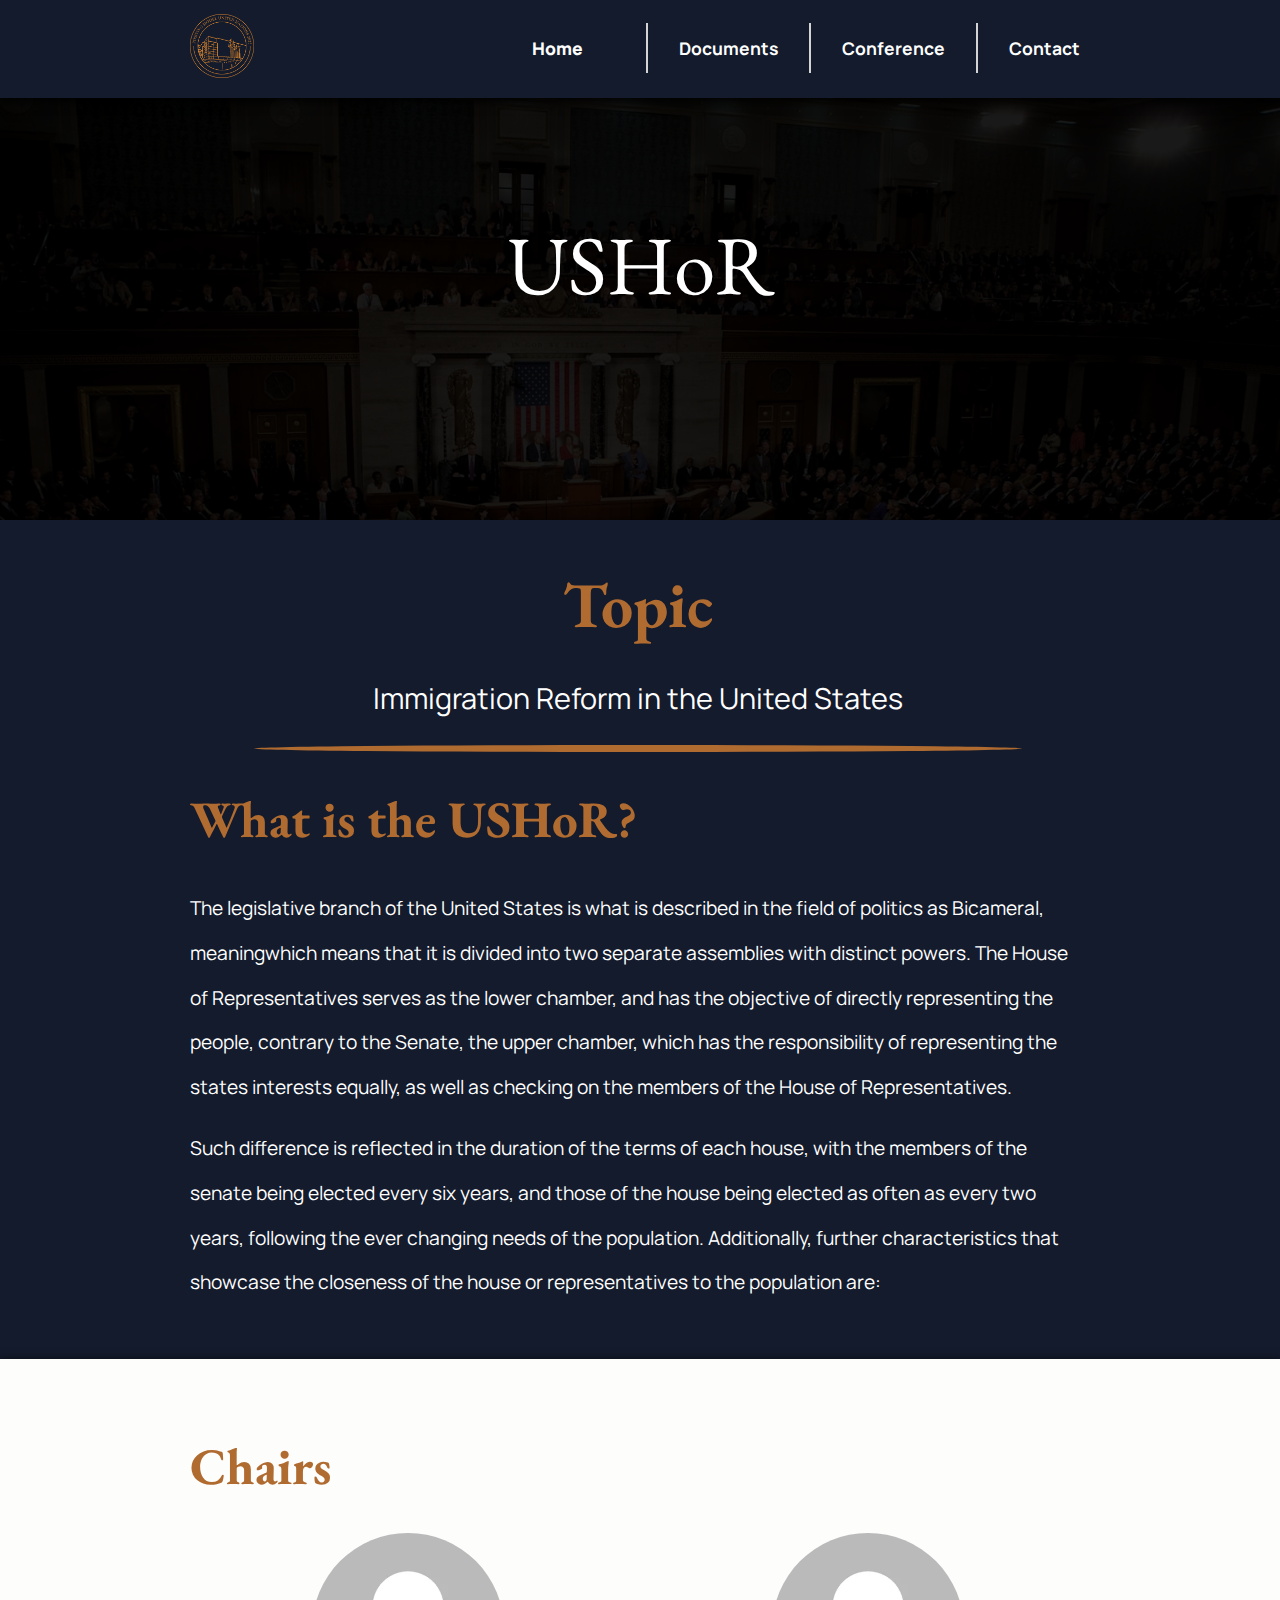
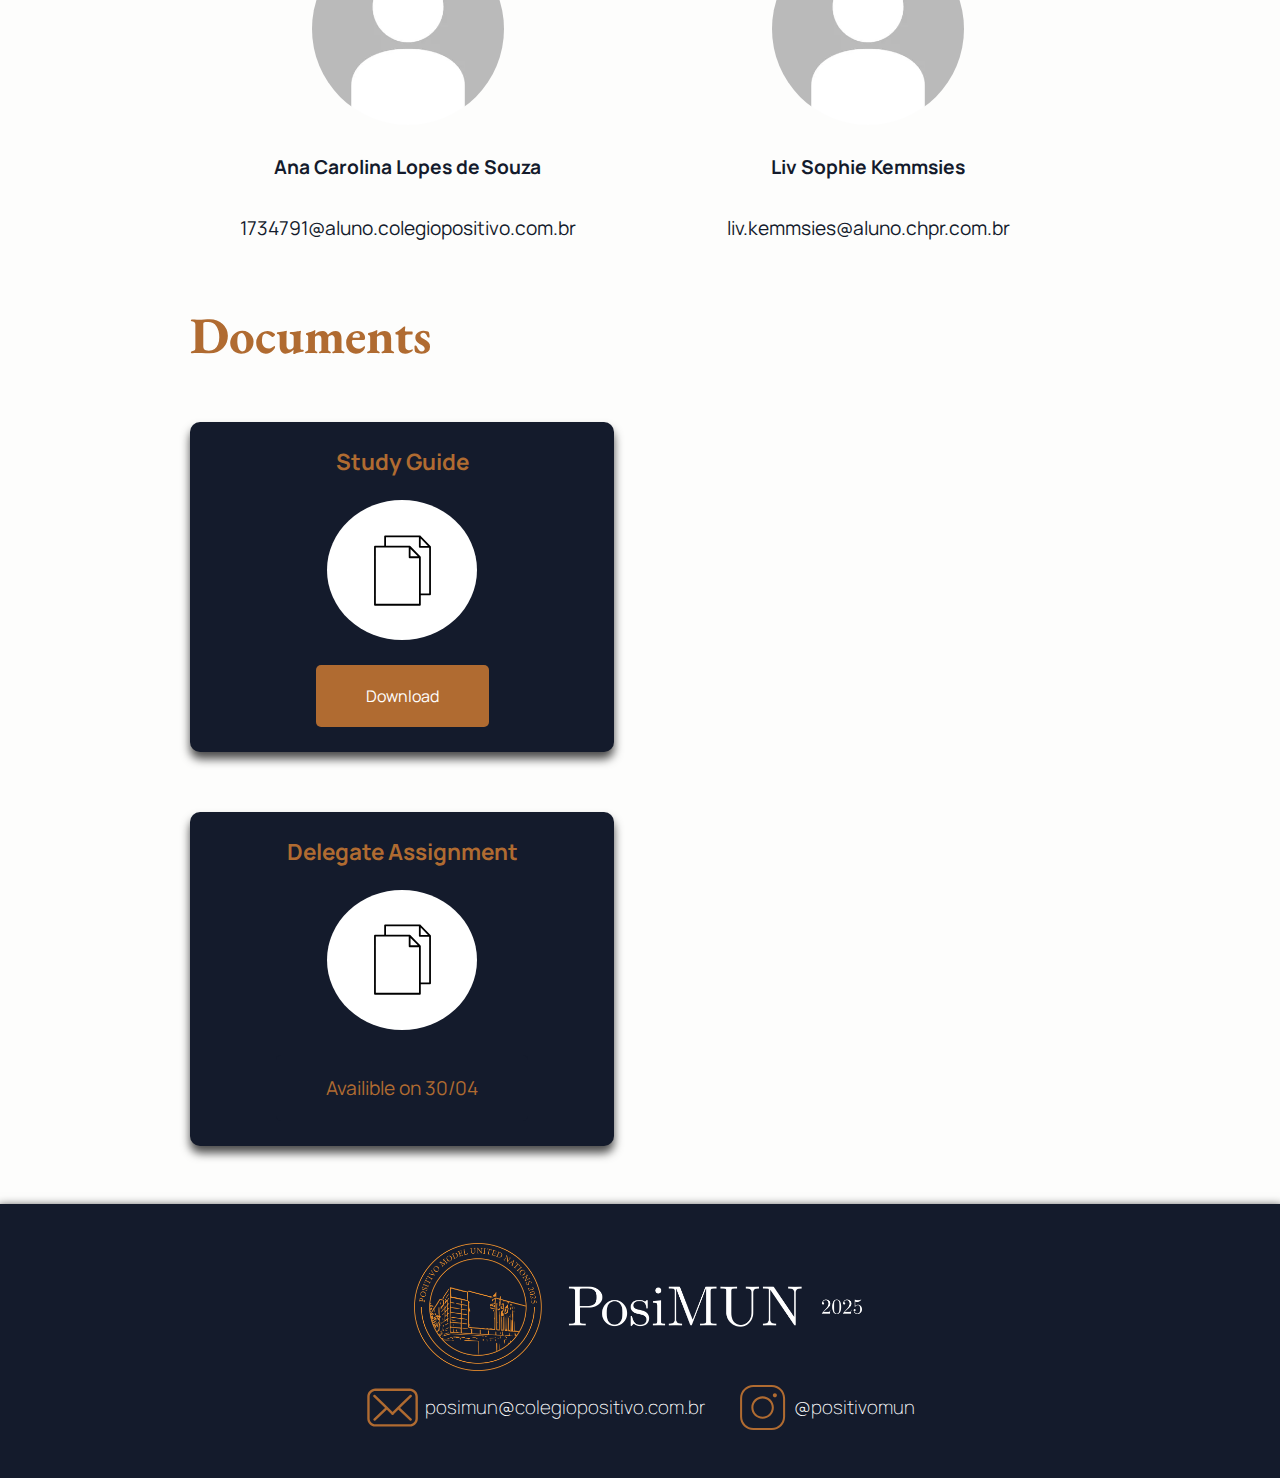
<file: USHoR.html>
<!DOCTYPE html>
<html lang="en">
<head>
   <meta charset="UTF-8">
   <meta name="viewport" content="width=device-width, initial-scale=1.0">
   <title>USHoR</title>
   <link rel="stylesheet" type="text/css" href="stylesheet.css">
   <link rel="icon" type="image/x-icon" href="logo-círculo-transparente.png">
   <link rel="preconnect" href="https://fonts.googleapis.com">
   <link rel="preconnect" href="https://fonts.gstatic.com" crossorigin>
   <link href="https://fonts.googleapis.com/css2?family=Chokokutai&family=Cormorant:ital,wght@0,300..700;1,300..700&family=EB+Garamond:ital,wght@0,400..800;1,400..800&family=Kanit:ital,wght@0,100;0,200;0,300;0,400;0,500;0,600;0,700;0,800;0,900;1,100;1,200;1,300;1,400;1,500;1,600;1,700;1,800;1,900&family=Manrope:wght@200..800&family=Nunito+Sans:ital,opsz,wght@0,6..12,200..1000;1,6..12,200..1000&family=Raleway:ital,wght@0,100..900;1,100..900&display=swap" rel="stylesheet">
   <link rel="preconnect" href="https://fonts.googleapis.com">
<link rel="preconnect" href="https://fonts.gstatic.com" crossorigin>
<link href="https://fonts.googleapis.com/css2?family=Chokokutai&family=Cormorant:ital,wght@0,300..700;1,300..700&family=EB+Garamond:ital,wght@0,400..800;1,400..800&family=Kanit:ital,wght@0,100;0,200;0,300;0,400;0,500;0,600;0,700;0,800;0,900;1,100;1,200;1,300;1,400;1,500;1,600;1,700;1,800;1,900&family=Manrope:wght@200..800&family=Nunito+Sans:ital,opsz,wght@0,6..12,200..1000;1,6..12,200..1000&family=Raleway:ital,wght@0,100..900;1,100..900&display=swap" rel="stylesheet">
</head>
<body class="body_HOR">
    <div class="header_parent">
        <div class="header">
            <div class="logo">
                <a href="index.html">
                    <img src="logo-círculo-transparente.png" alt="PosiMUN" class="PosiMUN_logo_círculo">
                </a> 
            </div>
            <div class="buttons">
                <div>
                    <a href="index.html">
                        <button class="home_white">
                            Home
                        </button>
                     </a>
                    <a href="Documents.html">
                        <button class="button">
                            Documents
                        </button>
                    </a>
                    <a href="Conference.html">
                        <button class="button">
                             Conference
                        </button>
                    </a>
                    <a href="#rodapé">
                     <button class="resources">
                          Contact
                     </button>
                 </a>
                </div>
            </div>
        </div>
    </div>
   <div class="title_parent">
       <h1>
           USHoR
       </h1>
   </div>
   <div class="conteudo_1_parent">
       <div class="conteudo_1">
           <div class="title_topic">
               <h1>
                   Topic
               </h1>
           </div>
           <div class="conteudo_topic">
               <h2>
                    Immigration Reform in the United States
               </h2>
           </div>
           <div class="title_conteudo_2">
               <h1>
                   What is the USHoR?
               </h1>
           </div>
           <div class="conteudo_conteudo_2">
               <h2>
                    The legislative branch of the United States is what is described in the field of politics as Bicameral, meaningwhich means that it is divided into two separate assemblies with distinct powers. The House of Representatives serves as the lower chamber, and has the objective of directly representing the people, contrary to the Senate, the upper chamber, which has the responsibility of  representing the states interests equally, as well as checking on the members of the House of Representatives.
                </h2>
               <h2>
                    Such difference is reflected in the duration of the terms of each house, with the members of the senate being elected every six years, and those of the house being elected as often as every two years, following the ever changing needs of the population. Additionally, further characteristics that showcase the closeness of the house or representatives to the population are:
                </h2>
           </div>
       </div>
   </div>
   <div class="conteudo_2_parent">
       <div class="conteudo_2">
           <div class="title_conteudo_2">
               <h1>
                   Chairs
               </h1>
           </div>
           <div class="conteudo_conteudo_2">
               <div class="chairs_parent">
                   <div class="chairs">
                       <div class="chairs_information">
                           <div class="class_img">
                               <img src="foto_chairs.webp" alt="foto_chairs" class="chairs_photo">
                           </div>
                           <div class="chairs_name">
                                <h2>
                                    Ana Carolina Lopes de Souza
                                </h2>
                           </div>
                           <div class="chairs_email">
                                <h2>
                                    1734791@aluno.colegiopositivo.com.br
                                </h2>
                           </div>
                       </div>
                   </div>
                   <div class="chairs">
                       <div class="chairs_information">
                           <div class="class_img">
                               <img src="foto_chairs.webp" alt="foto_chairs" class="chairs_photo">
                           </div>
                           <div class="chairs_name">
                               <h2>
                                    Liv Sophie Kemmsies
                               </h2>
                           </div>
                           <div class="chairs_email">
                               <h2>
                                    liv.kemmsies@aluno.chpr.com.br
                               </h2>
                           </div>
                       </div>
                   </div>
               </div>
           </div>
           <div class="title_conteudo_2">
               <h1>
                   Documents
               </h1>
           </div>
           <div class="download_parent">
               <div class="download">
                   <div class="bloco">
                       <h2>Study Guide</h2>
                       <div class="logo_circular">
                           <?xml version="1.0" ?><svg data-name="Layer 1" id="Layer_1" viewBox="0 0 512 512" xmlns="http://www.w3.org/2000/svg"><title/><path d="M450.19,94.35c0-.13,0-.27,0-.4s0-.16,0-.25,0-.23-.05-.34L450,93.1a3,3,0,0,0-.08-.32l-.09-.26c0-.1-.07-.21-.11-.31a2.56,2.56,0,0,0-.11-.24c0-.1-.09-.2-.14-.3l-.13-.23a2.68,2.68,0,0,0-.18-.28,1.88,1.88,0,0,0-.16-.23l-.19-.26c-.06-.08-.14-.15-.21-.23l-.15-.18-70-72.2,0,0a2.18,2.18,0,0,0-.22-.21l-.22-.21-.22-.16-.26-.19-.45-.28L377,17a6.15,6.15,0,0,0-2.93-.74H137.27a6.12,6.12,0,0,0-6.12,6.11V87.24H67.92a6.12,6.12,0,0,0-6.11,6.11V489.68a6.12,6.12,0,0,0,6.11,6.11H374.74a6.12,6.12,0,0,0,6.12-6.11V424.76h63.22a6.12,6.12,0,0,0,6.11-6.11V94.35Zm-70-56.93,49.43,51H380.19ZM368.62,483.56H74V99.47H298.61v66.08a6.12,6.12,0,0,0,6.12,6.12h63.89V483.56ZM310.85,108.45l49.44,51H310.85ZM438,412.53h-57.1v-247c0-.06,0-.11,0-.17s0-.27,0-.4l0-.24c0-.12,0-.24-.05-.35l-.06-.26a3,3,0,0,0-.09-.32,2.58,2.58,0,0,0-.08-.26c0-.1-.07-.21-.11-.31a2.56,2.56,0,0,1-.11-.24c-.05-.1-.09-.2-.15-.3l-.13-.23a2.61,2.61,0,0,0-.17-.28l-.16-.23-.19-.26-.21-.23-.16-.18-70-72.2,0,0c-.06-.07-.13-.12-.19-.18s-.17-.17-.26-.24l-.06,0a5.92,5.92,0,0,0-1.46-.88,6.06,6.06,0,0,0-2.38-.48H143.38V28.44H368V94.52a6.12,6.12,0,0,0,6.11,6.12H438Z"/></svg>
                       </div>
                       <a href="USHoR Guide PosiMUN.pdf">
                            <button class="btn_download">Download</button>
                        </a>
                   </div>
               </div>
               <div class="download">
                   <div class="bloco">
                       <h2>Delegate Assignment</h2>
                       <div class="logo_circular">
                           <?xml version="1.0" ?><svg data-name="Layer 1" id="Layer_1" viewBox="0 0 512 512" xmlns="http://www.w3.org/2000/svg"><title/><path d="M450.19,94.35c0-.13,0-.27,0-.4s0-.16,0-.25,0-.23-.05-.34L450,93.1a3,3,0,0,0-.08-.32l-.09-.26c0-.1-.07-.21-.11-.31a2.56,2.56,0,0,0-.11-.24c0-.1-.09-.2-.14-.3l-.13-.23a2.68,2.68,0,0,0-.18-.28,1.88,1.88,0,0,0-.16-.23l-.19-.26c-.06-.08-.14-.15-.21-.23l-.15-.18-70-72.2,0,0a2.18,2.18,0,0,0-.22-.21l-.22-.21-.22-.16-.26-.19-.45-.28L377,17a6.15,6.15,0,0,0-2.93-.74H137.27a6.12,6.12,0,0,0-6.12,6.11V87.24H67.92a6.12,6.12,0,0,0-6.11,6.11V489.68a6.12,6.12,0,0,0,6.11,6.11H374.74a6.12,6.12,0,0,0,6.12-6.11V424.76h63.22a6.12,6.12,0,0,0,6.11-6.11V94.35Zm-70-56.93,49.43,51H380.19ZM368.62,483.56H74V99.47H298.61v66.08a6.12,6.12,0,0,0,6.12,6.12h63.89V483.56ZM310.85,108.45l49.44,51H310.85ZM438,412.53h-57.1v-247c0-.06,0-.11,0-.17s0-.27,0-.4l0-.24c0-.12,0-.24-.05-.35l-.06-.26a3,3,0,0,0-.09-.32,2.58,2.58,0,0,0-.08-.26c0-.1-.07-.21-.11-.31a2.56,2.56,0,0,1-.11-.24c-.05-.1-.09-.2-.15-.3l-.13-.23a2.61,2.61,0,0,0-.17-.28l-.16-.23-.19-.26-.21-.23-.16-.18-70-72.2,0,0c-.06-.07-.13-.12-.19-.18s-.17-.17-.26-.24l-.06,0a5.92,5.92,0,0,0-1.46-.88,6.06,6.06,0,0,0-2.38-.48H143.38V28.44H368V94.52a6.12,6.12,0,0,0,6.11,6.12H438Z"/></svg>
                       </div>
                       <button class="btn_download_na">Availible on 30/04</button>
                   </div>
               </div>
           </div>
       </div>
    </div>
    <div id="rodapé" class="rodapé_parent">
        <div class="rodapé">
            <div class="PosiMUN_logo_end">
                <img src="logo-transparente2.png" alt="PosiMUN" class="PosiMUN_logo_end2">
            </div>
            <div class="info_end">
                <div class="info_parent">
                    <div class="info_logo">
                     <svg xmlns="http://www.w3.org/2000/svg" xmlns:xlink="http://www.w3.org/1999/xlink" version="1.1" width="4vw" height="4vw" viewBox="0 0 256 256" xml:space="preserve">
 
                         <defs>
                         </defs>
                         <g style="stroke: none; stroke-width: 0; stroke-dasharray: none; stroke-linecap: butt; stroke-linejoin: miter; stroke-miterlimit: 10; fill: none; fill-rule: nonzero; opacity: 1;" transform="translate(1.4065934065934016 1.4065934065934016) scale(2.81 2.81)" >
                             <path d="M 75.546 78.738 H 14.455 C 6.484 78.738 0 72.254 0 64.283 V 25.716 c 0 -7.97 6.485 -14.455 14.455 -14.455 h 61.091 c 7.97 0 14.454 6.485 14.454 14.455 v 38.567 C 90 72.254 83.516 78.738 75.546 78.738 z M 14.455 15.488 c -5.64 0 -10.228 4.588 -10.228 10.228 v 38.567 c 0 5.64 4.588 10.229 10.228 10.229 h 61.091 c 5.64 0 10.228 -4.589 10.228 -10.229 V 25.716 c 0 -5.64 -4.588 -10.228 -10.228 -10.228 H 14.455 z" style="stroke: none; stroke-width: 1; stroke-dasharray: none; stroke-linecap: butt; stroke-linejoin: miter; stroke-miterlimit: 10; fill: rgb(176, 107, 49); fill-rule: nonzero; opacity: 1;" transform=" matrix(1 0 0 1 0 0) " stroke-linecap="round" />
                             <path d="M 11.044 25.917 C 21.848 36.445 32.652 46.972 43.456 57.5 c 2.014 1.962 5.105 -1.122 3.088 -3.088 C 35.74 43.885 24.936 33.357 14.132 22.83 C 12.118 20.867 9.027 23.952 11.044 25.917 L 11.044 25.917 z" style="stroke: none; stroke-width: 1; stroke-dasharray: none; stroke-linecap: butt; stroke-linejoin: miter; stroke-miterlimit: 10; fill: rgb(176, 107, 49); fill-rule: nonzero; opacity: 1;" transform=" matrix(1 0 0 1 0 0) " stroke-linecap="round" />
                             <path d="M 46.544 57.5 c 10.804 -10.527 21.608 -21.055 32.412 -31.582 c 2.016 -1.965 -1.073 -5.051 -3.088 -3.088 C 65.064 33.357 54.26 43.885 43.456 54.412 C 41.44 56.377 44.529 59.463 46.544 57.5 L 46.544 57.5 z" style="stroke: none; stroke-width: 1; stroke-dasharray: none; stroke-linecap: butt; stroke-linejoin: miter; stroke-miterlimit: 10; fill: rgb(176, 107, 49); fill-rule: nonzero; opacity: 1;" transform=" matrix(1 0 0 1 0 0) " stroke-linecap="round" />
                             <path d="M 78.837 64.952 c -7.189 -6.818 -14.379 -13.635 -21.568 -20.453 c -2.039 -1.933 -5.132 1.149 -3.088 3.088 c 7.189 6.818 14.379 13.635 21.568 20.453 C 77.788 69.973 80.881 66.89 78.837 64.952 L 78.837 64.952 z" style="stroke: none; stroke-width: 1; stroke-dasharray: none; stroke-linecap: butt; stroke-linejoin: miter; stroke-miterlimit: 10; fill: rgb(176, 107, 49); fill-rule: nonzero; opacity: 1;" transform=" matrix(1 0 0 1 0 0) " stroke-linecap="round" />
                             <path d="M 14.446 68.039 c 7.189 -6.818 14.379 -13.635 21.568 -20.453 c 2.043 -1.938 -1.048 -5.022 -3.088 -3.088 c -7.189 6.818 -14.379 13.635 -21.568 20.453 C 9.315 66.889 12.406 69.974 14.446 68.039 L 14.446 68.039 z" style="stroke: none; stroke-width: 1; stroke-dasharray: none; stroke-linecap: butt; stroke-linejoin: miter; stroke-miterlimit: 10; fill: rgb(176, 107, 49); fill-rule: nonzero; opacity: 1;" transform=" matrix(1 0 0 1 0 0) " stroke-linecap="round" />
                         </g>
                         </svg>
                     </div>
                     <div class="info">
                         <h3 class="posimun_email">
                             posimun@colegiopositivo.com.br
                         </h3>
                     </div>
                </div>
                <div class="info_parent">
                    <div class="info_logo">
                     <svg xmlns="http://www.w3.org/2000/svg" x="0px" y="0px" width="4vw" height="4vw" viewBox="0,0,256,256">
                         <g fill="#b06b31" fill-rule="nonzero" stroke="none" stroke-width="1" stroke-linecap="butt" stroke-linejoin="miter" stroke-miterlimit="10" stroke-dasharray="" stroke-dashoffset="0" font-family="none" font-weight="none" font-size="none" text-anchor="none" style="mix-blend-mode: normal"><g transform="scale(5.12,5.12)"><path d="M16,3c-7.16752,0 -13,5.83248 -13,13v18c0,7.16752 5.83248,13 13,13h18c7.16752,0 13,-5.83248 13,-13v-18c0,-7.16752 -5.83248,-13 -13,-13zM16,5h18c6.08648,0 11,4.91352 11,11v18c0,6.08648 -4.91352,11 -11,11h-18c-6.08648,0 -11,-4.91352 -11,-11v-18c0,-6.08648 4.91352,-11 11,-11zM37,11c-1.10457,0 -2,0.89543 -2,2c0,1.10457 0.89543,2 2,2c1.10457,0 2,-0.89543 2,-2c0,-1.10457 -0.89543,-2 -2,-2zM25,14c-6.06329,0 -11,4.93671 -11,11c0,6.06329 4.93671,11 11,11c6.06329,0 11,-4.93671 11,-11c0,-6.06329 -4.93671,-11 -11,-11zM25,16c4.98241,0 9,4.01759 9,9c0,4.98241 -4.01759,9 -9,9c-4.98241,0 -9,-4.01759 -9,-9c0,-4.98241 4.01759,-9 9,-9z"></path></g></g>
                         </svg>
                    </div>
                    <div class="info">
                         <h3 class="posimun_insta">
                             @positivomun
                         </div>
                    </div>
                </div>
                </div>
            </div>
        </div>
    </div>
</body>
</html>
</file>
<file: stylesheet.css>
*{
  font-family: "Manrope";
}

html{
  scroll-behavior: smooth;
}

body{
  overflow-x: hidden;
  margin-bottom: 0px;
}

h1{
  font-family: "EB Garamond";
  font-weight: bold;
}
 h2{
  font-weight: 400;
  line-height: max(3.5vw, 30px);
}
 h3{
  font-weight: 100;
}
 /* Front page */
.body_frontpage{
  background-image: url("agenda-2030-da-onu-9.webp");
  background-repeat: no-repeat;
  background-attachment: fixed;
  background-size: cover;
  background-position: center;
}
 .header_parent{
  background-color: rgb(20, 27, 44);
  position: fixed;
  height: 10vw;
  max-height: 100px;
  width: 100vw;
  margin-top: -10px;
  margin-right: -30px;
  margin-left: -10px;
  padding-right: 5px;
  box-shadow: 0 3px 10px black;
  display: flex;
  align-items: center;
  justify-content: center;
  z-index: 10;
}
 .header{
  height: 10vw;
  width: 70vw;
  display: flex;
  align-items: center;
}


.logo{
  flex: 25vw;
}
 .PosiMUN_logo_círculo{
  height: max(5vw, 50px);
}
 .buttons{
  flex: 45vw;
  display: flex;
}


.home{
  height: 100%;
  flex: 15vw;
  color: rgb(220, 144, 81);
  background-color: rgb(20, 27, 44);
  border: 0px;
  font-weight: 900;
  transition: all 0.3s;
  font-size: min(4vw, 17.5px);
  padding-left: 2.5vw;
  padding-right: 5vw;
}

.home_white{
  height: 100%;
  flex: 15vw;
  color: white;
  background-color: rgb(20, 27, 44);
  border: 0px;
  font-weight: 900;
  transition: all 0.3s;
  font-size: min(4vw, 17.5px);
  padding-left: 2.5vw;
  padding-right: 5vw;
}


.button{
  height: 100%;
  flex: 15vw;
  color: white;
  background-color: rgb(20, 27, 44);
  border: 0px;
  font-weight: bold;
  position: relative;
  transition: all 0.3s;
  font-size: min(4vw, 17.5px);
  padding-left: 2.5vw;
  padding-right: 2.5vw;
}

.button_doc{
  height: 100%;
  flex: 15vw;
  color: rgb(220, 144, 81);
  background-color: rgb(20, 27, 44);
  border: 0px;
  font-weight: bold;
  position: relative;
  transition: all 0.3s;
  font-size: min(4vw, 17.5px);
  padding-left: 2.5vw;
  padding-right: 2.5vw;
}


.resources{
  height: 100%;
  flex: 15vw;
  color: white;
  background-color: rgb(20, 27, 44);
  border: 0px;
  font-weight: bold;
  position: relative;
  transition: all 0.3s;
  font-size: min(4vw, 17.5px);
  padding-left: 2.5vw;
}

.resources_conference{
  height: 100%;
  flex: 15vw;
  color: rgb(220, 144, 81);
  background-color: rgb(20, 27, 44);
  border: 0px;
  font-weight: bold;
  position: relative;
  transition: all 0.3s;
  font-size: min(4vw, 17.5px);
  padding-left: 2.5vw;
  padding-right: 2.5vw;
}


.buttons > div{
  display: flex;
  justify-content: right;
  align-items: center;
  width: 100%;
  height: 100%;
}


.home:hover, .home_white:hover, .button:hover, .button_doc:hover, .resources:hover, .resources_conference:hover{
  cursor: pointer;
  color: rgb(176, 107, 49);
}


.button::before, .button_doc::before, .resources::before, .resources_conference::before{
  content: "";
  position: absolute;
  height: min(5vw, 50px);
  width: 2px;
  background-color: rgb(212, 212, 212);
  z-index: 11;
  left: 0%; top:50%; transform: translate(-50%, -50%)
}


.title_parent{
  height: 40vw;
  display: flex;
  justify-content: center;
  align-items: center;
  background-color: rgba(0, 0, 0, 0.9);
  margin-right: -10px;
  margin-left: -10px;
}


.title_parent > h1{
  font-size: 6.5vw;
  color: white;
  font-weight: 100;
}


.PosiMUN_logo_title{
  width: max(250px, 40vw);
  height: auto;
}
.committee_buttons {
  width: 100%;
  height: 10vw; /* Let the height adapt to content */
  display: flex;
  justify-content: center;
  align-items: center;
  margin-bottom: 20px; /* Optional: Adds space between rows of buttons */
}
 .committee_buttons > div {
  display: flex; /* Apply flex to each div that contains a button */
  justify-content: center; /* Ensure buttons are centered within their div */
  align-items: center; /* Ensure buttons are vertically centered */
  flex: 1; /* Allow divs to grow/shrink to fill space equally */
}
 .committee {
  width: 100%; /* Make buttons take up 100% of the parent div's width */
  width: max(20vw, 150px); /* Set a max width for the buttons to avoid them stretching too much */
  height: min(65px, 12.5vw);
  padding: 10px;
  font-size: max(16px, 1.5vw);
  background-color: rgb(20, 27, 44);
  color: white;
  border: 2px solid rgb(176, 107, 49);
  border-radius: 5px;
  text-align: center;
  cursor: pointer;
  transition: all 0.3s ease;
}
 .committee:hover {
  background-color: rgb(176, 107, 49);
}
 .committee:focus {
  outline: none;
}
 .conteudo_1_parent{
  display: flex;
  justify-content: center;
  align-items: center;
  background-color: rgb(20, 27, 44);
  width: 100vw;
  margin-left: -10px;
  padding-right: 5px;
  box-shadow: 0 3px 10px black;
  position: relative;
  padding-top: 3vw;
  padding-bottom: 3vw;
}

 .conteudo_1{
  width: 70vw;
  min-width: 350px;
  color: white;
}
 .title_conteudo_1{
  color: rgb(176, 107, 49);
  font-size: max(12px, 2vw);
  text-align: center;
}
 .conteudo_conteudo_1{
  font-size: max(8px, 1vw);
  font-weight: 200;
}


.conteudo_2_parent{
  display: flex;
  justify-content: center;
  align-items: center;
  background-color: rgb(253, 253, 252);
  width: 100vw;
  margin-left: -10px;
  padding-right: 5px;
  box-shadow: 0 3px 10px black;
  position: relative;
  padding-top: 3vw;
  padding-bottom: 3vw;
}

 .conteudo_2{
  width: 70vw;
  height: auto;
  min-width: 350px;
  color: rgb(20, 27, 44);


}
 .title_conteudo_2{
  color: rgb(176, 107, 49);
  font-size: max(12px, 2vw);
}
 .title_conteudo_2 > h1{
  text-align: left;
}


.conteudo_conteudo_2{
  font-size: max(8px, 1vw);
  font-weight: 200;
}


.conteudo_3_parent {
  display: flex;
  justify-content: center;
  align-items: center;
  background-color: rgb(20, 27, 44);
  width: 100vw;
  margin-left: -10px;
  padding-right: 5px;
  box-shadow: 0 3px 10px black;
  position: relative;
  padding-top: 3vw;
  padding-bottom: 3vw;
}

 .conteudo_3 {
  width: 70vw;
  min-width: 350px;
  color: rgb(252, 252, 252);
}
 .title_conteudo_3{
  color: rgb(176, 107, 49);
  font-size: max(12px, 2vw);
}


.title_conteudo_3 > h1{
  text-align: left;
}
 .conteudo_conteudo_3{
  font-size: max(8px, 1vw);
  font-weight: 200;
  display: flex;
  flex-direction: column;
  justify-content: center;
  align-items: center;
}


.maps{
  width: max(350px, 50vw);
}

.PosiMUN_logo_end2{
  height: 12vw;
  width: auto;
}

/*Committees*/
.body_UNSC{
  background-image: url("Israel\ x\ Palestine.webp");
  background-repeat: no-repeat;
  background-attachment: fixed;
  background-size: cover;
  background-position: center;
}

.body_ECOSOC{
  background-image: url("2008_crisis.jpg");
  background-repeat: no-repeat;
  background-attachment: fixed;
  background-size: cover;
  background-position: center;
}

.body_HOR{
  background-image: url("Chamber-US-House-of-Representatives-Washington-DC.webp");
  background-repeat: no-repeat;
  background-attachment: fixed;
  background-size: cover;
  background-position: center;
}

.body_FISD{
  background-image: url("Duma.jpg");
  background-repeat: no-repeat;
  background-attachment: fixed;
  background-size: cover;
  background-position: center;
}

.title_topic{
  color: rgb(176, 107, 49);
  font-size: max(15px, 2.5vw);
  text-align: center;
  margin-top: -3vw;
  margin-bottom: -1vw;
}

.conteudo_topic{
  font-size: max(10px, 1.5vw);
  font-weight: 200;
  text-align: center;
  position: relative;
  margin-bottom: 5vw;
}

.conteudo_topic::after{
  content: "";
  position: absolute;
  width: 60vw;
  height: 7px;
  border-radius: 50%;
  background-color: rgb(176, 107, 49);
  margin-left: -30vw;
}

/* Container that holds the .download elements */
.download_parent {
display: flex;
justify-content: space-between;  /* Distribute space evenly between the blocks */
align-items: flex-start;         /* Align children at the top */
flex-wrap: wrap;                 /* Allow items to wrap to the next line when needed */
width: 70vw;                     /* Set the width of the container */
gap: 20px;                       /* Adds spacing between the items when they wrap */
margin: 0 auto;                  /* Center the container horizontally */
}


/* Each .download item */
.download {
flex: 1 1 35vw;                 /* Flex-grow, flex-shrink, and base size (35vw as a base size) */
max-width: 475px;               /* Limit the maximum width */
min-width: 200px;               /* Minimum width to avoid making the blocks too small */
box-sizing: border-box;         /* Include padding and border in the element's total width/height */
}

.download_rop{
  flex: 1 70vw;
  width: max(200px, 70vw);
  box-sizing: border-box;
}


/* Estilo dos blocos individuais */
.bloco {
width: 100%;
width: max(200px, 30vw);            /* Limit the max width of each bloco */
margin: 20px 0;                 /* Space between blocks */
background-color: rgb(20, 27, 44);
color: white;
text-align: center;
padding: 20px;
border-radius: 10px;
display: flex;
flex-direction: column;
justify-content: center;
align-items: center;
box-shadow: 0 7px 10px rgba(0, 0, 0, 0.7);
}

.rop {
width: 100%;
width: max(200px, 70vw);            /* Limit the max width of each bloco */
margin: 20px 0;                 /* Space between blocks */
background-color: rgb(20, 27, 44);
color: white;
text-align: center;
padding: 20px;
border-radius: 10px;
display: flex;
flex-direction: column;
justify-content: center;
align-items: center;
box-shadow: 0 7px 10px rgba(0, 0, 0, 0.7);
}

/* Title style */
.bloco > h2 {
font-size: max(17.5px, 1.75vw);
color: rgb(176, 107, 49);
margin-bottom: 15px;
margin-top: -2px;
font-weight: bold;
}

.rop > h2 {
font-size: max(17.5px, 1.75vw);
color: rgb(176, 107, 49);
margin-bottom: 15px;
margin-top: -2px;
font-weight: bold;
}

/* Circular logo style */
.logo_circular {
width: 150px;  /* Logo size */
height: 140px; /* Logo size */
margin-bottom: 15px;
border-radius: 50%;
background-color: white; /* Background color of the circular logo */
display: flex;
justify-content: center;
align-items: center;
}


.logo_circular svg {
width: 75px;  /* Size of the SVG inside the circle */
height: 75px;
}


/* Download button style */
.btn_download {
background-color: rgb(176, 107, 49);
color: white;
border: none;
padding-top: 20px;
padding-right: 50px;
padding-bottom: 20px;
padding-left: 50px;
margin-top: 10px;
margin-bottom: 5px;
border-radius: 5px;
cursor: pointer;
font-size: max(8px, 1.25vw);
transition: background-color 0.3s ease;
}

.btn_download_na{
  background-color: rgb(20, 27, 44);
  color: rgb(176, 107, 49);
  border: none;
  padding-top: 20px;
  padding-right: 50px;
  padding-bottom: 20px;
  padding-left: 50px;
  margin-top: 10px;
  margin-bottom: 5px;
  border-radius: 5px;
  font-size: max(10px, 1.5vw);
}


.btn_download:hover {
background-color: rgb(150, 91, 43);
}


/* Responsiveness */
@media (max-width: 300px) {
/* Adjustments for smaller screens */
.download_parent {
  width: 90vw;              /* Make parent container take up more width */
  gap: 15px;                /* Adjust gap for smaller screens */
  justify-content: center;  /* Center the blocks horizontally when wrapped */
  align-items: center;      /* Center the blocks vertically when wrapped */
  height: 100vh;            /* Take full height of the viewport */
}


/* Each download block will take full width */
.download {
  flex: 1 1 100%;            /* Take full width (100%) on small screens */
  max-width: 100%;           /* Ensure no max width is applied */
}


/* Ensure logo size adjusts */
.logo_circular {
  width: 100px;
  height: 100px;
}


/* Smaller button font on mobile */
.btn_download {
  font-size: 0.9rem;
}
}


.chairs_parent {
display: flex;
justify-content: center; /* This will center the content horizontally */
gap: 2vw; /* Optional, adds space between the chairs */
}


.chairs {
flex: 35vw; /* This ensures the chairs take up 35% of the viewport width */
display: flex;
justify-content: center;
align-items: center;
text-align: center;
}


.chairs_name > h2 {
font-weight: bold;
}


.chairs_photo {
border-radius: 100000px;
width: 15vw;
height: auto;
}


/* Media query for small screen sizes */
@media screen and (max-width: 768px) {
.chairs_parent {
  flex-direction: column; /* Stack the items vertically when the screen is narrow */
  gap: 2vw; /* Space between the stacked items */
}


.chairs {
  flex: 100%; /* Make each item take up full width when stacked */
}


.chairs_photo {
  width: 20vw; /* Adjust the image size for smaller screens */
  height: auto;
}
}

.rodapé_parent{
  display: flex;
  justify-content: center;
  align-items: center;
  background-color: rgb(20, 27, 44);
  width: 100vw;
  margin-left: -10px;
  padding-right: 5px;
  box-shadow: 0 3px 10px black;
  position: relative;
  padding-top: 3vw;
  padding-bottom: 3vw;
}

.rodapé{
  display: flex;
  flex-direction: column;
  justify-content: center;
  align-items: center;
  text-align: center;
}

.PosiMUN_logo_end{
  flex: 1;
}

.PosiMUN_logo_end2{
  width: max(190, 35vw);
  height: max(10vw, 50px);
}

.info_end {
  display: flex; /* Keep items inside side by side */
  justify-content: center;
  align-items: center;
  gap: 2vw; /* Add spacing between items */
}

.info_parent {
  display: flex;
  align-items: center; /* Align icons and text vertically */
  justify-content: center; /* Center content */
  text-align: center;
}

.info_logo {
  display: flex;
  align-items: center; /* Centers the SVG */
  justify-content: center;
  height: 4vw;
  margin-right: 0.5vw;
  margin-left: 0.5vw;
}

.info {
  display: flex;
  align-items: center; /* Aligns text vertically with icon */
  color: white;
  font-size: max(8px, 1.25vw);
}

.insta{
  margin-left: -1.2vw;
  margin-right: -1.5vw;
}

.day{
  font-size: max(14px, 1.75vw);
  font-weight: bold;
}
</file>
